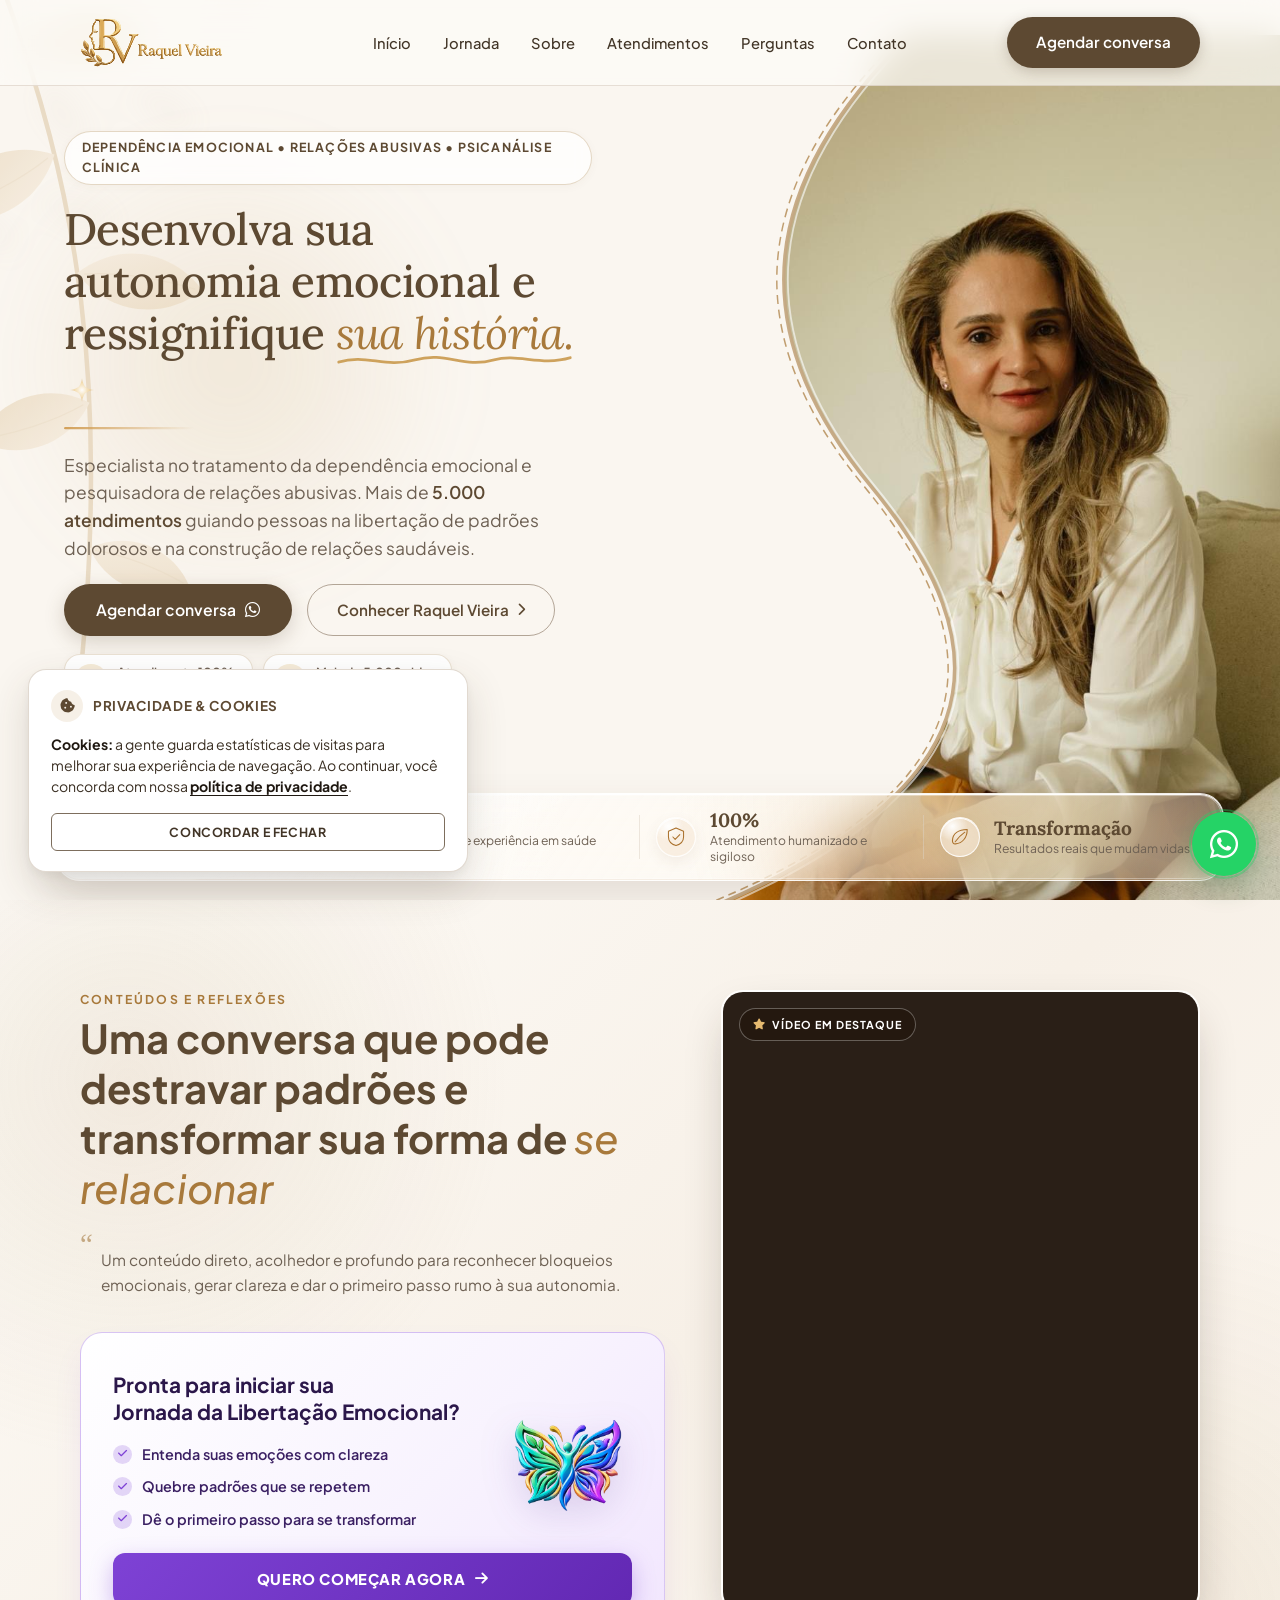
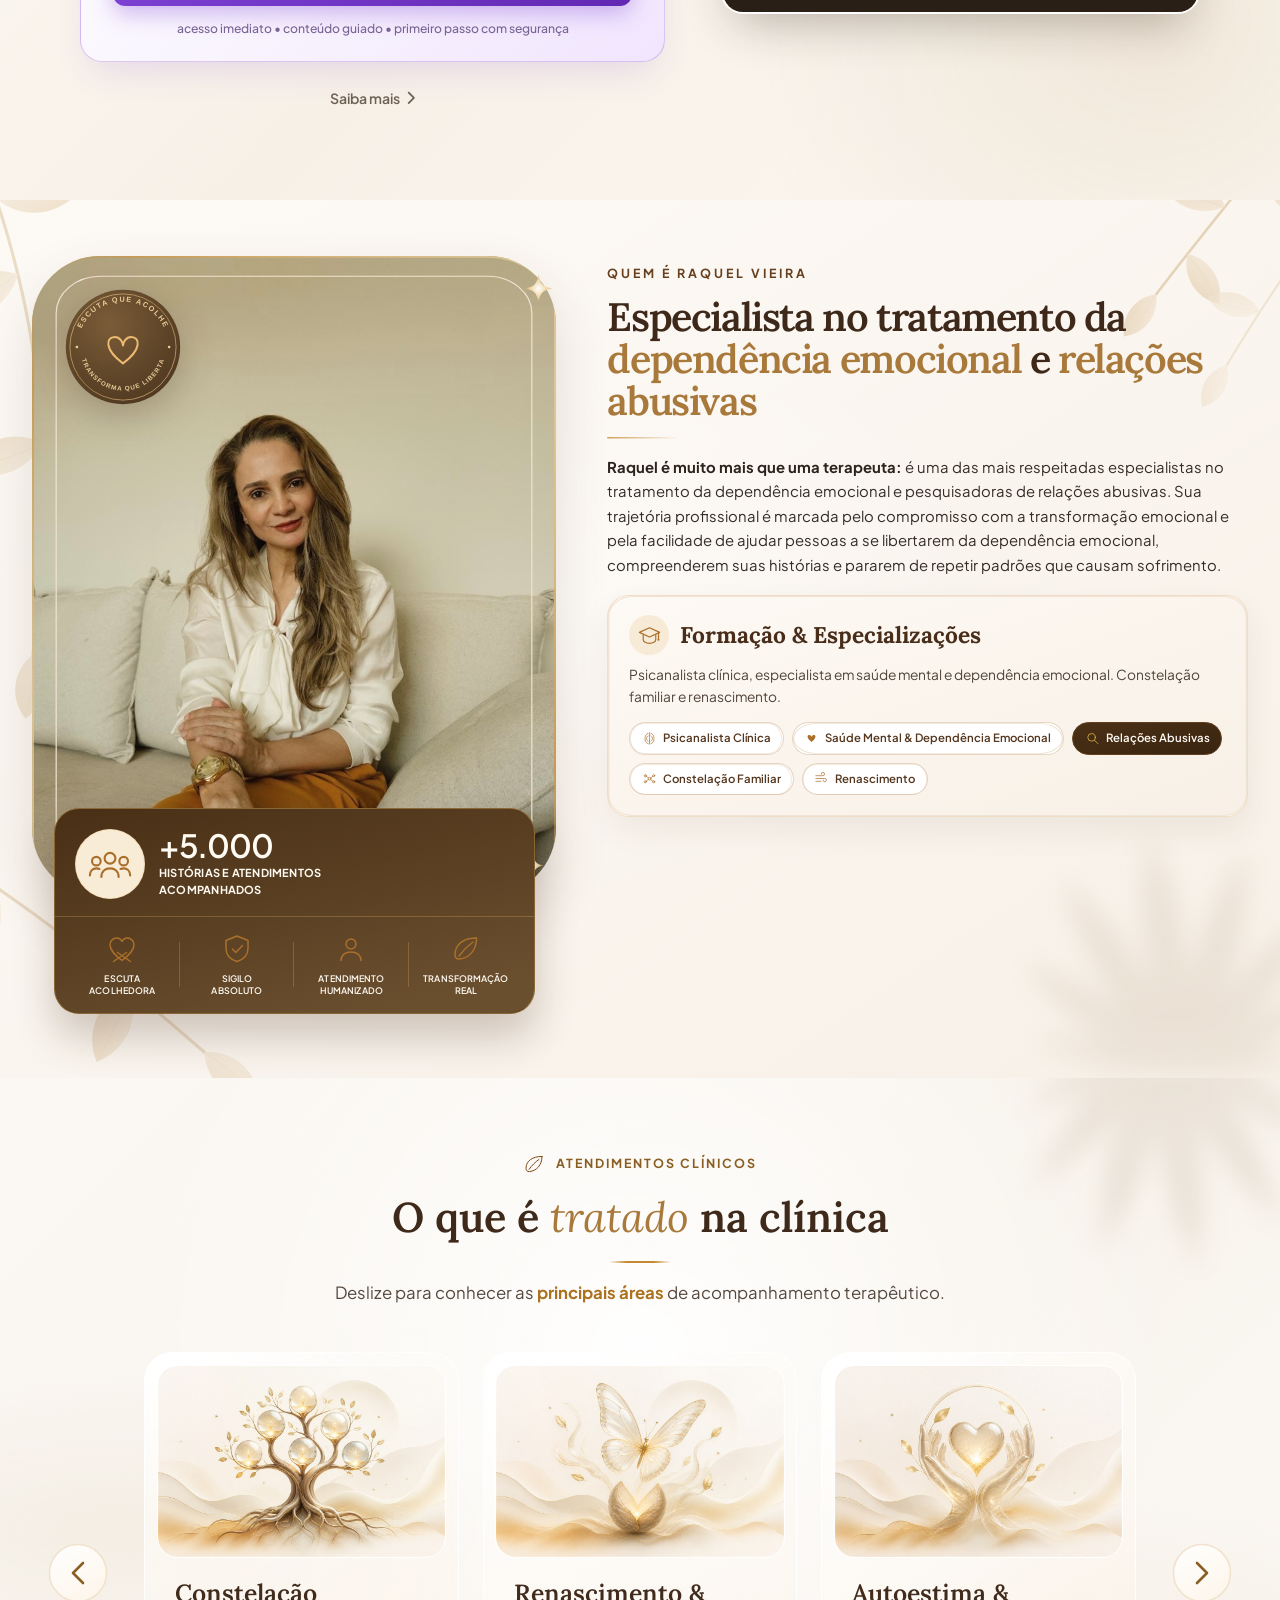
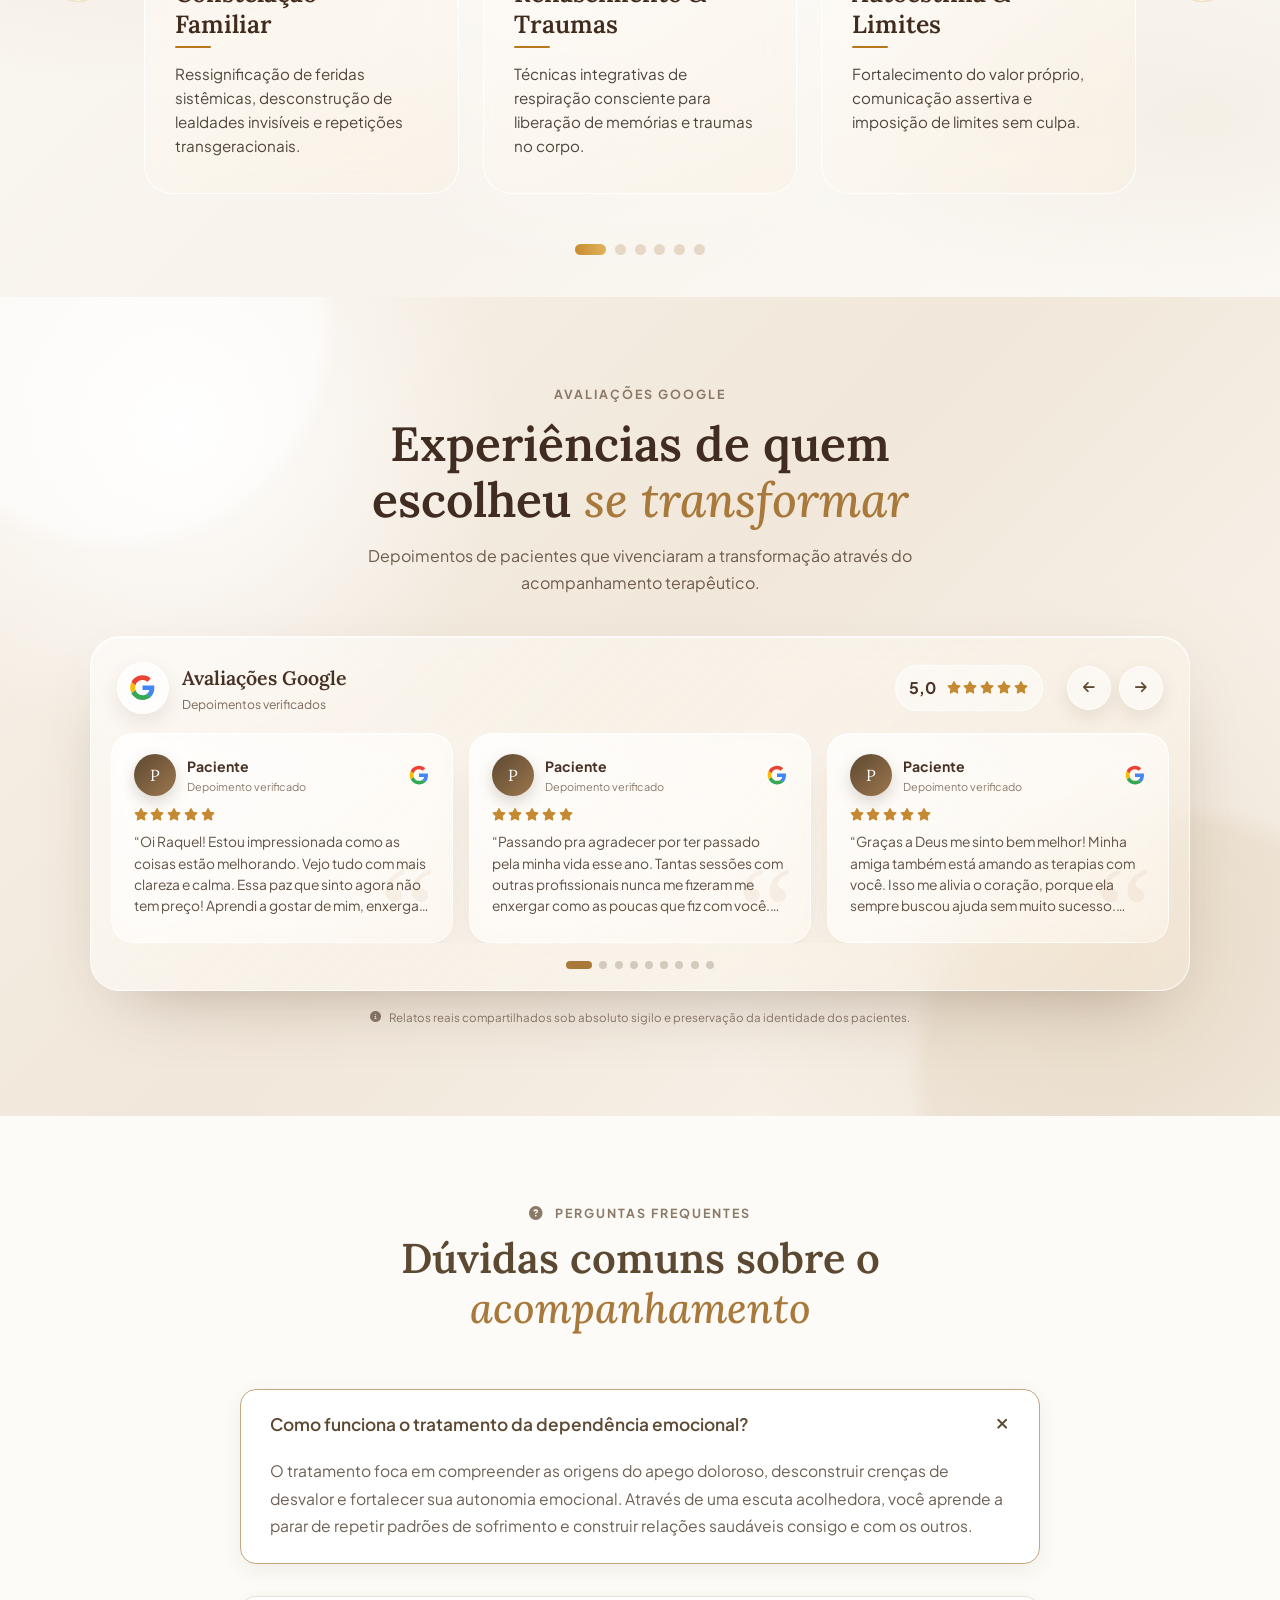
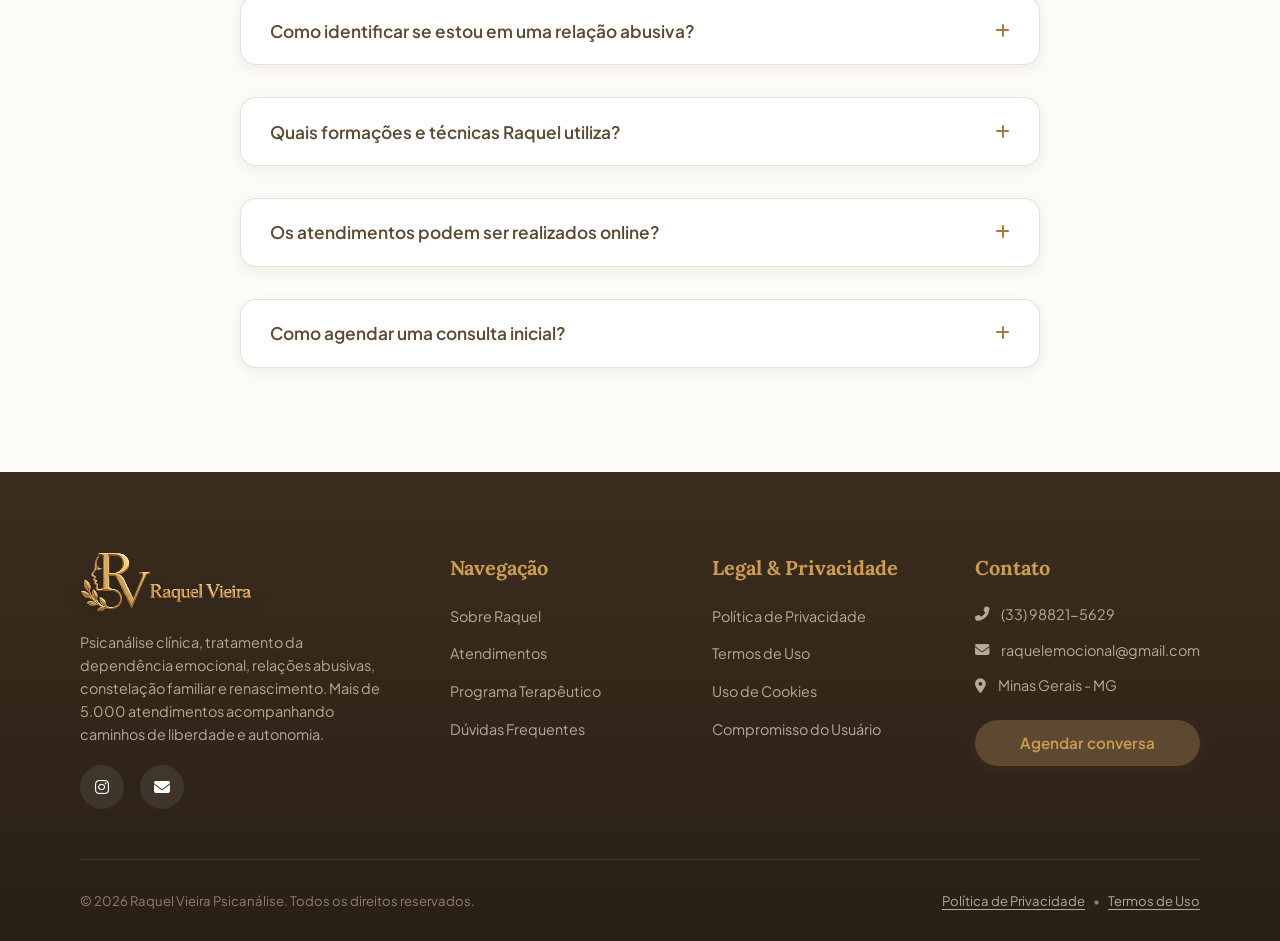
<file: index.html>
<!doctype html>
<html lang="pt-BR">
  <head>
    <meta charset="UTF-8" />
    <meta name="viewport" content="width=device-width, initial-scale=1.0" />
    <link rel="icon" type="image/png" href="assets/favicon/favicon-1.png" />
    <link rel="canonical" href="https://www.raquelvieiraemocional.com.br/" />
    <title>
      Raquel Vieira | Psicanálise, Dependência Emocional e Relações Abusivas
    </title>
    <meta name="robots" content="index, follow" />
    <link rel="canonical" href="https://www.raquelvieiraemocional.com.br/" />
    
    <meta
      name="description"
      content="Raquel Vieira atua com psicanálise clínica e acompanhamento voltado à dependência emocional, relações abusivas, autoestima e autonomia emocional."
    />

    <meta property="og:type" content="website" />
    <meta
      property="og:title"
      content="Raquel Vieira | Psicanálise, Dependência Emocional e Relações Abusivas"
    />
    <meta
      property="og:description"
      content="Psicanálise clínica e acompanhamento voltado à autonomia emocional, dependência emocional e relações abusivas."
    />
    <meta
      property="og:url"
      content="https://www.raquelvieiraemocional.com.br/"
    />
    <meta
      property="og:image"
      content="https://www.raquelvieiraemocional.com.br/imagens/raquel-hero.jpg"
    />
    <meta property="og:locale" content="pt_BR" />
    <meta property="og:site_name" content="Raquel Vieira" />

    <meta name="twitter:card" content="summary_large_image" />

    <meta
      name="twitter:title"
      content="Raquel Vieira | Psicanálise e Autonomia Emocional"
    />
    <meta
      name="twitter:description"
      content="Psicanálise clínica e acompanhamento para dependência emocional e relações abusivas."
    />
    <meta
      name="twitter:image"
      content="https://www.raquelvieiraemocional.com.br/imagens/raquel-hero.jpg"
    />

    <!-- Google Fonts -->
    <link rel="preconnect" href="https://fonts.googleapis.com" />
    <link rel="preconnect" href="https://fonts.gstatic.com" crossorigin />
    <link
      href="https://fonts.googleapis.com/css2?family=Lora:ital,wght@0,400;0,500;0,600;1,400;1,500&family=Libre+Caslon+Text:ital,wght@0,400;0,700;1,400&family=Plus+Jakarta+Sans:wght@300;400;500;600;700&family=Manrope:wght@300;400;500;600;700;800&display=swap"
      rel="stylesheet"
    />

    <!-- FontAwesome Icons -->
    <link
      rel="stylesheet"
      href="https://cdnjs.cloudflare.com/ajax/libs/font-awesome/6.4.0/css/all.min.css"
    />

    <script type="application/ld+json">
      {
        "@context": "https://schema.org",
        "@graph": [
          {
            "@type": "Person",
            "@id": "https://www.raquelvieiraemocional.com.br/#raquel-vieira",
            "name": "Raquel Vieira",
            "jobTitle": "Psicanalista Clínica",
            "url": "https://www.raquelvieiraemocional.com.br/",
            "description": "Raquel Vieira atua com psicanálise clínica, dependência emocional e relações abusivas."
          },
          {
            "@type": "WebSite",
            "@id": "https://www.raquelvieiraemocional.com.br/#website",
            "url": "https://www.raquelvieiraemocional.com.br/",
            "name": "Raquel Vieira",
            "description": "Psicanálise clínica, dependência emocional e relações abusivas.",
            "inLanguage": "pt-BR"
          }
        ]
      }
    </script>

    <!-- Main Stylesheet -->
    <link rel="stylesheet" href="css/styles.css" />
  </head>

  <body>
    <!-- Header & Navigation -->
    <header class="header" id="header">
      <div class="container header-container">
        <a href="#" class="logo-wrapper" title="Raquel Vieira Psicanálise">
          <img
            src="assets/svg/marca/raquel-vieira-logo.svg"
            alt="Logo Raquel Vieira"
            class="logo-img"
          />
        </a>

        <nav class="nav-center">
          <ul class="nav-menu" id="navMenu">
            <li><a href="#hero" class="nav-link">Início</a></li>
            <li><a href="#recursos" class="nav-link">Jornada</a></li>
            <li><a href="#sobre" class="nav-link">Sobre</a></li>
            <li><a href="#atendimentos" class="nav-link">Atendimentos</a></li>
            <li><a href="#perguntas" class="nav-link">Perguntas</a></li>
            <li><a href="#contato" class="nav-link">Contato</a></li>
            <li class="mobile-cta-only">
              <a href="#" class="btn btn-primary js-open-appointment"
                >Agendar conversa</a
              >
            </li>
          </ul>
        </nav>

        <div class="header-right">
          <a href="#" class="btn btn-primary header-cta-btn js-open-appointment"
            >Agendar conversa</a
          >
          <button
            class="mobile-toggle"
            id="mobileToggle"
            aria-label="Abrir menu"
          >
            <i class="fas fa-bars"></i>
          </button>
        </div>
      </div>
    </header>

    <main class="page-sections">
      <!-- Hero Section (Remodeled Full Width - Strict 100vh Viewport Fit) -->
      <section class="hero-full" id="hero">
        <!-- SVG ClipPath for Image S-Curve Contour -->
        <svg
          width="0"
          height="0"
          style="position: absolute; pointer-events: none"
        >
          <defs>
            <clipPath id="sCurveClip" clipPathUnits="objectBoundingBox">
              <path d="M 0.12,0 C 0.02,0.32 0.20,0.68 0.03,1 L 1,1 L 1,0 Z" />
            </clipPath>
          </defs>
        </svg>

        <div class="hero-main-wrapper">
          <!-- Left Content Column -->
          <div class="hero-left-col">
            <!-- Background Ambient Glow & Botanical Shadow Decors -->
            <div class="hero-ambient-glow" aria-hidden="true"></div>
            <img
              src="assets/svg/compartilhados/sombra-folhas-suave.svg"
              alt=""
              class="hero-ambient-foliage"
              aria-hidden="true"
            />
            <img
              src="assets/svg/compartilhados/folhagem-canto-esquerdo.svg"
              alt=""
              class="hero-foliage-left"
              aria-hidden="true"
            />

            <div class="hero-left-inner">
              <div class="hero-tag-pill">
                <span
                  >DEPENDÊNCIA EMOCIONAL • RELAÇÕES ABUSIVAS • PSICANÁLISE
                  CLÍNICA</span
                >
              </div>

              <h1 class="hero-title-main">
                Desenvolva sua<br />
                autonomia emocional e<br />
                <span class="hero-ressignifique">ressignifique</span>
                <span class="highlight-gold">sua história.</span>
                <img
                  src="assets/svg/compartilhados/sparkle.svg"
                  alt=""
                  class="hero-sparkle hero-sparkle-title"
                  aria-hidden="true"
                />
              </h1>

              <!-- Right Photo Column (Image Layered Behind Badges & Curve Separator Overlay) -->
              <div class="hero-right-col">
                <div class="hero-photo-container">
                  <!-- Background Photo Layer -->
                  <img
                    src="imagens/raquel-hero.jpg"
                    alt="Dra. Raquel Vieira - Psicanalista Especialista"
                    class="hero-photo-img bg-photo"
                  />

                  <!-- Organic S-Curve Partition Overlay -->
                  <div class="hero-curve-separator">
                    <svg
                      class="curve-svg"
                      viewBox="0 0 400 800"
                      preserveAspectRatio="none"
                      xmlns="http://www.w3.org/2000/svg"
                    >
                      <!-- Solid Background Filler Matching Left Column -->
                      <path
                        d="M0,0 L270,0 C120,130 100,260 230,400 C360,540 380,680 0,800 L0,800 Z"
                        fill="#faf6f0"
                      />
                      <!-- Primary Elegant Gold Contour Stroke -->
                      <path
                        d="M270,0 C120,130 100,260 230,400 C360,540 380,680 0,800"
                        stroke="#c4a882"
                        stroke-width="3.5"
                        fill="none"
                        opacity="0.95"
                      />
                      <!-- Secondary Delicate Dashed Accent Contour -->
                      <path
                        d="M263,0 C113,130 93,260 223,400 C353,540 373,680 0,795"
                        stroke="#a8793b"
                        stroke-width="1.5"
                        stroke-dasharray="8 5"
                        fill="none"
                        opacity="0.7"
                      />
                      <!-- Soft White Inner Highlight Glow Line -->
                      <path
                        d="M274,0 C124,130 104,260 234,400 C364,540 384,680 0,804"
                        stroke="#ffffff"
                        stroke-width="1.8"
                        fill="none"
                        opacity="0.6"
                      />
                    </svg>
                  </div>
                </div>
              </div>

              <p class="hero-subtitle-text">
                Especialista no tratamento da dependência emocional e
                pesquisadora de relações abusivas. Mais de
                <strong>5.000 atendimentos</strong> guiando pessoas na
                libertação de padrões dolorosos e na construção de relações
                saudáveis.
              </p>

              <div class="hero-cta-group">
                <a href="#" class="btn btn-hero-primary js-open-appointment">
                  Agendar conversa <i class="fab fa-whatsapp whatsapp-icon"></i>
                </a>
                <a href="#sobre" class="btn btn-hero-outline">
                  Conhecer Raquel Vieira
                  <i class="fas fa-chevron-right arrow-icon"></i>
                </a>
              </div>

              <div class="hero-trust-badges">
                <div class="hero-trust-badge">
                  <span class="trust-badge-icon"
                    ><img
                      src="assets/svg/compartilhados/icone-sigilo.svg"
                      alt=""
                      width="16"
                      height="16"
                  /></span>
                  <span class="trust-badge-text"
                    >Atendimento 100%<br />sigiloso e acolhedor</span
                  >
                </div>
                <div class="hero-trust-badge">
                  <span class="trust-badge-icon"
                    ><img
                      src="assets/svg/compartilhados/icone-grupo.svg"
                      alt=""
                      width="16"
                      height="16"
                  /></span>
                  <span class="trust-badge-text"
                    >Mais de 5.000 vidas<br />transformadas</span
                  >
                </div>
                <div class="hero-trust-badge">
                  <span class="trust-badge-icon"
                    ><img
                      src="assets/svg/sobre/icone-coracao-solido.svg"
                      alt=""
                      width="16"
                      height="16"
                  /></span>
                  <span class="trust-badge-text"
                    >Abordagem clínica<br />humanizada</span
                  >
                </div>
              </div>
            </div>
          </div>
        </div>

        <!-- Integrated Bottom Statistics Floating Bar -->
        <div class="container hero-stats-container">
          <div class="hero-stats-bar">
            <!-- Stat Item 1 -->
            <div class="hero-stat-card">
              <div class="stat-icon-circle">
                <img
                  src="assets/svg/compartilhados/icone-grupo.svg"
                  alt=""
                  width="22"
                  height="22"
                />
              </div>
              <div class="stat-details">
                <h3 class="stat-main-val">+5.000</h3>
                <p class="stat-sub-text">
                  Atendimentos realizados com excelência
                </p>
              </div>
            </div>

            <!-- Stat Item 2 -->
            <div class="hero-stat-card">
              <div class="stat-icon-circle">
                <img
                  src="assets/svg/compartilhados/icone-formatura.svg"
                  alt=""
                  width="22"
                  height="22"
                />
              </div>
              <div class="stat-details">
                <h3 class="stat-main-val">10+</h3>
                <p class="stat-sub-text">Anos de experiência em saúde mental</p>
              </div>
            </div>

            <!-- Stat Item 3 -->
            <div class="hero-stat-card">
              <div class="stat-icon-circle">
                <img
                  src="assets/svg/compartilhados/icone-sigilo.svg"
                  alt=""
                  width="22"
                  height="22"
                />
              </div>
              <div class="stat-details">
                <h3 class="stat-main-val">100%</h3>
                <p class="stat-sub-text">Atendimento humanizado e sigiloso</p>
              </div>
            </div>

            <!-- Stat Item 4 -->
            <div class="hero-stat-card">
              <div class="stat-icon-circle">
                <img
                  src="assets/svg/compartilhados/icone-folha.svg"
                  alt=""
                  width="22"
                  height="22"
                />
              </div>
              <div class="stat-details">
                <h3 class="stat-main-val">Transformação</h3>
                <p class="stat-sub-text">Resultados reais que mudam vidas</p>
              </div>
            </div>
          </div>
        </div>
      </section>

      <!-- Clinic Treatments Carousel Section (Redesigned from reference) -->
      <section class="clinic-carousel-section" id="atendimentos">
        <!-- Botanical Leaf Watermarks -->

        <img
          src="assets/svg/compartilhados/sombra-palmeira.svg"
          alt=""
          class="section-leaf-watermark leaf-wm-right"
        />

        <div class="container">
          <div class="section-header-center">
            <span class="section-tag">
              <img
                src="assets/svg/tratamentos/icone-folha.svg"
                alt=""
                class="tag-svg-icon"
              />
              ATENDIMENTOS CLÍNICOS
            </span>
            <h2 class="section-title">
              O que é <span class="highlight-gold">tratado</span> na clínica
            </h2>
            <p class="section-subtitle-center">
              Deslize para conhecer as <strong>principais áreas</strong> de
              acompanhamento terapêutico.
            </p>
          </div>

          <div class="carousel-wrapper">
            <button
              class="carousel-control prev-btn"
              id="carouselPrev"
              aria-label="Anterior"
            >
              <img src="assets/svg/tratamentos/botao-anterior.svg" alt="" />
            </button>

            <div class="carousel-track-container" id="carouselTrackContainer">
              <div class="carousel-track" id="carouselTrack">
                <!-- Slide 1: Constelação Familiar -->
                <div class="carousel-slide">
                  <div class="treatment-card">
                    <div class="treatment-visual">
                      <img
                        src="imagens/tratamentos/constelacao-familiar.jpg"
                        alt="Árvore de vidro simbolizando vínculos entre gerações"
                        loading="lazy"
                        decoding="async"
                      />
                    </div>
                    <div class="treatment-card-body">
                      <h3 class="treatment-title">Constelação<br />Familiar</h3>
                      <div class="treatment-title-line"></div>
                      <p class="treatment-desc">
                        Ressignificação de feridas sistêmicas, desconstrução de
                        lealdades invisíveis e repetições transgeracionais.
                      </p>
                    </div>
                  </div>
                </div>

                <!-- Slide 2: Renascimento & Traumas -->
                <div class="carousel-slide">
                  <div class="treatment-card">
                    <div class="treatment-visual">
                      <img
                        src="imagens/tratamentos/renascimento-traumas.jpg"
                        alt="Borboleta de vidro emergindo de um casulo"
                        loading="lazy"
                        decoding="async"
                      />
                    </div>
                    <div class="treatment-card-body">
                      <h3 class="treatment-title">
                        Renascimento &<br />Traumas
                      </h3>
                      <div class="treatment-title-line"></div>
                      <p class="treatment-desc">
                        Técnicas integrativas de respiração consciente para
                        liberação de memórias e traumas no corpo.
                      </p>
                    </div>
                  </div>
                </div>

                <!-- Slide 3: Autoestima & Limites -->
                <div class="carousel-slide">
                  <div class="treatment-card">
                    <div class="treatment-visual">
                      <img
                        src="imagens/tratamentos/autoestima-limites.jpg"
                        alt="Mãos de vidro protegendo um coração luminoso"
                        loading="lazy"
                        decoding="async"
                      />
                    </div>
                    <div class="treatment-card-body">
                      <h3 class="treatment-title">Autoestima &<br />Limites</h3>
                      <div class="treatment-title-line"></div>
                      <p class="treatment-desc">
                        Fortalecimento do valor próprio, comunicação assertiva e
                        imposição de limites sem culpa.
                      </p>
                    </div>
                  </div>
                </div>

                <!-- Slide 4: Dependência Emocional -->
                <div class="carousel-slide">
                  <div class="treatment-card">
                    <div class="treatment-visual">
                      <img
                        src="imagens/tratamentos/dependencia-emocional.jpg"
                        alt="Laços de vidro se abrindo em caminhos independentes"
                        loading="lazy"
                        decoding="async"
                      />
                    </div>
                    <div class="treatment-card-body">
                      <h3 class="treatment-title">
                        Dependência<br />Emocional
                      </h3>
                      <div class="treatment-title-line"></div>
                      <p class="treatment-desc">
                        Libertação de apegos dolorosos, resgate da autonomia e
                        superação do medo de ficar sós.
                      </p>
                    </div>
                  </div>
                </div>

                <!-- Slide 5: Relações Abusivas -->
                <div class="carousel-slide">
                  <div class="treatment-card">
                    <div class="treatment-visual">
                      <img
                        src="imagens/tratamentos/relacoes-abusivas.jpg"
                        alt="Escudo de vidro protegendo um novo ramo"
                        loading="lazy"
                        decoding="async"
                      />
                    </div>
                    <div class="treatment-card-body">
                      <h3 class="treatment-title">Relações<br />Abusivas</h3>
                      <div class="treatment-title-line"></div>
                      <p class="treatment-desc">
                        Identificação de manipulações (gaslighting), quebra de
                        ciclos nocivos e reconstrução da identidade.
                      </p>
                    </div>
                  </div>
                </div>

                <!-- Slide 6: Psicanálise & Ansiedade -->
                <div class="carousel-slide">
                  <div class="treatment-card">
                    <div class="treatment-visual">
                      <img
                        src="imagens/tratamentos/psicanalise-ansiedade.jpg"
                        alt="Silhueta de vidro com pensamentos se tornando serenos"
                        loading="lazy"
                        decoding="async"
                      />
                    </div>
                    <div class="treatment-card-body">
                      <h3 class="treatment-title">
                        Psicanálise &<br />Ansiedade
                      </h3>
                      <div class="treatment-title-line"></div>
                      <p class="treatment-desc">
                        Investigação de causas inconscientes, angústias
                        profundas e manejo do estado de alerta constante.
                      </p>
                    </div>
                  </div>
                </div>
              </div>
            </div>

            <button
              class="carousel-control next-btn"
              id="carouselNext"
              aria-label="Próximo"
            >
              <img src="assets/svg/tratamentos/botao-proximo.svg" alt="" />
            </button>
          </div>

          <!-- Pagination Dots -->
          <div class="carousel-dots" id="carouselDots"></div>
        </div>
      </section>

      <!-- About Section (Redesigned) -->
      <section class="about" id="sobre">
        <img
          src="assets/svg/compartilhados/sombra-palmeira.svg"
          alt=""
          class="about-treatment-palm"
          aria-hidden="true"
        />

        <div
          class="about-mobile-exclusive"
          aria-labelledby="about-mobile-title"
        >
          <span class="about-mobile-eyebrow">QUEM É RAQUEL VIEIRA</span>

          <h2 class="about-mobile-title" id="about-mobile-title">
            Especialista no tratamento da <em>dependência emocional</em> e
            relações abusivas
          </h2>

          <div class="about-mobile-divider" aria-hidden="true">
            <span></span>
            <img src="assets/svg/compartilhados/icone-folha.svg" alt="" />
            <span></span>
          </div>

          <p class="about-mobile-intro">
            Acolhedora, experiente e comprometida com a sua
            <strong>transformação.</strong> Ajudo homens e mulheres a
            <strong>romperem padrões</strong> de dependência emocional e
            relações abusivas e a reconstruírem uma
            <strong>vida mais leve e livre.</strong>
          </p>

          <div
            class="about-mobile-benefits"
            aria-label="Diferenciais do atendimento"
          >
            <div class="about-mobile-benefit">
              <img
                src="assets/svg/sobre/icone-escuta-acolhedora.svg"
                alt=""
                aria-hidden="true"
              />
              <span>Atendimento<br />acolhedor</span>
            </div>
            <div class="about-mobile-benefit">
              <img
                src="assets/svg/sobre/icone-usuario.svg"
                alt=""
                aria-hidden="true"
              />
              <span>Abordagem<br />humanizada</span>
            </div>
            <div class="about-mobile-benefit">
              <img
                src="assets/svg/compartilhados/icone-folha.svg"
                alt=""
                aria-hidden="true"
              />
              <span>Foco em transformação<br />emocional</span>
            </div>
          </div>

          <div class="about-mobile-formation">
            <div class="about-mobile-formation-heading">
              <span class="about-mobile-formation-icon">
                <img
                  src="assets/svg/compartilhados/icone-formatura.svg"
                  alt=""
                  aria-hidden="true"
                />
              </span>
              <h3>Formação &amp; Especializações</h3>
            </div>

            <p>
              Bases sólidas e abordagens integradas para um cuidado profundo e
              transformador.
            </p>

            <div class="about-mobile-tags">
              <span
                ><img
                  src="assets/svg/sobre/icone-psicanalise.svg"
                  alt=""
                  aria-hidden="true"
                />Psicanalista Clínica</span
              >
              <span
                ><img
                  src="assets/svg/sobre/icone-coracao-solido.svg"
                  alt=""
                  aria-hidden="true"
                />Saúde Mental</span
              >
              <span
                ><img
                  src="assets/svg/sobre/icone-usuario.svg"
                  alt=""
                  aria-hidden="true"
                />Dependência Emocional</span
              >
              <span class="is-featured"
                ><img
                  src="assets/svg/sobre/icone-lupa.svg"
                  alt=""
                  aria-hidden="true"
                />Relações Abusivas</span
              >
              <span
                ><img
                  src="assets/svg/sobre/icone-constelacao.svg"
                  alt=""
                  aria-hidden="true"
                />Constelação Familiar</span
              >
              <span
                ><img
                  src="assets/svg/sobre/icone-renascimento.svg"
                  alt=""
                  aria-hidden="true"
                />Renascimento</span
              >
            </div>
          </div>

          <a href="pages/jornada.html" class="about-mobile-cta">
            <i class="fas fa-wand-magic-sparkles" aria-hidden="true"></i>
            <span>Conhecer a trajetória</span>
            <i class="fas fa-chevron-right" aria-hidden="true"></i>
          </a>

          <p class="about-mobile-closing">
            SUA JORNADA DE TRANSFORMAÇÃO COMEÇA AQUI
          </p>
          <div class="about-mobile-closing-line" aria-hidden="true">
            <span></span><i class="far fa-heart"></i><span></span>
          </div>
        </div>

        <div class="container about-grid">
          <div class="about-img-col">
            <div class="about-img-box">
              <div class="about-rotating-seal">
                <img
                  src="assets/svg/sobre/selo-circular.svg"
                  alt="Escuta que acolhe, transforma que liberta"
                  class="seal-svg"
                />
              </div>

              <img
                src="imagens/raquel-sobre.jpg"
                alt="Raquel Vieira - Especialista em Dependência Emocional"
                class="about-photo"
              />
              <img
                src="assets/svg/sobre/moldura-foto.svg"
                alt=""
                class="about-photo-frame"
                aria-hidden="true"
              />
              <img
                src="assets/svg/compartilhados/sparkle.svg"
                alt=""
                class="about-sparkle about-sparkle-top"
                aria-hidden="true"
              />
              <img
                src="assets/svg/compartilhados/sparkle.svg"
                alt=""
                class="about-sparkle about-sparkle-bottom"
                aria-hidden="true"
              />

              <div class="about-profile-panel">
                <div class="about-experience-badge">
                  <div class="exp-icon">
                    <img
                      src="assets/svg/compartilhados/icone-grupo.svg"
                      alt=""
                      aria-hidden="true"
                    />
                  </div>
                  <div>
                    <span class="exp-number">+5.000</span>
                    <span class="exp-text"
                      >HISTÓRIAS E ATENDIMENTOS ACOMPANHADOS</span
                    >
                  </div>
                </div>

                <div class="about-values-row">
                  <div class="about-value-item">
                    <div class="about-value-icon">
                      <img
                        src="assets/svg/sobre/icone-escuta-acolhedora.svg"
                        alt=""
                        aria-hidden="true"
                      />
                    </div>
                    <span>ESCUTA<br />ACOLHEDORA</span>
                  </div>
                  <div class="about-value-item">
                    <div class="about-value-icon">
                      <img
                        src="assets/svg/compartilhados/icone-sigilo.svg"
                        alt=""
                        aria-hidden="true"
                      />
                    </div>
                    <span>SIGILO<br />ABSOLUTO</span>
                  </div>
                  <div class="about-value-item">
                    <div class="about-value-icon">
                      <img
                        src="assets/svg/sobre/icone-usuario.svg"
                        alt=""
                        aria-hidden="true"
                      />
                    </div>
                    <span>ATENDIMENTO<br />HUMANIZADO</span>
                  </div>
                  <div class="about-value-item">
                    <div class="about-value-icon">
                      <img
                        src="assets/svg/compartilhados/icone-folha.svg"
                        alt=""
                        aria-hidden="true"
                      />
                    </div>
                    <span>TRANSFORMAÇÃO<br />REAL</span>
                  </div>
                </div>
              </div>
            </div>
          </div>

          <div class="about-content">
            <span class="section-tag">QUEM É RAQUEL VIEIRA</span>
            <h2 class="section-title">
              Especialista no tratamento da
              <span class="highlight-gold">dependência emocional</span> e
              <span class="highlight-gold">relações abusivas</span>
            </h2>

            <p class="about-text Highlight-lead">
              <strong>Raquel é muito mais que uma terapeuta:</strong> é uma das
              mais respeitadas especialistas no tratamento da dependência
              emocional e pesquisadoras de relações abusivas. Sua trajetória
              profissional é marcada pelo compromisso com a transformação
              emocional e pela facilidade de ajudar pessoas a se libertarem da
              dependência emocional, compreenderem suas histórias e pararem de
              repetir padrões que causam sofrimento.
            </p>

            <div class="formacao-box">
              <h3 class="formacao-title">
                <span class="formacao-title-icon"
                  ><img
                    src="assets/svg/compartilhados/icone-formatura.svg"
                    alt=""
                    aria-hidden="true"
                /></span>
                Formação & Especializações
              </h3>
              <p class="formacao-desc">
                Psicanalista clínica, especialista em saúde mental e dependência
                emocional. Constelação familiar e renascimento.
              </p>
              <div class="formacao-tags">
                <span class="tag-pill"
                  ><img
                    src="assets/svg/sobre/icone-psicanalise.svg"
                    alt=""
                    aria-hidden="true"
                  />
                  Psicanalista Clínica</span
                >
                <span class="tag-pill"
                  ><img
                    src="assets/svg/sobre/icone-coracao-solido.svg"
                    alt=""
                    aria-hidden="true"
                  />
                  Saúde Mental & Dependência Emocional</span
                >
                <span class="tag-pill"
                  ><img
                    src="assets/svg/sobre/icone-lupa.svg"
                    alt=""
                    aria-hidden="true"
                  />
                  Relações Abusivas</span
                >
                <span class="tag-pill"
                  ><img
                    src="assets/svg/sobre/icone-constelacao.svg"
                    alt=""
                    aria-hidden="true"
                  />
                  Constelação Familiar</span
                >
                <span class="tag-pill"
                  ><img
                    src="assets/svg/sobre/icone-renascimento.svg"
                    alt=""
                    aria-hidden="true"
                  />
                  Renascimento</span
                >
              </div>
            </div>
          </div>
        </div>
      </section>

      <!-- Reflections / Content Section (Redesigned per Reference Image) -->
      <section class="reflections" id="recursos">
        <!-- Ambient Background Decors -->

        <div class="container reflections-container">
          <div class="reflections-grid">
            <!-- Left Column: Eyebrow, Title, Quote, Tags & Purple Card -->
            <div class="reflections-left-col">
              <span class="reflections-eyebrow">CONTEÚDOS E REFLEXÕES</span>
              <h2 class="reflections-main-title">
                Uma conversa que pode destravar padrões e transformar sua forma
                de <em class="title-italic-gold">se relacionar</em>
              </h2>

              <div class="reflections-quote-box">
                <span class="quote-mark" aria-hidden="true">“</span>
                <p class="reflections-intro-desc">
                  Um conteúdo direto, acolhedor e profundo para reconhecer
                  bloqueios emocionais, gerar clareza e dar o primeiro passo
                  rumo à sua autonomia.
                </p>
              </div>

              <!-- Purple CTA Card (Jornada Card) -->
              <div class="reflections-jornada-card">
                <div class="jornada-card-icon">
                  <img
                    src="logoOFC/icone-vendas.png"
                    alt="Jornada da Libertação Emocional"
                  />
                </div>
                <h3 class="jornada-card-title">
                  Pronta para iniciar sua<br />Jornada da Libertação Emocional?
                </h3>
                <ul class="jornada-card-bullets">
                  <li>
                    <span class="bullet-check"
                      ><i class="fas fa-check"></i
                    ></span>
                    <span>Entenda suas emoções com clareza</span>
                  </li>
                  <li>
                    <span class="bullet-check"
                      ><i class="fas fa-check"></i
                    ></span>
                    <span>Quebre padrões que se repetem</span>
                  </li>
                  <li>
                    <span class="bullet-check"
                      ><i class="fas fa-check"></i
                    ></span>
                    <span>Dê o primeiro passo para se transformar</span>
                  </li>
                </ul>
                <a href="pages/jornada.html" class="btn jornada-card-cta">
                  QUERO COMEÇAR AGORA <i class="fas fa-arrow-right"></i>
                </a>
                <div class="jornada-card-footer-meta">
                  <span>acesso imediato</span> • <span>conteúdo guiado</span> •
                  <span>primeiro passo com segurança</span>
                </div>
              </div>

              <div class="reflections-saiba-mais-wrapper">
                <a
                  href="pages/jornada.html"
                  class="reflections-saiba-mais-link"
                >
                  Saiba mais <i class="fas fa-chevron-right"></i>
                </a>
              </div>
            </div>

            <!-- Right Column: Vertical Video Card & Meta Row -->
            <div class="reflections-right-col">
              <div class="reflections-video-card">
                <div class="reflections-video-thumb">
                  <iframe
                    id="reflectionsInlineVideo"
                    class="reflections-inline-video"
                    src="https://www.youtube-nocookie.com/embed/FmHg2FjA4x4?enablejsapi=1&autoplay=1&mute=1&loop=1&playlist=FmHg2FjA4x4&controls=0&rel=0&modestbranding=1&disablekb=1&iv_load_policy=3&playsinline=1&vq=hd1080"
                    title="Vídeo Raquel Vieira"
                    frameborder="0"
                    allow="
                      accelerometer;
                      autoplay;
                      clipboard-write;
                      encrypted-media;
                      gyroscope;
                      picture-in-picture;
                    "
                  ></iframe>
                  <span class="reflections-video-badge"
                    ><i class="fas fa-star"></i> VÍDEO EM DESTAQUE</span
                  >
                  <div
                    class="reflections-video-controls"
                    aria-label="Controles do vídeo"
                  >
                    <input
                      id="reflectionsVideoProgress"
                      class="reflections-video-progress"
                      type="range"
                      min="0"
                      max="100"
                      step="0.1"
                      value="0"
                      aria-label="Progresso do vídeo"
                    />
                    <div class="reflections-video-controls-row">
                      <button
                        id="reflectionsVideoPlay"
                        class="reflections-video-control-btn"
                        type="button"
                        aria-label="Pausar vídeo"
                        title="Pausar"
                      >
                        <i class="fas fa-pause" aria-hidden="true"></i>
                      </button>
                      <span
                        id="reflectionsVideoTime"
                        class="reflections-video-time"
                        >0:00 / 0:00</span
                      >
                      <span class="reflections-video-controls-spacer"></span>
                      <button
                        id="reflectionsVideoMute"
                        class="reflections-video-control-btn"
                        type="button"
                        aria-label="Ativar som"
                        title="Ativar som"
                      >
                        <i class="fas fa-volume-mute" aria-hidden="true"></i>
                      </button>
                      <button
                        id="reflectionsVideoFullscreen"
                        class="reflections-video-control-btn"
                        type="button"
                        aria-label="Abrir em tela cheia"
                        title="Tela cheia"
                      >
                        <i class="fas fa-expand" aria-hidden="true"></i>
                      </button>
                    </div>
                  </div>
                </div>
              </div>
            </div>
          </div>
        </div>
      </section>

      <!-- Demonstrative Google Reviews Section -->
      <section
        class="google-reviews-section"
        id="avaliacoes"
        aria-labelledby="googleReviewsTitle"
      >
        <div class="container">
          <div class="section-header-center google-reviews-heading">
            <span class="section-tag google-reviews-tag">
              AVALIAÇÕES GOOGLE
            </span>
            <h2 class="section-title" id="googleReviewsTitle">
              Experiências de quem<br />
              escolheu <em class="title-italic-gold">se transformar</em>
            </h2>
            <p>
              Depoimentos de pacientes que vivenciaram a transformação através
              do acompanhamento terapêutico.
            </p>
          </div>

          <div class="google-reviews-glass">
            <div class="google-reviews-summary">
              <div class="google-summary-brand">
                <span class="google-logo-orb"
                  ><img src="assets/svg/avaliacoes/google-g.svg" alt="Google"
                /></span>
                <div>
                  <strong>Avaliações Google</strong>
                  <span>Depoimentos verificados</span>
                </div>
              </div>

              <div class="google-summary-rating" aria-label="Nota 5 de 5">
                <strong>5,0</strong>
                <span class="google-stars" aria-hidden="true">
                  <i class="fas fa-star"></i><i class="fas fa-star"></i
                  ><i class="fas fa-star"></i><i class="fas fa-star"></i
                  ><i class="fas fa-star"></i>
                </span>
              </div>

              <div class="google-reviews-controls">
                <button
                  type="button"
                  id="googleReviewPrev"
                  aria-label="Avaliação anterior"
                >
                  <i class="fas fa-arrow-left" aria-hidden="true"></i>
                </button>
                <button
                  type="button"
                  id="googleReviewNext"
                  aria-label="Próxima avaliação"
                >
                  <i class="fas fa-arrow-right" aria-hidden="true"></i>
                </button>
              </div>
            </div>

            <div class="google-reviews-viewport" id="googleReviewsViewport">
              <div class="google-reviews-track" id="googleReviewsTrack">
                <article class="google-review-card">
                  <div class="google-review-person">
                    <span class="google-review-avatar">P</span>
                    <div>
                      <strong>Paciente</strong
                      ><span>Depoimento verificado</span>
                    </div>
                    <img
                      src="assets/svg/avaliacoes/google-g.svg"
                      alt=""
                      aria-hidden="true"
                    />
                  </div>
                  <div class="google-review-stars" aria-label="5 de 5 estrelas">
                    <i class="fas fa-star"></i><i class="fas fa-star"></i
                    ><i class="fas fa-star"></i><i class="fas fa-star"></i
                    ><i class="fas fa-star"></i>
                  </div>
                  <p>
                    “Oi Raquel! Estou impressionada como as coisas estão
                    melhorando. Vejo tudo com mais clareza e calma. Essa paz que
                    sinto agora não tem preço! Aprendi a gostar de mim, enxergar
                    meu valor e me posicionar.”
                  </p>
                </article>

                <article class="google-review-card">
                  <div class="google-review-person">
                    <span class="google-review-avatar">P</span>
                    <div>
                      <strong>Paciente</strong
                      ><span>Depoimento verificado</span>
                    </div>
                    <img
                      src="assets/svg/avaliacoes/google-g.svg"
                      alt=""
                      aria-hidden="true"
                    />
                  </div>
                  <div class="google-review-stars" aria-label="5 de 5 estrelas">
                    <i class="fas fa-star"></i><i class="fas fa-star"></i
                    ><i class="fas fa-star"></i><i class="fas fa-star"></i
                    ><i class="fas fa-star"></i>
                  </div>
                  <p>
                    “Passando pra agradecer por ter passado pela minha vida esse
                    ano. Tantas sessões com outras profissionais nunca me
                    fizeram me enxergar como as poucas que fiz com você. Você é
                    uma pessoa iluminada!”
                  </p>
                </article>

                <article class="google-review-card">
                  <div class="google-review-person">
                    <span class="google-review-avatar">P</span>
                    <div>
                      <strong>Paciente</strong
                      ><span>Depoimento verificado</span>
                    </div>
                    <img
                      src="assets/svg/avaliacoes/google-g.svg"
                      alt=""
                      aria-hidden="true"
                    />
                  </div>
                  <div class="google-review-stars" aria-label="5 de 5 estrelas">
                    <i class="fas fa-star"></i><i class="fas fa-star"></i
                    ><i class="fas fa-star"></i><i class="fas fa-star"></i
                    ><i class="fas fa-star"></i>
                  </div>
                  <p>
                    “Graças a Deus me sinto bem melhor! Minha amiga também está
                    amando as terapias com você. Isso me alivia o coração,
                    porque ela sempre buscou ajuda sem muito sucesso. Gratidão!”
                  </p>
                </article>

                <article class="google-review-card">
                  <div class="google-review-person">
                    <span class="google-review-avatar">P</span>
                    <div>
                      <strong>Paciente</strong
                      ><span>Depoimento verificado</span>
                    </div>
                    <img
                      src="assets/svg/avaliacoes/google-g.svg"
                      alt=""
                      aria-hidden="true"
                    />
                  </div>
                  <div class="google-review-stars" aria-label="5 de 5 estrelas">
                    <i class="fas fa-star"></i><i class="fas fa-star"></i
                    ><i class="fas fa-star"></i><i class="fas fa-star"></i
                    ><i class="fas fa-star"></i>
                  </div>
                  <p>
                    “Preciso te dizer o quão incrível é fazer pequenos
                    movimentos e as coisas mudarem tanto! Essa semana minha vida
                    mudou da água para o vinho. Estou maravilhada! Gratidão!🙏”
                  </p>
                </article>

                <article class="google-review-card">
                  <div class="google-review-person">
                    <span class="google-review-avatar">P</span>
                    <div>
                      <strong>Paciente</strong
                      ><span>Depoimento verificado</span>
                    </div>
                    <img
                      src="assets/svg/avaliacoes/google-g.svg"
                      alt=""
                      aria-hidden="true"
                    />
                  </div>
                  <div class="google-review-stars" aria-label="5 de 5 estrelas">
                    <i class="fas fa-star"></i><i class="fas fa-star"></i
                    ><i class="fas fa-star"></i><i class="fas fa-star"></i
                    ><i class="fas fa-star"></i>
                  </div>
                  <p>
                    “Quero muito dizer o tanto que as coisas mudaram depois das
                    sessões. Meu relacionamento mudou demais, não tenho mais
                    aquele ciúme e medo de ficar só. Hoje sinto mais disposição
                    e paz.”
                  </p>
                </article>

                <article class="google-review-card">
                  <div class="google-review-person">
                    <span class="google-review-avatar">P</span>
                    <div>
                      <strong>Paciente</strong
                      ><span>Depoimento verificado</span>
                    </div>
                    <img
                      src="assets/svg/avaliacoes/google-g.svg"
                      alt=""
                      aria-hidden="true"
                    />
                  </div>
                  <div class="google-review-stars" aria-label="5 de 5 estrelas">
                    <i class="fas fa-star"></i><i class="fas fa-star"></i
                    ><i class="fas fa-star"></i><i class="fas fa-star"></i
                    ><i class="fas fa-star"></i>
                  </div>
                  <p>
                    “Queria agradecer pela transformação que tá acontecendo na
                    minha vida. Consegui me libertar daquele relacionamento que
                    me adoecia. Hoje não aceito abusos, pois sei o meu valor.”
                  </p>
                </article>

                <article class="google-review-card">
                  <div class="google-review-person">
                    <span class="google-review-avatar">P</span>
                    <div>
                      <strong>Paciente</strong
                      ><span>Depoimento verificado</span>
                    </div>
                    <img
                      src="assets/svg/avaliacoes/google-g.svg"
                      alt=""
                      aria-hidden="true"
                    />
                  </div>
                  <div class="google-review-stars" aria-label="5 de 5 estrelas">
                    <i class="fas fa-star"></i><i class="fas fa-star"></i
                    ><i class="fas fa-star"></i><i class="fas fa-star"></i
                    ><i class="fas fa-star"></i>
                  </div>
                  <p>
                    “Nem sei como te agradecer pelo tanto que conseguiu mudar na
                    minha vida. Hoje sou outra pessoa. Até meu médico ficou
                    surpreso e retirou medicamentos. Sou muito grata!”
                  </p>
                </article>

                <article class="google-review-card">
                  <div class="google-review-person">
                    <span class="google-review-avatar">P</span>
                    <div>
                      <strong>Paciente</strong
                      ><span>Depoimento verificado</span>
                    </div>
                    <img
                      src="assets/svg/avaliacoes/google-g.svg"
                      alt=""
                      aria-hidden="true"
                    />
                  </div>
                  <div class="google-review-stars" aria-label="5 de 5 estrelas">
                    <i class="fas fa-star"></i><i class="fas fa-star"></i
                    ><i class="fas fa-star"></i><i class="fas fa-star"></i
                    ><i class="fas fa-star"></i>
                  </div>
                  <p>
                    “Queria agradecer pela transformação que estou tendo na
                    minha vida. Estou fazendo os exercícios e me cuidando. Nunca
                    acreditei que tivesse solução para aquela dor que sentia.”
                  </p>
                </article>

                <article class="google-review-card">
                  <div class="google-review-person">
                    <span class="google-review-avatar">P</span>
                    <div>
                      <strong>Paciente</strong
                      ><span>Depoimento verificado</span>
                    </div>
                    <img
                      src="assets/svg/avaliacoes/google-g.svg"
                      alt=""
                      aria-hidden="true"
                    />
                  </div>
                  <div class="google-review-stars" aria-label="5 de 5 estrelas">
                    <i class="fas fa-star"></i><i class="fas fa-star"></i
                    ><i class="fas fa-star"></i><i class="fas fa-star"></i
                    ><i class="fas fa-star"></i>
                  </div>
                  <p>
                    “Agradeço imensamente pelas sessões! Tive o melhor fim de
                    ano da minha vida. Consegui participar das comemorações em
                    família em paz, sem me sentir sufocada como antes.”
                  </p>
                </article>

                <article class="google-review-card">
                  <div class="google-review-person">
                    <span class="google-review-avatar">P</span>
                    <div>
                      <strong>Paciente</strong
                      ><span>Depoimento verificado</span>
                    </div>
                    <img
                      src="assets/svg/avaliacoes/google-g.svg"
                      alt=""
                      aria-hidden="true"
                    />
                  </div>
                  <div class="google-review-stars" aria-label="5 de 5 estrelas">
                    <i class="fas fa-star"></i><i class="fas fa-star"></i
                    ><i class="fas fa-star"></i><i class="fas fa-star"></i
                    ><i class="fas fa-star"></i>
                  </div>
                  <p>
                    “Faço questão de te dizer o quanto foi importante essa
                    terapia. Hoje sei o que é sentir paz, dormir melhor e
                    principalmente dizer não para quem se aproveitava da minha
                    bondade.”
                  </p>
                </article>

                <article class="google-review-card">
                  <div class="google-review-person">
                    <span class="google-review-avatar">P</span>
                    <div>
                      <strong>Paciente</strong
                      ><span>Depoimento verificado</span>
                    </div>
                    <img
                      src="assets/svg/avaliacoes/google-g.svg"
                      alt=""
                      aria-hidden="true"
                    />
                  </div>
                  <div class="google-review-stars" aria-label="5 de 5 estrelas">
                    <i class="fas fa-star"></i><i class="fas fa-star"></i
                    ><i class="fas fa-star"></i><i class="fas fa-star"></i
                    ><i class="fas fa-star"></i>
                  </div>
                  <p>
                    “Você não faz ideia do quanto minha vida mudou. Não foi
                    fácil olhar pro meu passado, mas foi tão libertador! Não tem
                    preço saber me posicionar e ter vontade de viver.”
                  </p>
                </article>
              </div>
            </div>

            <div
              class="google-reviews-dots"
              id="googleReviewDots"
              aria-label="Navegação das avaliações"
            ></div>
          </div>

          <p class="google-reviews-disclaimer">
            <i class="fas fa-circle-info" aria-hidden="true"></i>
            <span
              >Relatos reais compartilhados sob absoluto sigilo e preservação da
              identidade dos pacientes.</span
            >
          </p>
        </div>
      </section>

      <!-- FAQ Section -->
      <section
        class="faq"
        id="perguntas"
        style="position: relative; overflow: hidden"
      >
        <div class="container">
          <div class="section-header-center">
            <span class="section-tag"
              ><i class="fas fa-circle-question"></i> PERGUNTAS FREQUENTES</span
            >
            <h2 class="section-title">
              Dúvidas comuns sobre o
              <em class="title-italic-gold">acompanhamento</em>
            </h2>
          </div>

          <div class="faq-wrapper">
            <div class="faq-item active">
              <button class="faq-question">
                <span
                  >Como funciona o tratamento da dependência emocional?</span
                >
                <i class="fas fa-plus faq-icon"></i>
              </button>
              <div class="faq-answer">
                <p>
                  O tratamento foca em compreender as origens do apego doloroso,
                  desconstruir crenças de desvalor e fortalecer sua autonomia
                  emocional. Através de uma escuta acolhedora, você aprende a
                  parar de repetir padrões de sofrimento e construir relações
                  saudáveis consigo e com os outros.
                </p>
              </div>
            </div>

            <div class="faq-item">
              <button class="faq-question">
                <span>Como identificar se estou em uma relação abusiva?</span>
                <i class="fas fa-plus faq-icon"></i>
              </button>
              <div class="faq-answer">
                <p>
                  Relações abusivas vão muito além da violência física —
                  envolvem manipulação psicológica, invalidação de sentimentos e
                  perda gradual de autonomia. No espaço terapêutico, analisamos
                  com ética e sigilo a sua história para que você possa retomar
                  o controle da sua vida.
                </p>
              </div>
            </div>

            <div class="faq-item">
              <button class="faq-question">
                <span>Quais formações e técnicas Raquel utiliza?</span>
                <i class="fas fa-plus faq-icon"></i>
              </button>
              <div class="faq-answer">
                <p>
                  Raquel Vieira é psicanalista clínica, especialista em saúde
                  mental e dependência emocional, com formação e atuação em
                  Constelação Familiar e Renascimento (Rebirthing), integrando
                  saberes para uma transformação profunda.
                </p>
              </div>
            </div>

            <div class="faq-item">
              <button class="faq-question">
                <span>Os atendimentos podem ser realizados online?</span>
                <i class="fas fa-plus faq-icon"></i>
              </button>
              <div class="faq-answer">
                <p>
                  Sim! Os atendimentos são oferecidos tanto na modalidade
                  presencial quanto online (via videochamada segura e sigilosa),
                  garantindo o mesmo nível de acolhimento e privacidade para
                  pacientes no Brasil e no exterior.
                </p>
              </div>
            </div>

            <div class="faq-item">
              <button class="faq-question">
                <span>Como agendar uma consulta inicial?</span>
                <i class="fas fa-plus faq-icon"></i>
              </button>
              <div class="faq-answer">
                <p>
                  Basta clicar em qualquer botão "Agendar conversa" na página
                  para entrar em contato diretamente via WhatsApp ou preencher o
                  formulário rápido de agendamento.
                </p>
              </div>
            </div>
          </div>
        </div>
      </section>
    </main>

    <!-- Footer -->
    <footer class="footer" id="contato">
      <div class="container">
        <div class="footer-top">
          <div class="footer-brand">
            <img
              src="assets/svg/marca/raquel-vieira-logo.svg"
              alt="Raquel Vieira"
              class="logo-img"
            />
            <p>
              Psicanálise clínica, tratamento da dependência emocional, relações
              abusivas, constelação familiar e renascimento. Mais de 5.000
              atendimentos acompanhando caminhos de liberdade e autonomia.
            </p>
            <div class="social-links" style="margin-top: 1.2rem">
              <a
                href="https://www.instagram.com/raquelvieiraterapeuta?igsi=MWZnZmdjNHNtY3V4YQ=="
                class="social-icon"
                title="Instagram"
                aria-label="Abrir o Instagram de Raquel Vieira"
                target="_blank"
                rel="noopener noreferrer"
              >
                <i class="fab fa-instagram" aria-hidden="true"></i>
              </a>
              <a
                href="mailto:raquelemocional@gmail.com"
                class="social-icon"
                title="E-mail"
                aria-label="Enviar e-mail para Raquel Vieira"
              >
                <i class="fas fa-envelope" aria-hidden="true"></i>
              </a>
            </div>
          </div>

          <div>
            <h4 class="footer-column-title">Navegação</h4>
            <ul class="footer-links">
              <li><a href="#sobre">Sobre Raquel</a></li>
              <li><a href="#atendimentos">Atendimentos</a></li>
              <li><a href="pages/jornada.html">Programa Terapêutico</a></li>
              <li><a href="#perguntas">Dúvidas Frequentes</a></li>
            </ul>
          </div>

          <div>
            <h4 class="footer-column-title">Legal & Privacidade</h4>
            <ul class="footer-links">
              <li>
                <a href="pages/termos-privacidade.html#privacidade"
                  >Política de Privacidade</a
                >
              </li>
              <li>
                <a href="pages/termos-privacidade.html#termos">Termos de Uso</a>
              </li>
              <li>
                <a href="pages/termos-privacidade.html#cookies"
                  >Uso de Cookies</a
                >
              </li>
              <li>
                <a href="pages/termos-privacidade.html#compromisso"
                  >Compromisso do Usuário</a
                >
              </li>
            </ul>
          </div>

          <div>
            <h4 class="footer-column-title">Contato</h4>
            <ul class="contact-info">
              <li><i class="fas fa-phone-alt"></i> (33) 98821-5629</li>
              <li>
                <i class="fas fa-envelope"></i>
                <a href="mailto:raquelemocional@gmail.com"
                  >raquelemocional@gmail.com</a
                >
              </li>
              <li><i class="fas fa-map-marker-alt"></i> Minas Gerais - MG</li>
            </ul>
            <div style="margin-top: 1.4rem">
              <button
                class="btn btn-footer js-open-appointment"
                style="width: 100%"
              >
                Agendar conversa
              </button>
            </div>
          </div>
        </div>

        <div class="footer-bottom">
          <div>
            © 2026 Raquel Vieira Psicanálise. Todos os direitos reservados.
          </div>
          <div class="footer-bottom-links">
            <a href="pages/termos-privacidade.html#privacidade"
              >Política de Privacidade</a
            >
            •
            <a href="pages/termos-privacidade.html#termos">Termos de Uso</a>
          </div>
        </div>
      </div>
    </footer>

    <!-- Floating WhatsApp Button -->
    <a
      href="https://wa.me/553388215629?text=Ol%C3%A1%2C%20gostaria%20de%20agendar%20uma%20conversa."
      class="whatsapp-float"
      target="_blank"
      rel="noopener noreferrer"
      aria-label="Conversar pelo WhatsApp"
      title="Conversar pelo WhatsApp"
    >
      <i class="fab fa-whatsapp" aria-hidden="true"></i>
    </a>

    <!-- Appointment Modal -->
    <div class="modal-backdrop" id="appointmentModal">
      <div class="modal-card">
        <button class="modal-close js-close-modal" aria-label="Fechar">
          <i class="fas fa-times"></i>
        </button>
        <h3 class="modal-title">Agendar conversa</h3>
        <p class="modal-desc">
          Preencha seus dados para iniciar seu contato direto via WhatsApp com a
          Dra. Raquel Vieira.
        </p>

        <form id="appointmentForm">
          <div class="form-group">
            <label for="fieldName" class="form-label">Nome Completo</label>
            <input
              type="text"
              id="fieldName"
              class="form-input"
              placeholder="Seu nome"
              required
            />
          </div>

          <div class="form-group">
            <label for="fieldPhone" class="form-label"
              >Telefone / WhatsApp</label
            >
            <input
              type="tel"
              id="fieldPhone"
              class="form-input"
              placeholder="(11) 99999-9999"
              maxlength="15"
              inputmode="numeric"
              autocomplete="tel"
              required
            />
          </div>

          <div class="form-group">
            <label for="fieldMessage" class="form-label"
              >Mensagem (opcional)</label
            >
            <textarea
              id="fieldMessage"
              class="form-input"
              placeholder="Como posso te ajudar no momento?"
            ></textarea>
          </div>

          <button type="submit" class="btn btn-primary" style="width: 100%">
            Enviar mensagem no WhatsApp <i class="fab fa-whatsapp"></i>
          </button>
        </form>
      </div>
    </div>

    <!-- Interactive Detail Modal -->
    <div class="modal-backdrop" id="detailModal">
      <div class="modal-card detail-modal-card">
        <button class="modal-close js-close-modal" aria-label="Fechar">
          <i class="fas fa-times"></i>
        </button>
        <div class="detail-modal-header">
          <div class="detail-modal-icon" id="detailModalIcon">
            <i class="fas fa-sparkles"></i>
          </div>
          <div>
            <span class="detail-modal-category" id="detailModalCategory"
              >ÁREA DE ATUAÇÃO</span
            >
            <h3 class="detail-modal-title" id="detailModalTitle">Título</h3>
          </div>
        </div>
        <div class="detail-modal-body">
          <p id="detailModalDesc" class="detail-modal-desc">Descrição...</p>

          <div class="detail-highlights-box">
            <h4>
              <i class="fas fa-check-circle"></i> O que é trabalhado neste
              acompanhamento:
            </h4>
            <ul id="detailModalList" class="detail-modal-list">
              <!-- Dynamic items populated via JS -->
            </ul>
          </div>
        </div>
        <div class="detail-modal-footer">
          <button
            class="btn btn-primary js-open-appointment"
            style="width: 100%"
          >
            Agendar conversa sobre este tema <i class="fab fa-whatsapp"></i>
          </button>
        </div>
      </div>
    </div>

    <!-- Privacy Policy Modal -->
    <div
      class="modal-backdrop"
      id="privacyModal"
      role="dialog"
      aria-modal="true"
      aria-labelledby="privacyModalTitle"
    >
      <div class="modal-card privacy-modal-card">
        <button class="modal-close js-close-modal" aria-label="Fechar">
          <i class="fas fa-times"></i>
        </button>
        <div class="privacy-modal-header">
          <div class="privacy-modal-icon">
            <i class="fas fa-shield-alt"></i>
          </div>
          <div>
            <span class="detail-modal-category">TRANSPARÊNCIA E ÉTICA</span>
            <h3
              class="modal-title"
              id="privacyModalTitle"
              style="margin-bottom: 0"
            >
              Política de Privacidade & Cookies
            </h3>
          </div>
        </div>
        <div class="privacy-modal-body">
          <h4>1. Compromisso com a sua Privacidade</h4>
          <p>
            Valorizamos a sua privacidade e o sigilo absoluto. Suas informações
            e dados de navegação são tratados em estrita conformidade com a Lei
            Geral de Proteção de Dados (LGPD - Lei nº 13.709/2018) e os
            princípios éticos da prática psicanalítica.
          </p>

          <h4>2. O que são e como usamos Cookies?</h4>
          <p>
            Cookies são pequenos arquivos salvos no seu dispositivo para
            registrar preferências e gerar estatísticas anônimas de visitas,
            garantindo que o site funcione com rapidez, segurança e proporcione
            a melhor experiência de navegação.
          </p>

          <h4>3. Coleta e Tratamento de Informações</h4>
          <p>
            Os dados preenchidos nos formulários de contato ou direcionados para
            agendamento via WhatsApp são utilizados única e exclusivamente para
            o contato direto e atendimento clínico com a Dra. Raquel Vieira. Não
            realizamos qualquer compartilhamento com terceiros.
          </p>

          <h4>4. Seus Direitos</h4>
          <p>
            Você pode, a qualquer momento, solicitar esclarecimentos sobre o
            tratamento dos seus dados ou a exclusão de qualquer registro de
            contato através do e-mail:
            <strong>raquelemocional@gmail.com</strong>.
          </p>
          <div
            class="privacy-modal-footer"
            style="display: flex; gap: 12px; flex-wrap: wrap"
          >
            <a
              href="pages/termos-privacidade.html"
              class="btn"
              style="
                background: var(--c-bg-alt);
                color: var(--c-dark);
                border: 1px solid rgba(188, 170, 151, 0.5);
                flex: 1;
                text-align: center;
                text-decoration: none;
                font-size: 0.88rem;
              "
              >Ver Termos Completos
              <i
                class="fas fa-arrow-up-right-from-square"
                style="font-size: 0.75rem"
              ></i
            ></a>
            <button
              type="button"
              class="btn btn-primary js-close-modal"
              style="flex: 1; font-size: 0.88rem"
            >
              Entendi e Concordo
            </button>
          </div>
        </div>
      </div>
    </div>

    <!-- 5-Second Course Transition Loading Screen Overlay -->
    <div
      class="course-transition-overlay"
      id="courseTransitionOverlay"
      aria-hidden="true"
    >
      <div class="transition-content-box">
        <div class="transition-logo-circle">
          <img
            src="logoOFC/icone-vendas.png"
            alt="Borboleta Jornada da Libertação"
            class="transition-logo-img"
          />
        </div>

        <h3 class="transition-title">Jornada da Libertação Emocional</h3>

        <p class="transition-subtitle" id="transitionStatusText">
          Preparando a sua experiência de transformação...
        </p>

        <div class="transition-progress-wrapper">
          <div class="transition-progress-bar" id="transitionProgressBar"></div>
        </div>

        <div class="transition-timer-badge">
          <i class="fas fa-spinner fa-spin"></i>
          <span id="transitionTimerBadgeText"
            >Redirecionando em
            <strong id="transitionTimerCount">1</strong>s...</span
          >
        </div>
      </div>
    </div>

    <!-- Floating Cookie Consent Popup Card -->
    <div
      class="cookie-banner floating-cookie"
      id="cookieBanner"
      role="region"
      aria-label="Aviso de Cookies"
    >
      <div class="cookie-banner-container">
        <div class="cookie-banner-header">
          <span class="cookie-banner-icon"
            ><i class="fas fa-cookie-bite"></i
          ></span>
          <span class="cookie-banner-heading">Privacidade & Cookies</span>
        </div>
        <p class="cookie-banner-text">
          <strong>Cookies:</strong> a gente guarda estatísticas de visitas para
          melhorar sua experiência de navegação. Ao continuar, você concorda com
          nossa
          <a href="#" class="cookie-policy-link" id="cookiePolicyBtn"
            >política de privacidade</a
          >.
        </p>
        <div class="cookie-banner-actions">
          <button type="button" class="cookie-banner-btn" id="cookieAcceptBtn">
            CONCORDAR E FECHAR
          </button>
        </div>
      </div>
    </div>

    <!-- Main JavaScript File -->
    <script src="js/main.js"></script>
  </body>
</html>
</file>
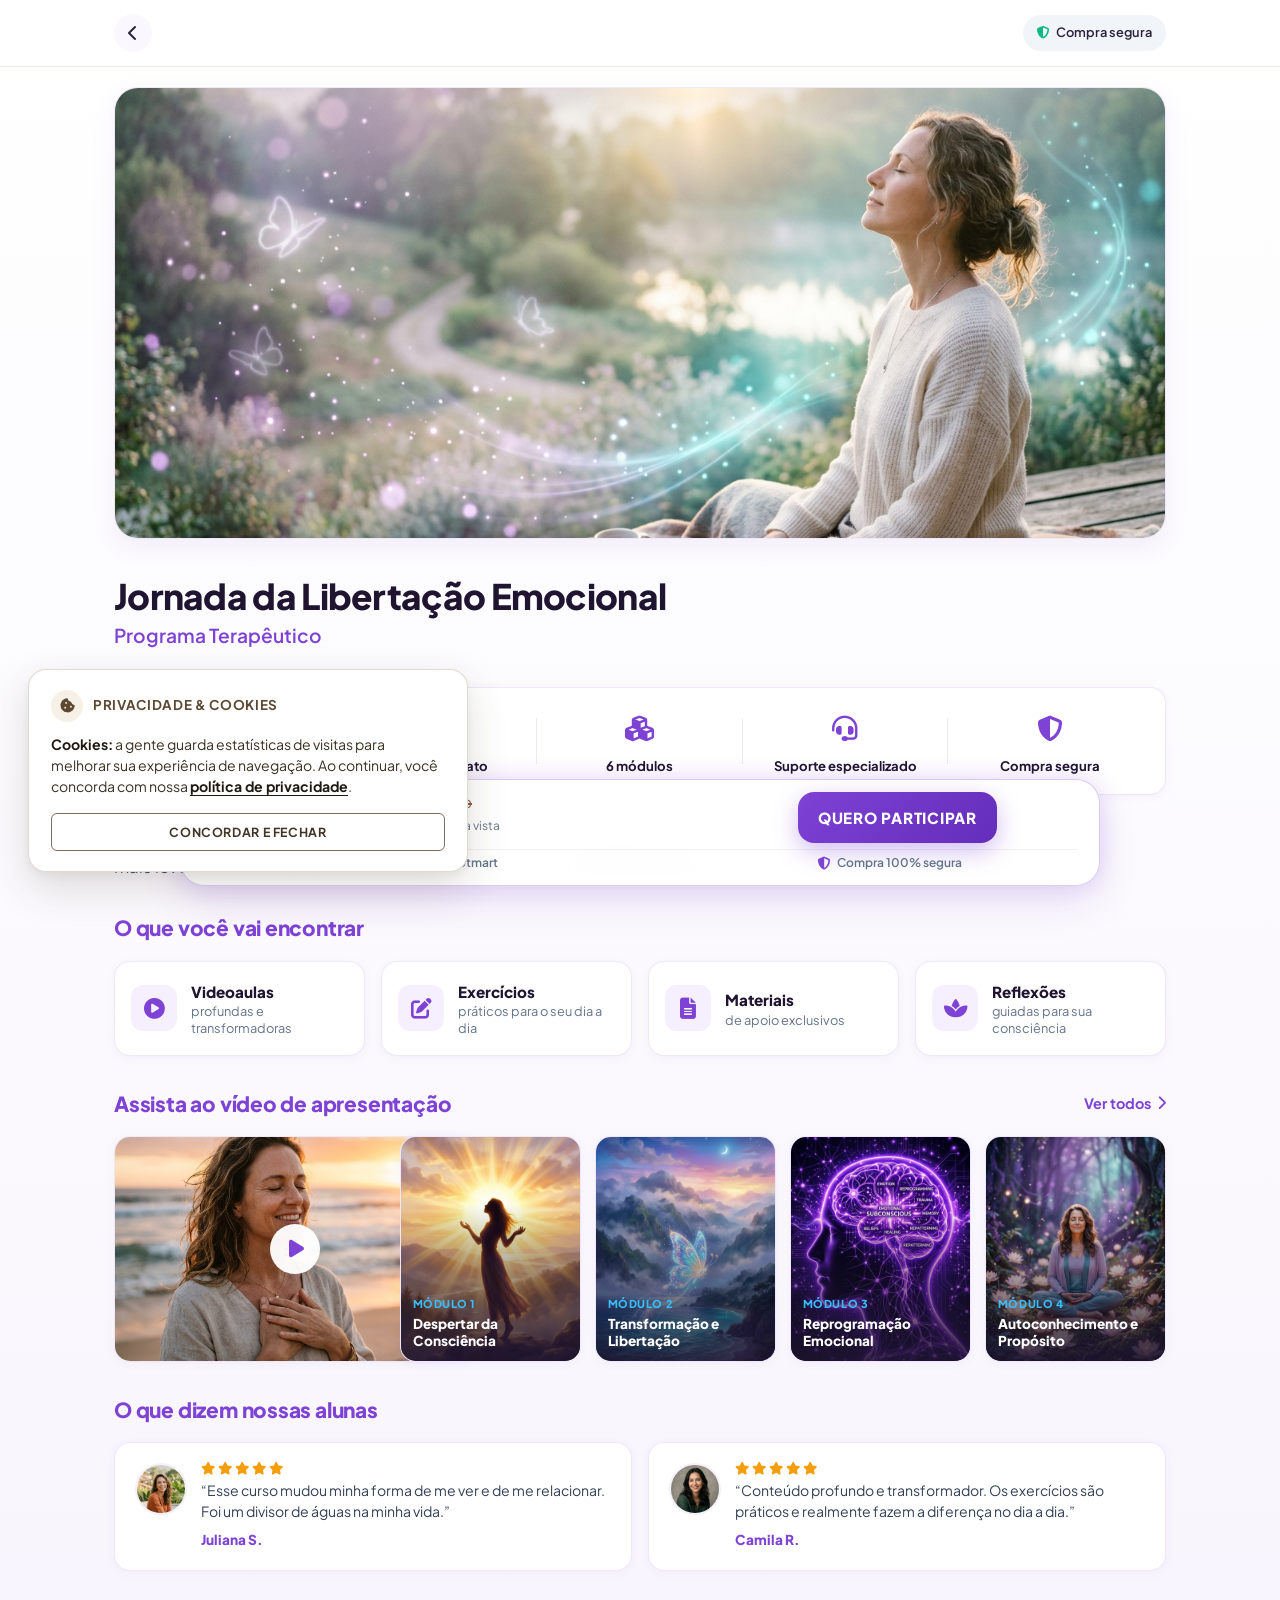
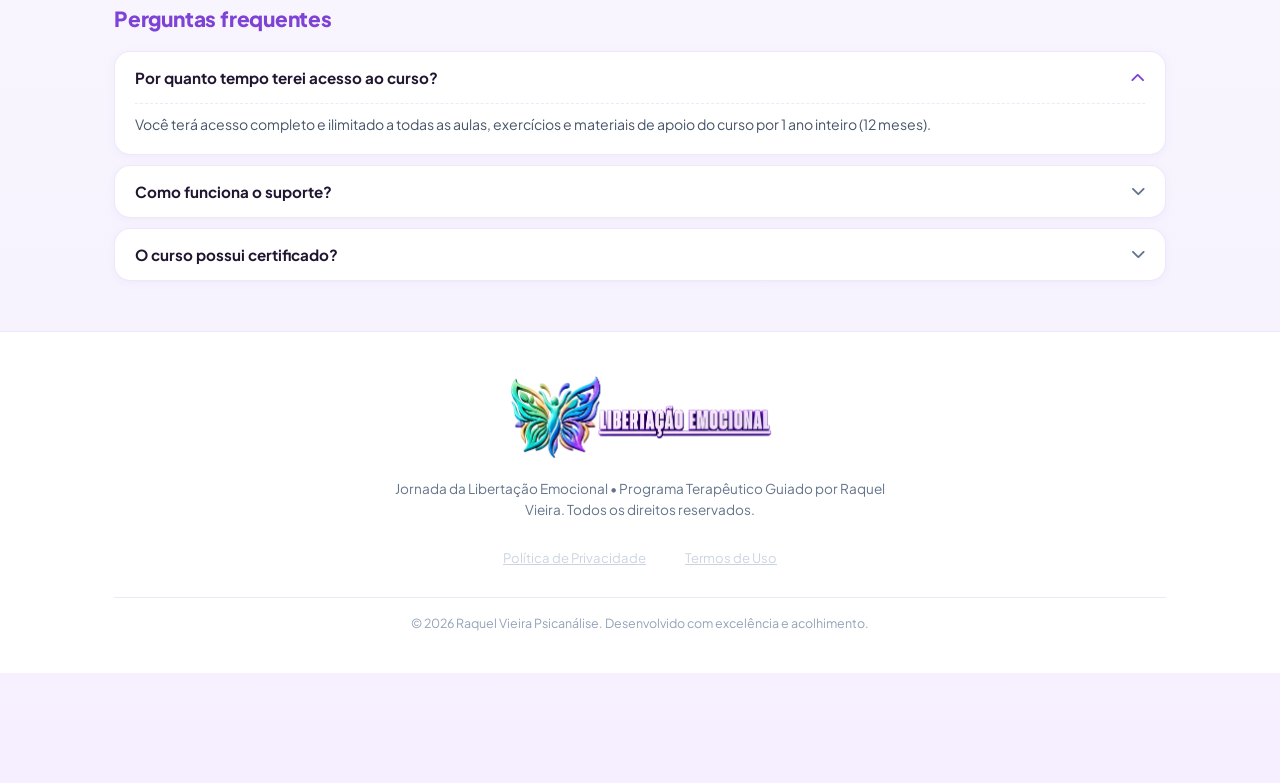
<file: pages/index.html>
<!DOCTYPE html>
<html lang="pt-BR">
<head>
  <meta charset="UTF-8" />
  <meta name="viewport" content="width=device-width, initial-scale=1.0" />
  <link rel="icon" type="image/png" href="../logoOFC/icone-vendas.png" />
  <title>Jornada da Libertação Emocional | Programa Terapêutico</title>
  <meta name="description" content="Entenda suas emoções, quebre padrões que te limitam e viva com mais leveza, clareza e propósito. Programa terapêutico guiado com Raquel Vieira." />

  <!-- Google Fonts -->
  <link rel="preconnect" href="https://fonts.googleapis.com" />
  <link rel="preconnect" href="https://fonts.gstatic.com" crossorigin />
  <link href="https://fonts.googleapis.com/css2?family=Plus+Jakarta+Sans:wght@400;500;600;700;800&family=Lora:ital,wght@0,500;0,600;1,400&display=swap" rel="stylesheet" />

  <!-- FontAwesome Icons -->
  <link rel="stylesheet" href="https://cdnjs.cloudflare.com/ajax/libs/font-awesome/6.4.0/css/all.min.css" />

  <!-- Page Stylesheet -->
  <link rel="stylesheet" href="../css/jornada.css" />
</head>
<body>

  <!-- Top Navbar Header -->
  <header class="sales-header">
    <div class="sales-header-inner">
      <a href="../index.html" class="back-button" aria-label="Voltar para a página inicial" title="Voltar ao início">
        <i class="fas fa-chevron-left"></i>
      </a>

      <div class="header-security-badge">
        <i class="fas fa-shield-halved"></i>
        <span>Compra segura</span>
      </div>
    </div>
  </header>

  <!-- Main Sales Content Container (Desktop Optimized) -->
  <div class="app-container">
    <main class="sales-main">

      <!-- Hero Banner Card -->
      <section class="hero-card">
        <div class="hero-banner-wrapper">
          <img src="../imagens/jornada_hero_banner.jpg" alt="Jornada da Libertação Emocional" class="hero-banner-img" />
        </div>
      </section>

      <!-- Main Course Title Block -->
      <section class="course-title-block">
        <h1 class="main-course-title">Jornada da Libertação Emocional</h1>
        <h2 class="main-course-subtitle">Programa Terapêutico</h2>
      </section>

      <!-- Feature Highlights Horizontal Strip (5 Columns Desktop) -->
      <section class="features-strip" aria-label="Destaques do programa">
        <div class="feature-strip-item">
          <div class="feature-icon-wrapper">
            <i class="fas fa-desktop"></i>
          </div>
          <span class="feature-strip-text">100% online</span>
        </div>

        <div class="feature-strip-item">
          <div class="feature-icon-wrapper">
            <i class="fas fa-bolt-lightning"></i>
          </div>
          <span class="feature-strip-text">Acesso imediato</span>
        </div>

        <div class="feature-strip-item">
          <div class="feature-icon-wrapper">
            <i class="fas fa-cubes"></i>
          </div>
          <span class="feature-strip-text">6 módulos</span>
        </div>

        <div class="feature-strip-item">
          <div class="feature-icon-wrapper">
            <i class="fas fa-headset"></i>
          </div>
          <span class="feature-strip-text">Suporte especializado</span>
        </div>

        <div class="feature-strip-item">
          <div class="feature-icon-wrapper">
            <i class="fas fa-shield-halved"></i>
          </div>
          <span class="feature-strip-text">Compra segura</span>
        </div>
      </section>

      <!-- Intro Description Text -->
      <section class="intro-description">
        <p>
          Uma jornada terapêutica guiada para você entender suas emoções, quebre padrões que te limitam e viver com mais leveza, clareza e propósito. Do autoconhecimento à <strong>transformação</strong>.
        </p>
      </section>

      <!-- "O que você vai encontrar" Section (4 Columns Desktop Grid) -->
      <section class="section-block" id="metodo">
        <h3 class="section-purple-title">O que você vai encontrar</h3>
        <div class="what-you-find-grid">
          
          <div class="find-card">
            <div class="find-icon-box">
              <i class="fas fa-circle-play"></i>
            </div>
            <div class="find-card-content">
              <span class="find-card-title">Videoaulas</span>
              <span class="find-card-sub">profundas e transformadoras</span>
            </div>
          </div>

          <div class="find-card">
            <div class="find-icon-box">
              <i class="fas fa-pen-to-square"></i>
            </div>
            <div class="find-card-content">
              <span class="find-card-title">Exercícios</span>
              <span class="find-card-sub">práticos para o seu dia a dia</span>
            </div>
          </div>

          <div class="find-card">
            <div class="find-icon-box">
              <i class="fas fa-file-lines"></i>
            </div>
            <div class="find-card-content">
              <span class="find-card-title">Materiais</span>
              <span class="find-card-sub">de apoio exclusivos</span>
            </div>
          </div>

          <div class="find-card">
            <div class="find-icon-box">
              <i class="fas fa-spa"></i>
            </div>
            <div class="find-card-content">
              <span class="find-card-title">Reflexões</span>
              <span class="find-card-sub">guiadas para sua consciência</span>
            </div>
          </div>

        </div>
      </section>

      <!-- Presentation Video & Modules Section -->
      <section class="section-block" id="modulos">
        <div class="section-header-flex">
          <h3 class="section-purple-title">Assista ao vídeo de apresentação</h3>
          <a href="#modulos" class="section-link-action">Ver todos <i class="fas fa-chevron-right"></i></a>
        </div>

        <div class="carousel-relative-container">
          <div class="modules-carousel">

            <!-- Card 1: Video Presentation Thumbnail -->
            <div class="carousel-card video-main-card js-video-trigger" title="Assistir vídeo de apresentação">
              <img src="../imagens/video_thumb.jpg" alt="Vídeo de Apresentação" class="card-img-cover" />
              <div class="video-play-btn">
                <i class="fas fa-play"></i>
              </div>
              <span class="video-duration-badge">02:45</span>
            </div>

            <!-- Card 2: Module 1 -->
            <div class="carousel-card">
              <img src="../imagens/modulo1.jpg" alt="Módulo 1: Despertar da Consciência" class="card-img-cover" />
              <div class="card-gradient-overlay">
                <span class="module-tag">MÓDULO 1</span>
                <span class="module-title">Despertar da Consciência</span>
              </div>
            </div>

            <!-- Card 3: Module 2 -->
            <div class="carousel-card">
              <img src="../imagens/modulo2.jpg" alt="Módulo 2: Transformação e Libertação" class="card-img-cover" />
              <div class="card-gradient-overlay">
                <span class="module-tag">MÓDULO 2</span>
                <span class="module-title">Transformação e Libertação</span>
              </div>
            </div>

            <!-- Card 4: Module 3 -->
            <div class="carousel-card">
              <img src="../imagens/modulo3.jpg" alt="Módulo 3: Reprogramação Emocional" class="card-img-cover" />
              <div class="card-gradient-overlay">
                <span class="module-tag">MÓDULO 3</span>
                <span class="module-title">Reprogramação Emocional</span>
              </div>
            </div>

            <!-- Card 5: Module 4 -->
            <div class="carousel-card">
              <img src="../imagens/modulo4.jpg" alt="Módulo 4: Autoconhecimento e Propósito" class="card-img-cover" />
              <div class="card-gradient-overlay">
                <span class="module-tag">MÓDULO 4</span>
                <span class="module-title">Autoconhecimento e Propósito</span>
              </div>
            </div>

          </div>
        </div>
      </section>

      <!-- Testimonials Section -->
      <section class="section-block" id="depoimentos">
        <h3 class="section-purple-title">O que dizem nossas alunas</h3>
        <div class="testimonials-grid">

          <div class="testimonial-card">
            <img src="../imagens/aluna_juliana.jpg" alt="Juliana S." class="testimonial-avatar" />
            <div class="testimonial-body">
              <div class="testimonial-stars">
                <i class="fas fa-star"></i>
                <i class="fas fa-star"></i>
                <i class="fas fa-star"></i>
                <i class="fas fa-star"></i>
                <i class="fas fa-star"></i>
              </div>
              <p class="testimonial-quote">
                “Esse curso mudou minha forma de me ver e de me relacionar. Foi um divisor de águas na minha vida.”
              </p>
              <span class="testimonial-author">Juliana S.</span>
            </div>
          </div>

          <div class="testimonial-card">
            <img src="../imagens/aluna_camila.jpg" alt="Camila R." class="testimonial-avatar" />
            <div class="testimonial-body">
              <div class="testimonial-stars">
                <i class="fas fa-star"></i>
                <i class="fas fa-star"></i>
                <i class="fas fa-star"></i>
                <i class="fas fa-star"></i>
                <i class="fas fa-star"></i>
              </div>
              <p class="testimonial-quote">
                “Conteúdo profundo e transformador. Os exercícios são práticos e realmente fazem a diferença no dia a dia.”
              </p>
              <span class="testimonial-author">Camila R.</span>
            </div>
          </div>

        </div>
      </section>

      <!-- FAQ Section -->
      <section class="section-block" id="perguntas">
        <h3 class="section-purple-title">Perguntas frequentes</h3>
        <div class="faq-accordion-list">

          <div class="faq-item active">
            <button class="faq-header" aria-expanded="true">
              <span>Por quanto tempo terei acesso ao curso?</span>
              <i class="fas fa-chevron-down"></i>
            </button>
            <div class="faq-body">
              <p class="faq-content">
                Você terá acesso completo e ilimitado a todas as aulas, exercícios e materiais de apoio do curso por 1 ano inteiro (12 meses).
              </p>
            </div>
          </div>

          <div class="faq-item">
            <button class="faq-header" aria-expanded="false">
              <span>Como funciona o suporte?</span>
              <i class="fas fa-chevron-down"></i>
            </button>
            <div class="faq-body">
              <p class="faq-content">
                Nosso suporte é individual e especializado. Você poderá enviar suas dúvidas diretamente na plataforma abaixo de cada aula e nossa equipe terapêutica responderá com carinho e atenção.
              </p>
            </div>
          </div>

          <div class="faq-item">
            <button class="faq-header" aria-expanded="false">
              <span>O curso possui certificado?</span>
              <i class="fas fa-chevron-down"></i>
            </button>
            <div class="faq-body">
              <p class="faq-content">
                Sim! Ao concluir a assiduidade de todos os 6 módulos do Programa Terapêutico, você receberá um Certificado de Conclusão exclusivo.
              </p>
            </div>
          </div>

        </div>
      </section>

    </main>
  </div>

  <!-- Fixed Bottom Checkout CTA Bar (Exact Reference Layout) -->
  <aside class="sticky-checkout-bar" aria-label="Barra de inscrição rápida">
    <div class="checkout-row-top">
      <div class="price-details">
        <div class="price-installments">
          <span class="price-label-sm">12x de</span>
          <span class="price-val-highlight">R$83,90</span>
        </div>
        <div class="price-divider"></div>
        <div class="price-cash">
          <span class="price-original">Valor total: <s>R$997,00</s></span>
          <span class="price-offer-row">
            <span class="price-cash-sub">por</span>
            <span class="price-cash-val">R$397,00</span>
            <span class="price-cash-sub">à vista</span>
          </span>
        </div>
      </div>

      <a href="https://pay.hotmart.com" target="_blank" rel="noopener noreferrer" class="btn-primary-cta">
        QUERO PARTICIPAR
      </a>
    </div>

    <div class="checkout-badges-row">
      <div class="checkout-badge-item">
        <i class="fas fa-lock"></i>
        <span>Pagamento via Hotmart</span>
      </div>
      <div class="checkout-badge-item">
        <i class="fas fa-shield-halved"></i>
        <span>Compra 100% segura</span>
      </div>
    </div>
  </aside>

  <!-- Presentation Video Modal Popup -->
  <div class="video-modal-overlay">
    <div class="video-modal-content">
      <button class="video-modal-close" aria-label="Fechar vídeo">
        <i class="fas fa-xmark"></i>
      </button>
      <div class="video-wrapper-16x9">
        <!-- Dynamic iframe injected via JS -->
      </div>
    </div>
  </div>

  <!-- Sales Footer -->
  <footer class="sales-footer">
    <div class="footer-inner">
      <img src="../logoOFC/logo-horizontal.png" alt="Jornada da Libertação Emocional" class="footer-logo" />
      <p class="footer-text">
        Jornada da Libertação Emocional • Programa Terapêutico Guiado por Raquel Vieira. Todos os direitos reservados.
      </p>
      <div class="footer-links-row" style="margin-top: 12px; margin-bottom: 12px; display: flex; gap: 16px; justify-content: center; font-size: 0.82rem;">
        <a href="termos-privacidade.html#privacidade" style="color: #cbd5e1; text-decoration: underline;">Política de Privacidade</a>
        <span style="color: rgba(255,255,255,0.3);">•</span>
        <a href="termos-privacidade.html#termos" style="color: #cbd5e1; text-decoration: underline;">Termos de Uso</a>
      </div>
      <div class="footer-copyright">
        &copy; 2026 Raquel Vieira Psicanálise. Desenvolvido com excelência e acolhimento.
      </div>
    </div>
  </footer>

  <!-- Privacy Policy Modal -->
  <div class="video-modal-overlay" id="privacyModal" style="z-index: 100000;">
    <div class="privacy-modal-card">
      <button class="video-modal-close js-privacy-close" aria-label="Fechar">
        <i class="fas fa-xmark"></i>
      </button>
      <div class="privacy-modal-header">
        <div class="privacy-modal-icon">
          <i class="fas fa-shield-alt"></i>
        </div>
        <div>
          <span style="font-size: 0.72rem; font-weight: 700; color: #c9a468; letter-spacing: 0.1em; text-transform: uppercase;">TRANSPARÊNCIA E ÉTICA</span>
          <h3 style="font-family: 'Lora', serif; font-size: 1.3rem; color: #5d4932; margin: 0;">Política de Privacidade & Cookies</h3>
        </div>
      </div>
      <div class="privacy-modal-body">
        <h4>1. Compromisso com a sua Privacidade</h4>
        <p>Valorizamos a sua privacidade e o sigilo absoluto. Suas informações e dados de navegação são tratados em estrita conformidade com a Lei Geral de Proteção de Dados (LGPD - Lei nº 13.709/2018) e os princípios éticos da prática psicanalítica.</p>
        
        <h4>2. O que são e como usamos Cookies?</h4>
        <p>Cookies são pequenos arquivos salvos no seu dispositivo para registrar preferências e gerar estatísticas anônimas de visitas, garantindo que o site funcione com rapidez, segurança e proporcione a melhor experiência de navegação.</p>
        
        <h4>3. Coleta e Tratamento de Informações</h4>
        <p>Os dados preenchidos nos formulários de contato ou direcionados para agendamento via WhatsApp são utilizados única e exclusivamente para o contato direto e atendimento clínico com a Dra. Raquel Vieira. Não realizamos qualquer compartilhamento com terceiros.</p>
        
        <h4>4. Seus Direitos</h4>
        <p>Você pode, a qualquer momento, solicitar esclarecimentos sobre o tratamento dos seus dados ou a exclusão de qualquer registro de contato através do e-mail: <strong>contato@raquelvieiraemocional.com.br</strong>.</p>
      </div>
      <div class="privacy-modal-footer">
        <button type="button" class="privacy-modal-close-btn js-privacy-close">Entendi e Concordo</button>
      </div>
    </div>
  </div>

  <!-- Floating Cookie Consent Popup Card -->
  <div class="cookie-banner floating-cookie" id="cookieBanner" role="region" aria-label="Aviso de Cookies">
    <div class="cookie-banner-container">
      <div class="cookie-banner-header">
        <span class="cookie-banner-icon"><i class="fas fa-cookie-bite"></i></span>
        <span class="cookie-banner-heading">Privacidade & Cookies</span>
      </div>
      <p class="cookie-banner-text">
        <strong>Cookies:</strong> a gente guarda estatísticas de visitas para melhorar sua experiência de navegação. Ao continuar, você concorda com nossa <a href="#" class="cookie-policy-link" id="cookiePolicyBtn">política de privacidade</a>.
      </p>
      <div class="cookie-banner-actions">
        <button type="button" class="cookie-banner-btn" id="cookieAcceptBtn">
          CONCORDAR E FECHAR
        </button>
      </div>
    </div>
  </div>

  <!-- Page Interaction JavaScript -->
  <script src="../js/jornada.js"></script>
</body>
</html>
</file>
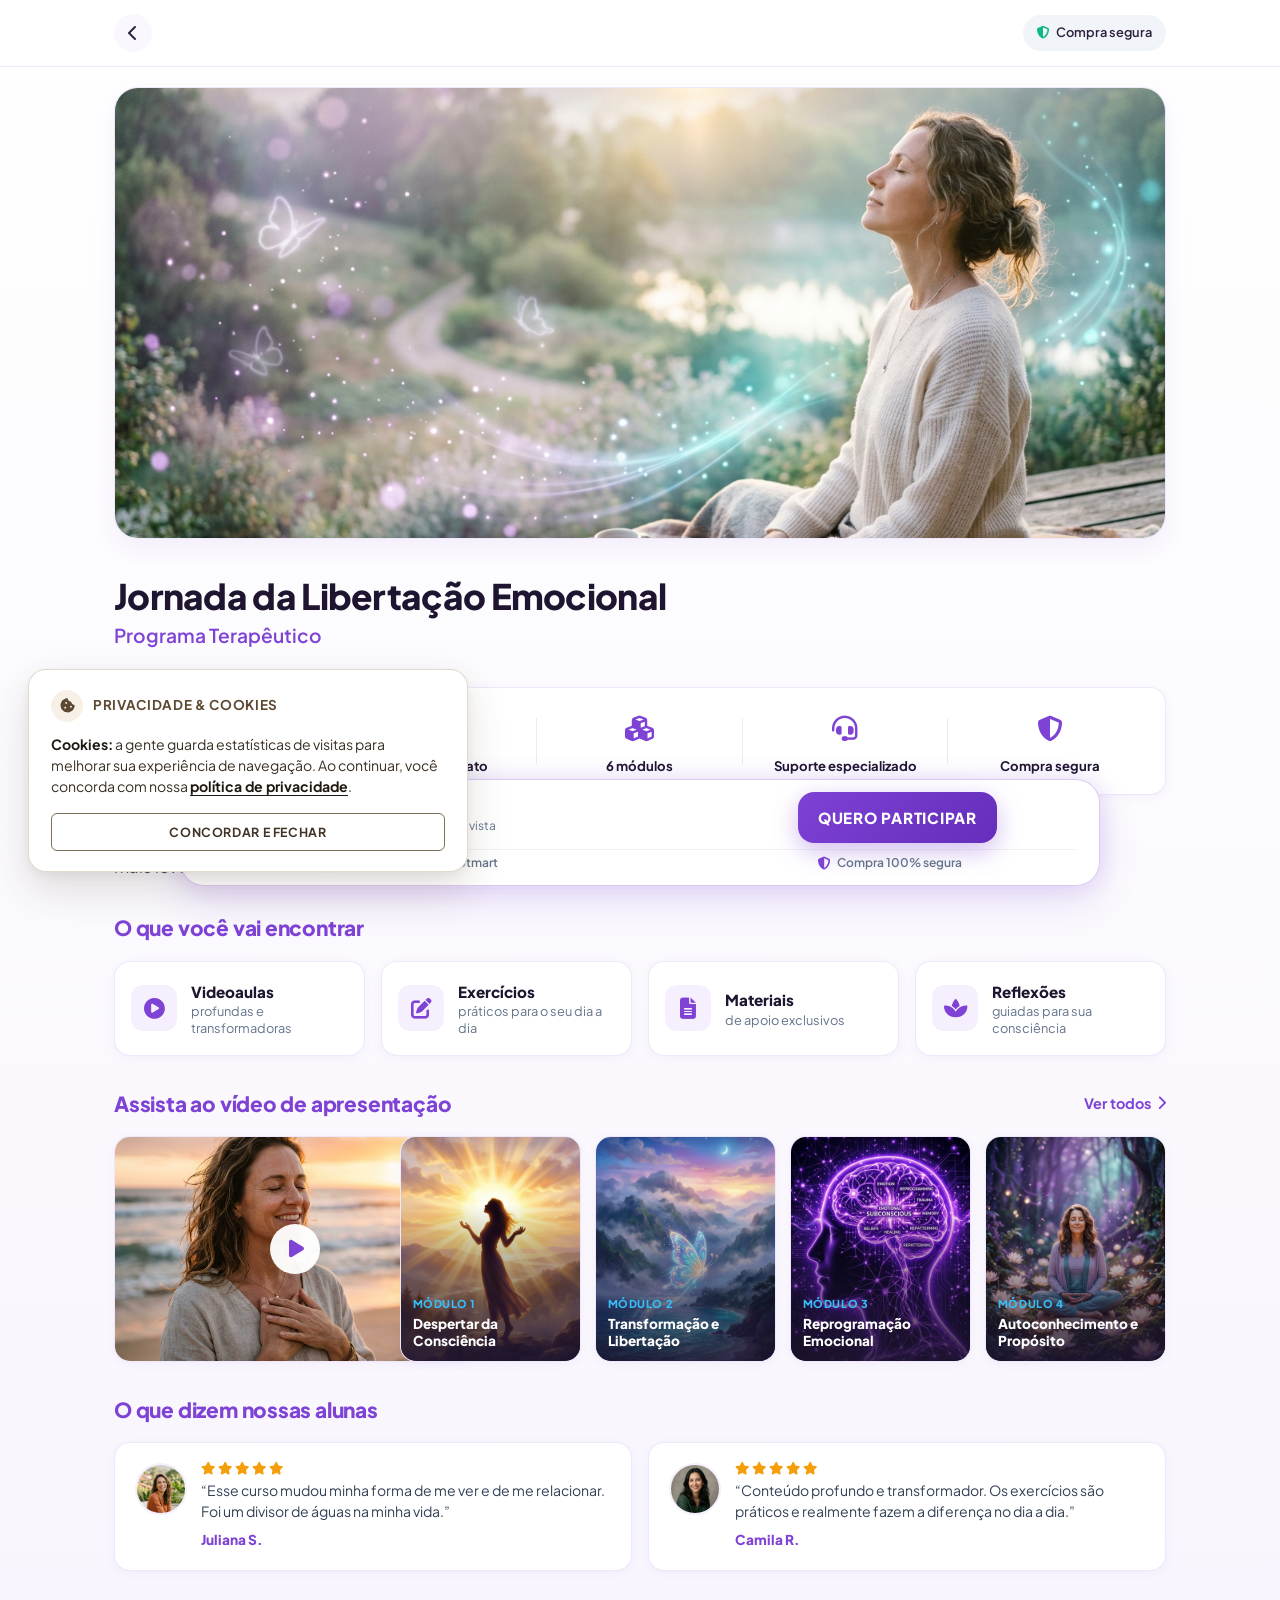
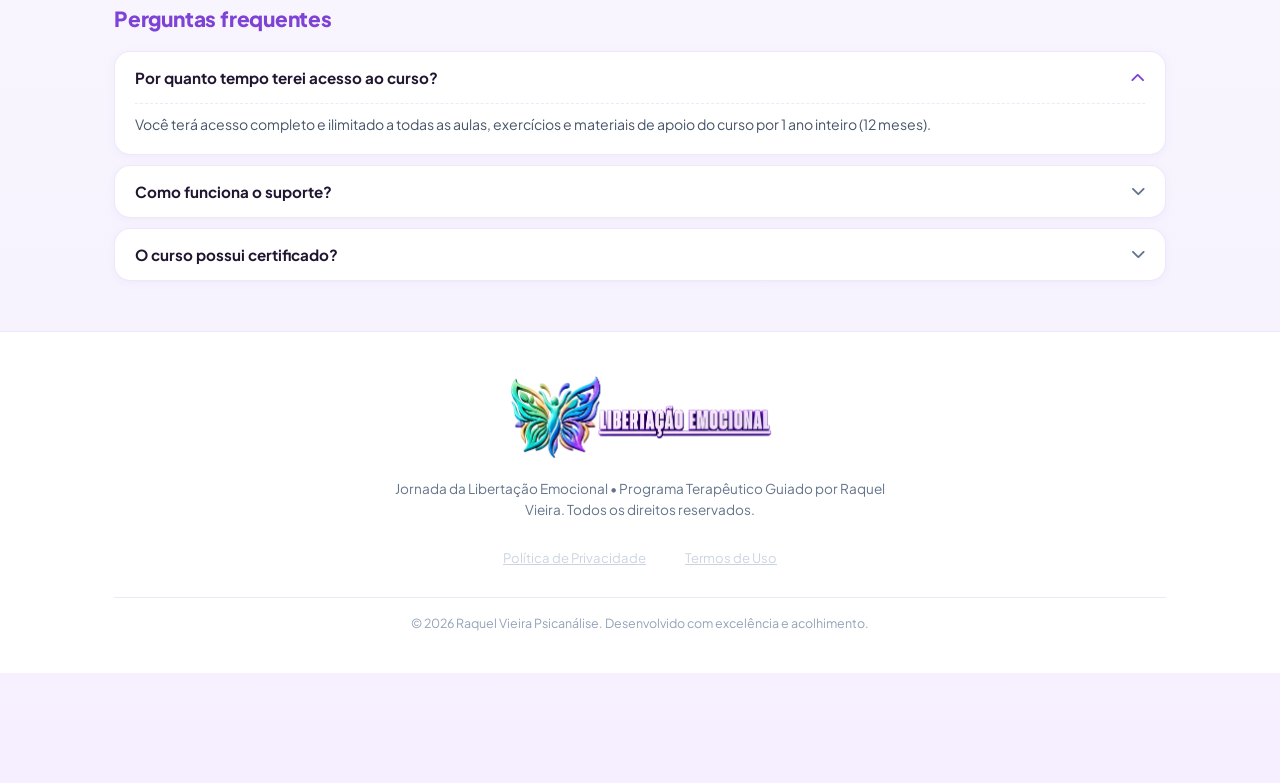
<file: pages/jornada.html>
<!doctype html>
<html lang="pt-BR">
  <head>
    <meta charset="UTF-8" />
    <meta name="viewport" content="width=device-width, initial-scale=1.0" />
    <link rel="icon" type="image/png" href="../logoOFC/icone-vendas.png" />
    <title>Jornada da Libertação Emocional | Programa com Raquel Vieira</title>
    <meta
      name="description"
      content="Conheça a Jornada da Libertação Emocional com Raquel Vieira: programa online com módulos, videoaulas, exercícios e materiais para autoconhecimento e transformação emocional."
    />

    <!-- Google Fonts -->
    <link rel="preconnect" href="https://fonts.googleapis.com" />
    <link rel="preconnect" href="https://fonts.gstatic.com" crossorigin />
    <link
      href="https://fonts.googleapis.com/css2?family=Plus+Jakarta+Sans:wght@400;500;600;700;800&family=Lora:ital,wght@0,500;0,600;1,400&display=swap"
      rel="stylesheet"
    />
    <link
      rel="canonical"
      href="https://www.raquelvieiraemocional.com.br/jornada"
    />
    <!-- FontAwesome Icons -->
    <link
      rel="stylesheet"
      href="https://cdnjs.cloudflare.com/ajax/libs/font-awesome/6.4.0/css/all.min.css"
    />

    <!-- Page Stylesheet -->
    <link rel="stylesheet" href="../css/jornada.css" />
  </head>
  <body>
    <!-- Top Navbar Header -->
    <header class="sales-header">
      <div class="sales-header-inner">
        <a
          href="../index.html"
          class="back-button"
          aria-label="Voltar para a página inicial"
          title="Voltar ao início"
        >
          <i class="fas fa-chevron-left"></i>
        </a>

        <div class="header-security-badge">
          <i class="fas fa-shield-halved"></i>
          <span>Compra segura</span>
        </div>
      </div>
    </header>

    <!-- Main Sales Content Container (Desktop Optimized) -->
    <div class="app-container">
      <main class="sales-main">
        <!-- Hero Banner Card -->
        <section class="hero-card">
          <div class="hero-banner-wrapper">
            <img
              src="../imagens/jornada_hero_banner.jpg"
              alt="Jornada da Libertação Emocional"
              class="hero-banner-img"
            />
          </div>
        </section>

        <!-- Main Course Title Block -->
        <section class="course-title-block">
          <h1 class="main-course-title">Jornada da Libertação Emocional</h1>
          <h2 class="main-course-subtitle">Programa Terapêutico</h2>
        </section>

        <!-- Feature Highlights Horizontal Strip (5 Columns Desktop) -->
        <section class="features-strip" aria-label="Destaques do programa">
          <div class="feature-strip-item">
            <div class="feature-icon-wrapper">
              <i class="fas fa-desktop"></i>
            </div>
            <span class="feature-strip-text">100% online</span>
          </div>

          <div class="feature-strip-item">
            <div class="feature-icon-wrapper">
              <i class="fas fa-bolt-lightning"></i>
            </div>
            <span class="feature-strip-text">Acesso imediato</span>
          </div>

          <div class="feature-strip-item">
            <div class="feature-icon-wrapper">
              <i class="fas fa-cubes"></i>
            </div>
            <span class="feature-strip-text">6 módulos</span>
          </div>

          <div class="feature-strip-item">
            <div class="feature-icon-wrapper">
              <i class="fas fa-headset"></i>
            </div>
            <span class="feature-strip-text">Suporte especializado</span>
          </div>

          <div class="feature-strip-item">
            <div class="feature-icon-wrapper">
              <i class="fas fa-shield-halved"></i>
            </div>
            <span class="feature-strip-text">Compra segura</span>
          </div>
        </section>

        <!-- Intro Description Text -->
        <section class="intro-description">
          <p>
            Uma jornada terapêutica guiada para você entender suas emoções,
            quebre padrões que te limitam e
            viver com mais leveza,<strong> clareza e propósito</strong>.
          </p>
        </section>

        <!-- "O que você vai encontrar" Section (4 Columns Desktop Grid) -->
        <section class="section-block" id="metodo">
          <h3 class="section-purple-title">O que você vai encontrar</h3>
          <div class="what-you-find-grid">
            <div class="find-card">
              <div class="find-icon-box">
                <i class="fas fa-circle-play"></i>
              </div>
              <div class="find-card-content">
                <span class="find-card-title">Videoaulas</span>
                <span class="find-card-sub">profundas e transformadoras</span>
              </div>
            </div>

            <div class="find-card">
              <div class="find-icon-box">
                <i class="fas fa-pen-to-square"></i>
              </div>
              <div class="find-card-content">
                <span class="find-card-title">Exercícios</span>
                <span class="find-card-sub">práticos para o seu dia a dia</span>
              </div>
            </div>

            <div class="find-card">
              <div class="find-icon-box">
                <i class="fas fa-file-lines"></i>
              </div>
              <div class="find-card-content">
                <span class="find-card-title">Materiais</span>
                <span class="find-card-sub">de apoio exclusivos</span>
              </div>
            </div>

            <div class="find-card">
              <div class="find-icon-box">
                <i class="fas fa-spa"></i>
              </div>
              <div class="find-card-content">
                <span class="find-card-title">Reflexões</span>
                <span class="find-card-sub">guiadas para sua consciência</span>
              </div>
            </div>
          </div>
        </section>

        <!-- Presentation Video & Modules Section -->
        <section class="section-block" id="modulos">
          <div class="section-header-flex">
            <h3 class="section-purple-title">
              Assista ao vídeo de apresentação
            </h3>
            <a href="#modulos" class="section-link-action"
              >Ver todos <i class="fas fa-chevron-right"></i
            ></a>
          </div>

          <div class="carousel-relative-container">
            <div class="modules-carousel">
              <!-- Card 1: Video Presentation Thumbnail -->
              <div
                class="carousel-card video-main-card js-video-trigger"
                title="Assistir vídeo de apresentação"
              >
                <img
                  src="../imagens/video_thumb.jpg"
                  alt="Vídeo de Apresentação"
                  class="card-img-cover"
                />
                <div class="video-play-btn">
                  <i class="fas fa-play"></i>
                </div>
                <span class="video-duration-badge">02:45</span>
              </div>

              <!-- Card 2: Module 1 -->
              <div class="carousel-card">
                <img
                  src="../imagens/modulo1.jpg"
                  alt="Módulo 1: Despertar da Consciência"
                  class="card-img-cover"
                />
                <div class="card-gradient-overlay">
                  <span class="module-tag">MÓDULO 1</span>
                  <span class="module-title">Despertar da Consciência</span>
                </div>
              </div>

              <!-- Card 3: Module 2 -->
              <div class="carousel-card">
                <img
                  src="../imagens/modulo2.jpg"
                  alt="Módulo 2: Transformação e Libertação"
                  class="card-img-cover"
                />
                <div class="card-gradient-overlay">
                  <span class="module-tag">MÓDULO 2</span>
                  <span class="module-title">Transformação e Libertação</span>
                </div>
              </div>

              <!-- Card 4: Module 3 -->
              <div class="carousel-card">
                <img
                  src="../imagens/modulo3.jpg"
                  alt="Módulo 3: Reprogramação Emocional"
                  class="card-img-cover"
                />
                <div class="card-gradient-overlay">
                  <span class="module-tag">MÓDULO 3</span>
                  <span class="module-title">Reprogramação Emocional</span>
                </div>
              </div>

              <!-- Card 5: Module 4 -->
              <div class="carousel-card">
                <img
                  src="../imagens/modulo4.jpg"
                  alt="Módulo 4: Autoconhecimento e Propósito"
                  class="card-img-cover"
                />
                <div class="card-gradient-overlay">
                  <span class="module-tag">MÓDULO 4</span>
                  <span class="module-title">Autoconhecimento e Propósito</span>
                </div>
              </div>
            </div>
          </div>
        </section>

        <!-- Testimonials Section -->
        <section class="section-block" id="depoimentos">
          <h3 class="section-purple-title">O que dizem nossas alunas</h3>
          <div class="testimonials-grid">
            <div class="testimonial-card">
              <img
                src="../imagens/aluna_juliana.jpg"
                alt="Juliana S."
                class="testimonial-avatar"
              />
              <div class="testimonial-body">
                <div class="testimonial-stars">
                  <i class="fas fa-star"></i>
                  <i class="fas fa-star"></i>
                  <i class="fas fa-star"></i>
                  <i class="fas fa-star"></i>
                  <i class="fas fa-star"></i>
                </div>
                <p class="testimonial-quote">
                  “Esse curso mudou minha forma de me ver e de me relacionar.
                  Foi um divisor de águas na minha vida.”
                </p>
                <span class="testimonial-author">Juliana S.</span>
              </div>
            </div>

            <div class="testimonial-card">
              <img
                src="../imagens/aluna_camila.jpg"
                alt="Camila R."
                class="testimonial-avatar"
              />
              <div class="testimonial-body">
                <div class="testimonial-stars">
                  <i class="fas fa-star"></i>
                  <i class="fas fa-star"></i>
                  <i class="fas fa-star"></i>
                  <i class="fas fa-star"></i>
                  <i class="fas fa-star"></i>
                </div>
                <p class="testimonial-quote">
                  “Conteúdo profundo e transformador. Os exercícios são práticos
                  e realmente fazem a diferença no dia a dia.”
                </p>
                <span class="testimonial-author">Camila R.</span>
              </div>
            </div>
          </div>
        </section>

        <!-- FAQ Section -->
        <section class="section-block" id="perguntas">
          <h3 class="section-purple-title">Perguntas frequentes</h3>
          <div class="faq-accordion-list">
            <div class="faq-item active">
              <button class="faq-header" aria-expanded="true">
                <span>Por quanto tempo terei acesso ao curso?</span>
                <i class="fas fa-chevron-down"></i>
              </button>
              <div class="faq-body">
                <p class="faq-content">
                  Você terá acesso completo e ilimitado a todas as aulas,
                  exercícios e materiais de apoio do curso por 1 ano inteiro (12
                  meses).
                </p>
              </div>
            </div>

            <div class="faq-item">
              <button class="faq-header" aria-expanded="false">
                <span>Como funciona o suporte?</span>
                <i class="fas fa-chevron-down"></i>
              </button>
              <div class="faq-body">
                <p class="faq-content">
                  Nosso suporte é individual e especializado. Você poderá enviar
                  suas dúvidas diretamente na plataforma abaixo de cada aula e
                  nossa equipe terapêutica responderá com carinho e atenção.
                </p>
              </div>
            </div>

            <div class="faq-item">
              <button class="faq-header" aria-expanded="false">
                <span>O curso possui certificado?</span>
                <i class="fas fa-chevron-down"></i>
              </button>
              <div class="faq-body">
                <p class="faq-content">
                  Sim! Ao concluir a assiduidade de todos os 6 módulos do
                  Programa Terapêutico, você receberá um Certificado de
                  Conclusão exclusivo.
                </p>
              </div>
            </div>
          </div>
        </section>
      </main>
    </div>

    <!-- Fixed Bottom Checkout CTA Bar (Exact Reference Layout) -->
    <aside class="sticky-checkout-bar" aria-label="Barra de inscrição rápida">
      <div class="checkout-row-top">
        <div class="price-details">
          <div class="price-installments">
            <span class="price-label-sm">12x de</span>
            <span class="price-val-highlight">R$41,06</span>
          </div>
          <div class="price-divider"></div>
          <div class="price-cash">
            <span class="price-original">Valor total: <s>R$997,00</s></span>
            <span class="price-offer-row">
              <span class="price-cash-sub">por</span>
              <span class="price-cash-val">R$397,00</span>
              <span class="price-cash-sub">à vista</span>
            </span>
          </div>
        </div>

        <a
          href="https://pay.hotmart.com/H107341097G"
          target="_blank"
          rel="noopener noreferrer"
          class="btn-primary-cta"
        >
          QUERO PARTICIPAR
        </a>
      </div>

      <div class="checkout-badges-row">
        <div class="checkout-badge-item">
          <i class="fas fa-lock"></i>
          <span>Pagamento via Hotmart</span>
        </div>
        <div class="checkout-badge-item">
          <i class="fas fa-shield-halved"></i>
          <span>Compra 100% segura</span>
        </div>
      </div>
    </aside>

    <!-- Presentation Video Modal Popup -->
    <div class="video-modal-overlay">
      <div class="video-modal-content">
        <button class="video-modal-close" aria-label="Fechar vídeo">
          <i class="fas fa-xmark"></i>
        </button>
        <div class="video-wrapper-16x9">
          <!-- Dynamic iframe injected via JS -->
        </div>
      </div>
    </div>

    <!-- Sales Footer -->
    <footer class="sales-footer">
      <div class="footer-inner">
        <img
          src="../logoOFC/logo-horizontal.png"
          alt="Jornada da Libertação Emocional"
          class="footer-logo"
        />
        <p class="footer-text">
          Jornada da Libertação Emocional • Programa Terapêutico Guiado por
          Raquel Vieira. Todos os direitos reservados.
        </p>
        <div
          class="footer-links-row"
          style="
            margin-top: 12px;
            margin-bottom: 12px;
            display: flex;
            gap: 16px;
            justify-content: center;
            font-size: 0.82rem;
          "
        >
          <a
            href="termos-privacidade.html#privacidade"
            style="color: #cbd5e1; text-decoration: underline"
            >Política de Privacidade</a
          >
          <span style="color: rgba(255, 255, 255, 0.3)">•</span>
          <a
            href="termos-privacidade.html#termos"
            style="color: #cbd5e1; text-decoration: underline"
            >Termos de Uso</a
          >
        </div>
        <div class="footer-copyright">
          &copy; 2026 Raquel Vieira Psicanálise. Desenvolvido com excelência e
          acolhimento.
        </div>
      </div>
    </footer>

    <!-- Privacy Policy Modal -->
    <div class="video-modal-overlay" id="privacyModal" style="z-index: 100000">
      <div class="privacy-modal-card">
        <button class="video-modal-close js-privacy-close" aria-label="Fechar">
          <i class="fas fa-xmark"></i>
        </button>
        <div class="privacy-modal-header">
          <div class="privacy-modal-icon">
            <i class="fas fa-shield-alt"></i>
          </div>
          <div>
            <span
              style="
                font-size: 0.72rem;
                font-weight: 700;
                color: #c9a468;
                letter-spacing: 0.1em;
                text-transform: uppercase;
              "
              >TRANSPARÊNCIA E ÉTICA</span
            >
            <h3
              style="
                font-family: &quot;Lora&quot;, serif;
                font-size: 1.3rem;
                color: #5d4932;
                margin: 0;
              "
            >
              Política de Privacidade & Cookies
            </h3>
          </div>
        </div>
        <div class="privacy-modal-body">
          <h4>1. Compromisso com a sua Privacidade</h4>
          <p>
            Valorizamos a sua privacidade e o sigilo absoluto. Suas informações
            e dados de navegação são tratados em estrita conformidade com a Lei
            Geral de Proteção de Dados (LGPD - Lei nº 13.709/2018) e os
            princípios éticos da prática psicanalítica.
          </p>

          <h4>2. O que são e como usamos Cookies?</h4>
          <p>
            Cookies são pequenos arquivos salvos no seu dispositivo para
            registrar preferências e gerar estatísticas anônimas de visitas,
            garantindo que o site funcione com rapidez, segurança e proporcione
            a melhor experiência de navegação.
          </p>

          <h4>3. Coleta e Tratamento de Informações</h4>
          <p>
            Os dados preenchidos nos formulários de contato ou direcionados para
            agendamento via WhatsApp são utilizados única e exclusivamente para
            o contato direto e atendimento clínico com a Dra. Raquel Vieira. Não
            realizamos qualquer compartilhamento com terceiros.
          </p>

          <h4>4. Seus Direitos</h4>
          <p>
            Você pode, a qualquer momento, solicitar esclarecimentos sobre o
            tratamento dos seus dados ou a exclusão de qualquer registro de
            contato através do e-mail:
            <strong>contato@raquelvieiraemocional.com.br</strong>.
          </p>
        </div>
        <div class="privacy-modal-footer">
          <button
            type="button"
            class="privacy-modal-close-btn js-privacy-close"
          >
            Entendi e Concordo
          </button>
        </div>
      </div>
    </div>

    <!-- Floating Cookie Consent Popup Card -->
    <div
      class="cookie-banner floating-cookie"
      id="cookieBanner"
      role="region"
      aria-label="Aviso de Cookies"
    >
      <div class="cookie-banner-container">
        <div class="cookie-banner-header">
          <span class="cookie-banner-icon"
            ><i class="fas fa-cookie-bite"></i
          ></span>
          <span class="cookie-banner-heading">Privacidade & Cookies</span>
        </div>
        <p class="cookie-banner-text">
          <strong>Cookies:</strong> a gente guarda estatísticas de visitas para
          melhorar sua experiência de navegação. Ao continuar, você concorda com
          nossa
          <a href="#" class="cookie-policy-link" id="cookiePolicyBtn"
            >política de privacidade</a
          >.
        </p>
        <div class="cookie-banner-actions">
          <button type="button" class="cookie-banner-btn" id="cookieAcceptBtn">
            CONCORDAR E FECHAR
          </button>
        </div>
      </div>
    </div>

    <!-- Page Interaction JavaScript -->
    <script src="../js/jornada.js"></script>
  </body>
</html>
</file>
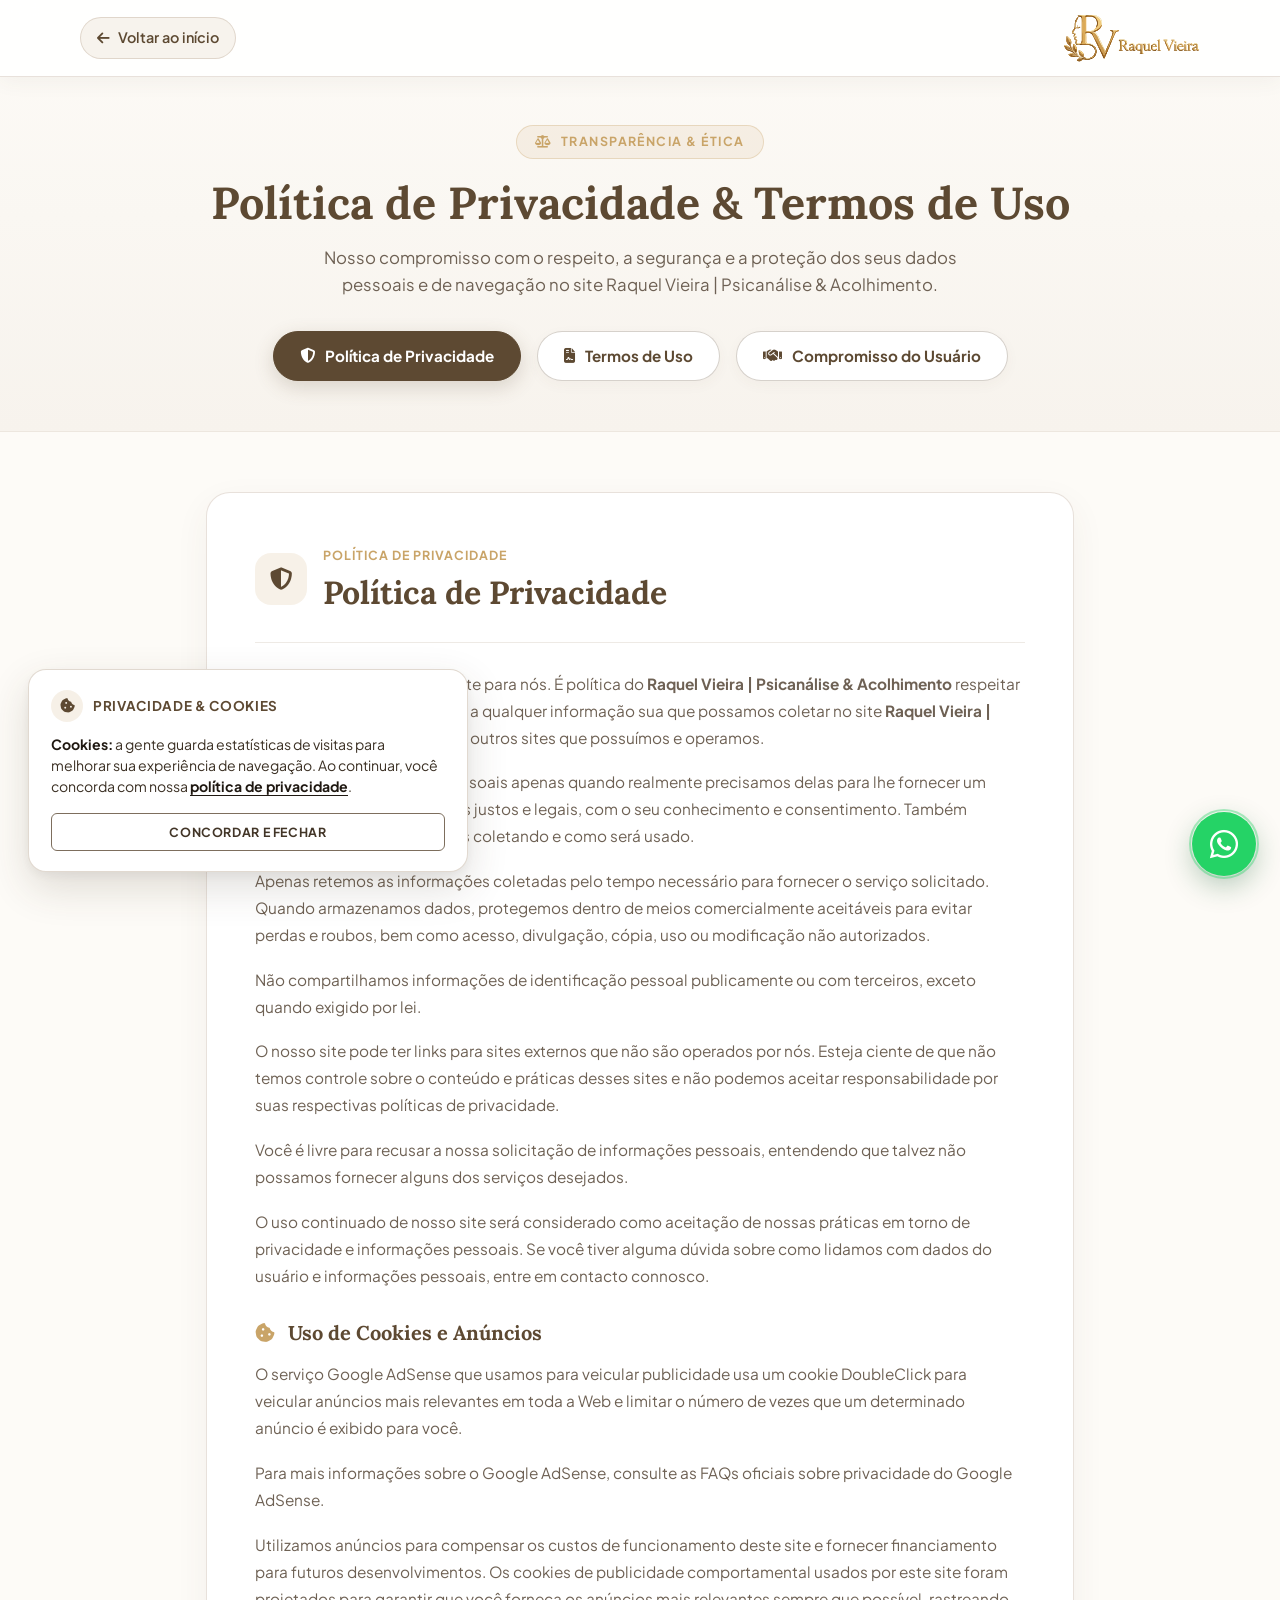
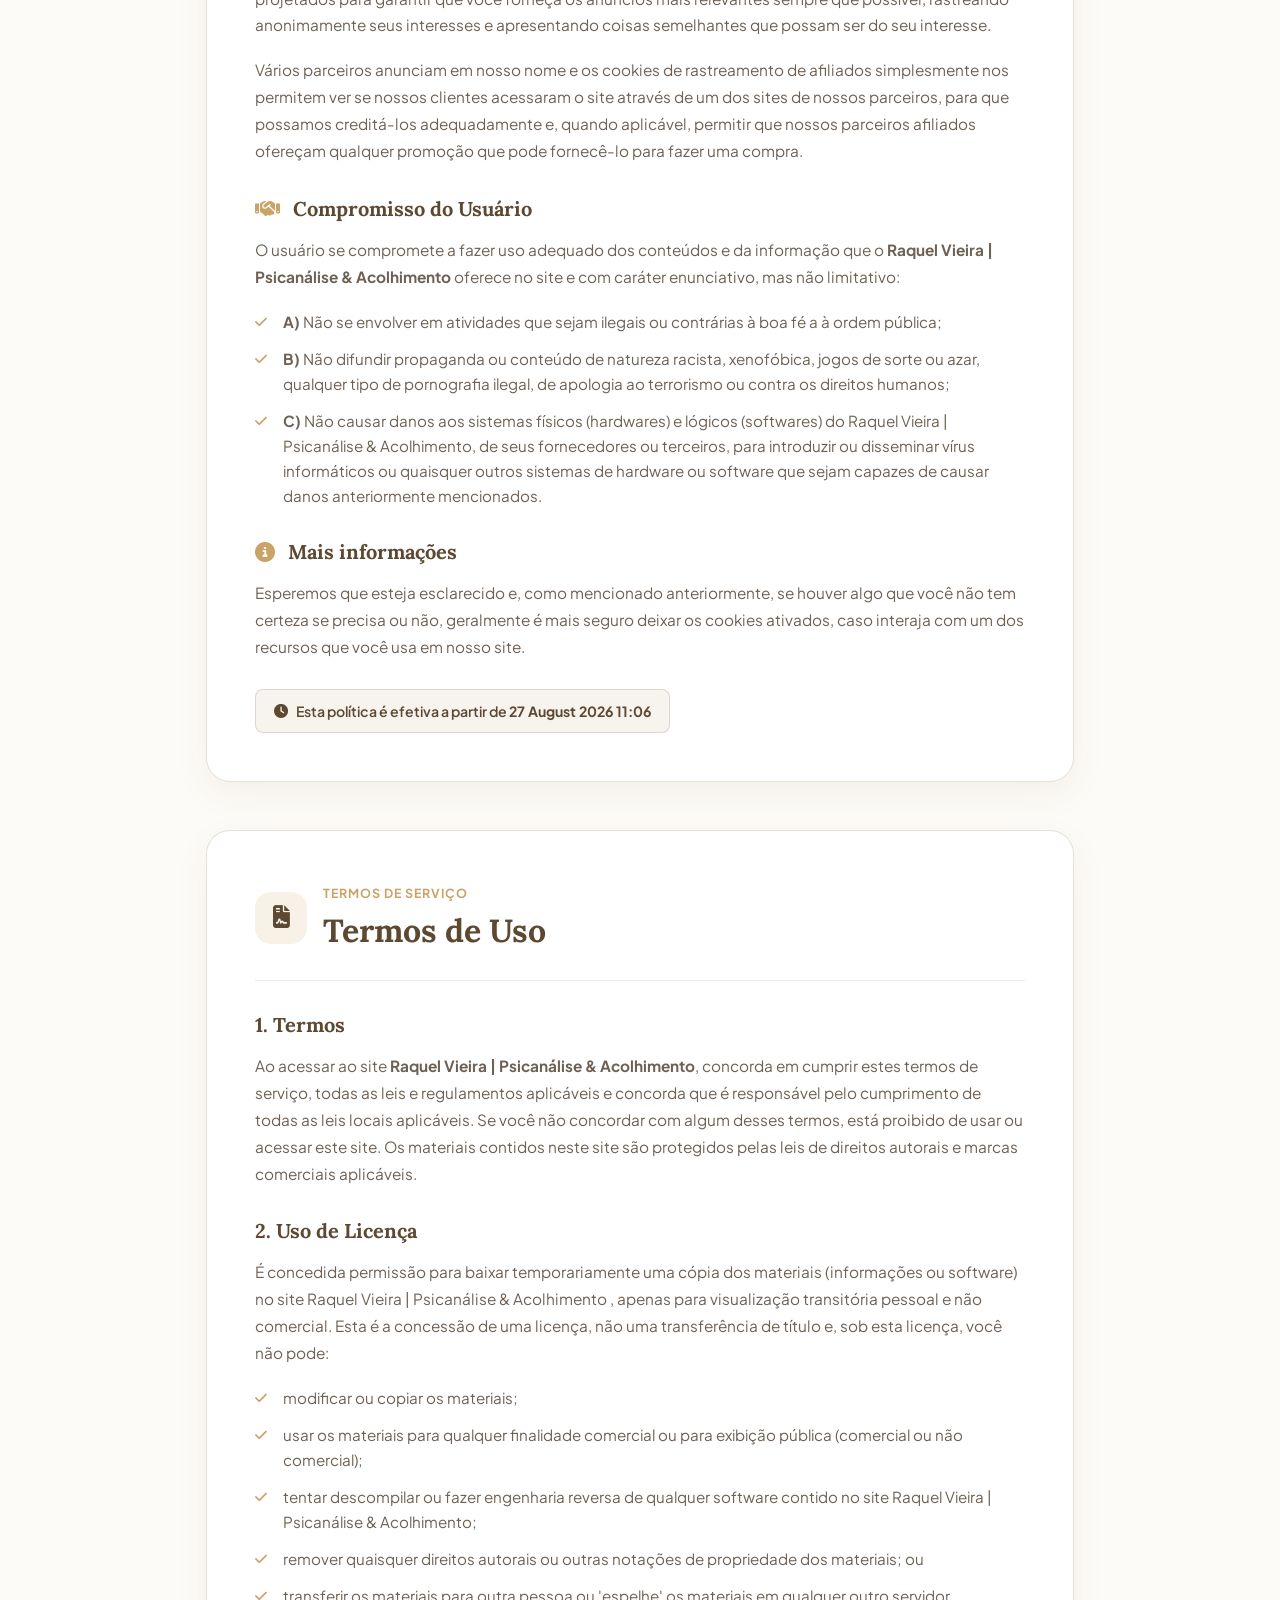
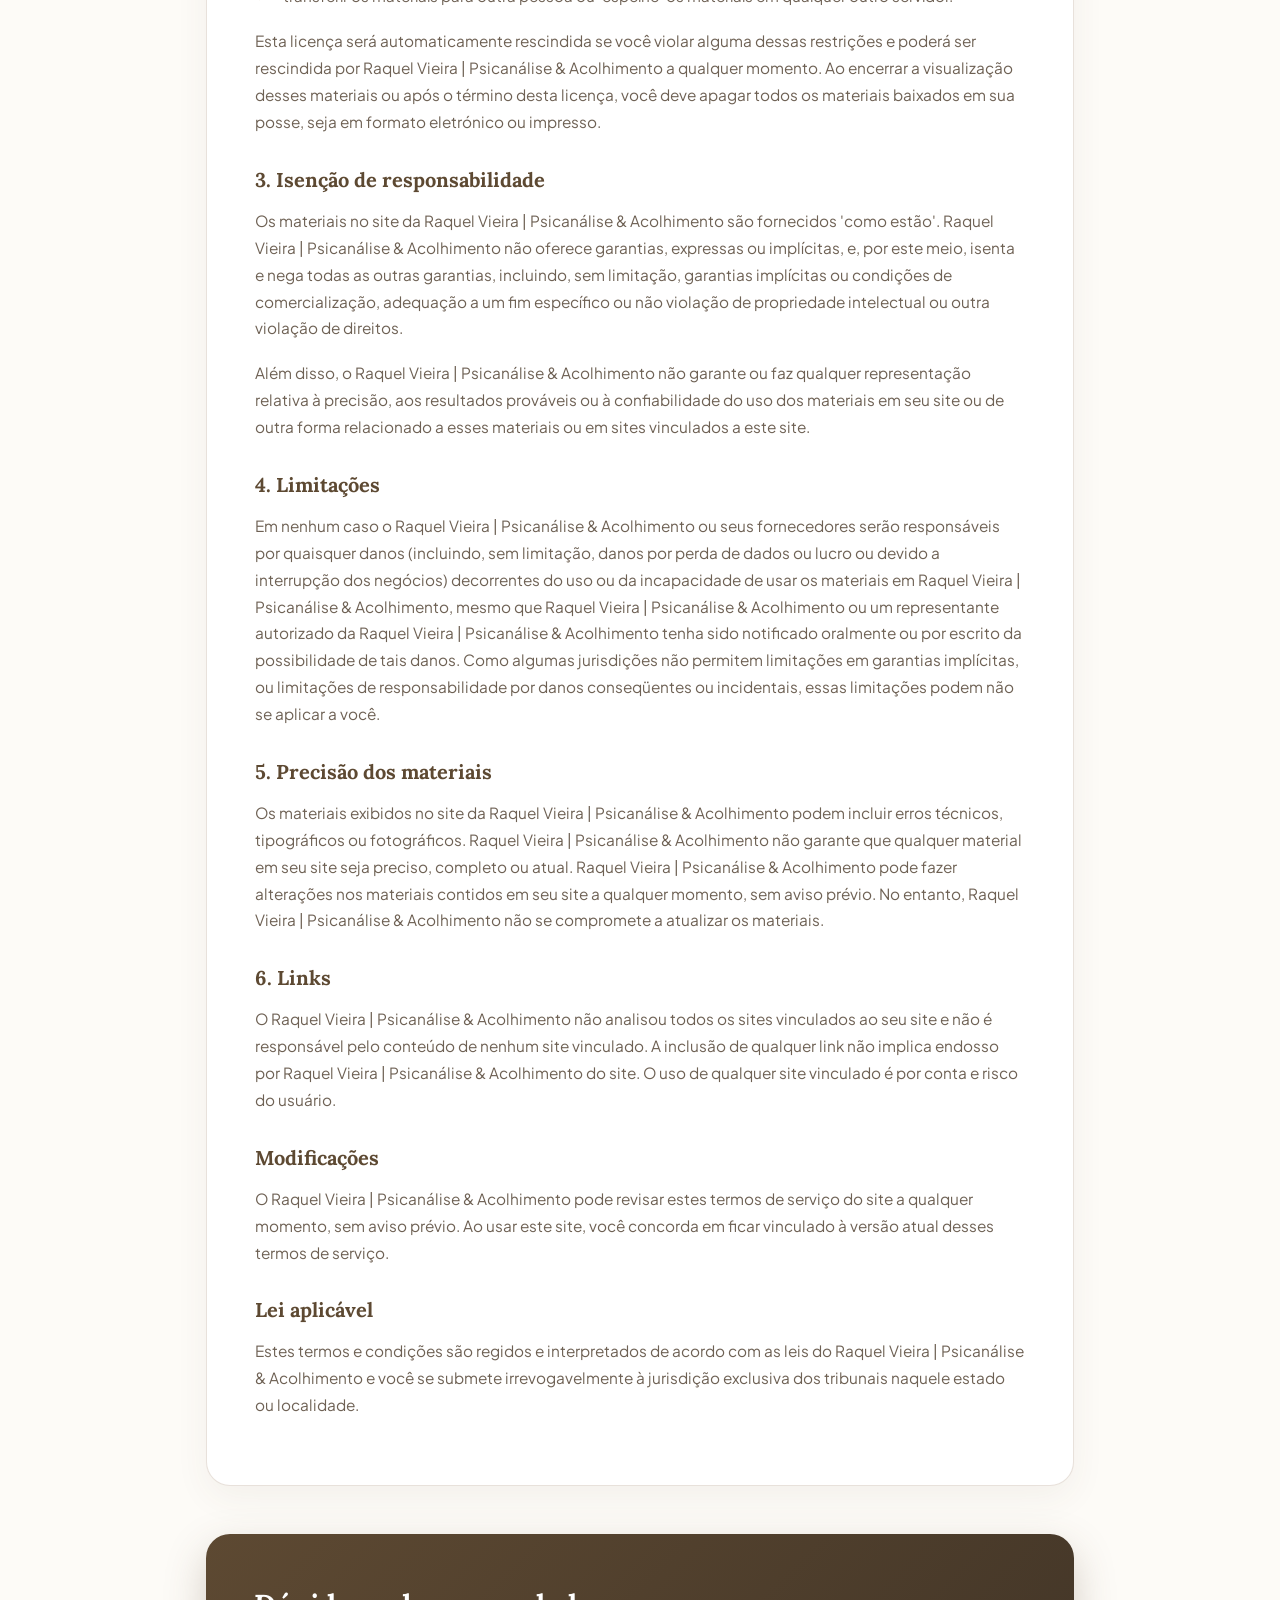
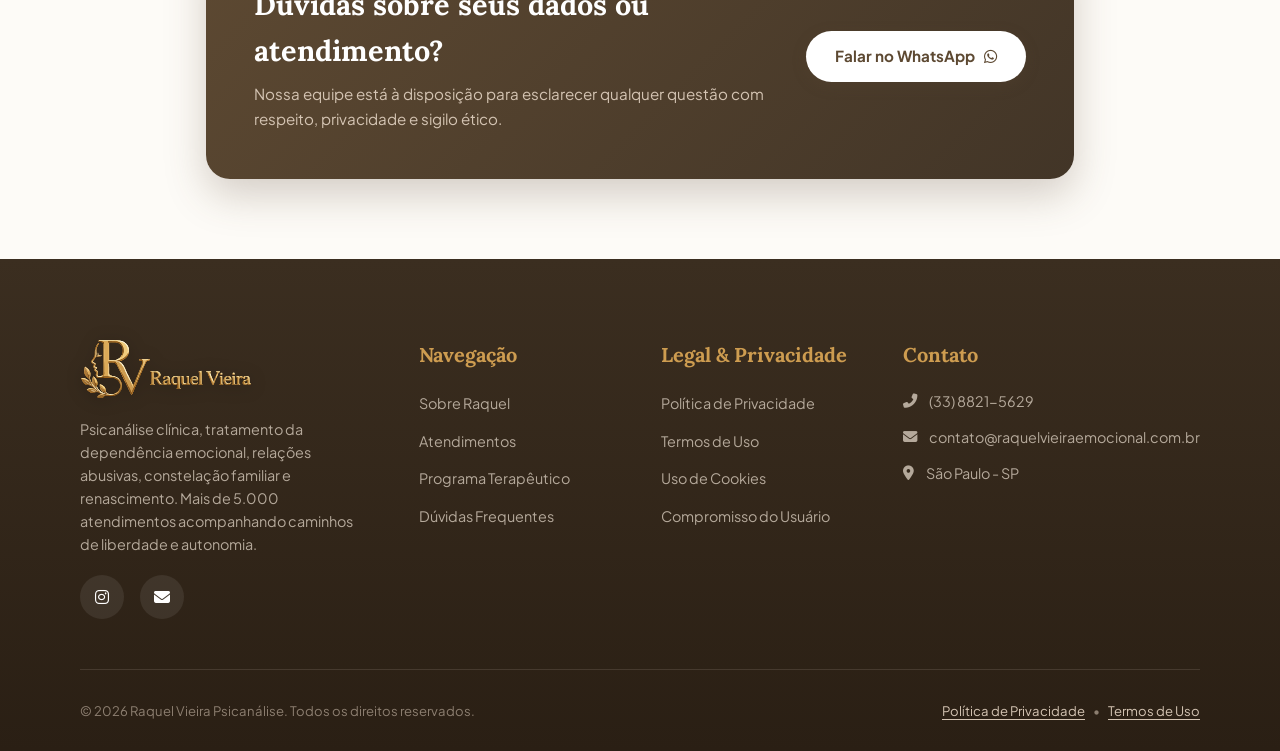
<file: pages/termos-privacidade.html>
<!doctype html>
<html lang="pt-BR">
  <head>
    <meta charset="UTF-8" />
    <meta name="viewport" content="width=device-width, initial-scale=1.0" />
    <title>Política de Privacidade e Termos de Uso | Raquel Vieira Psicanálise</title>
    <meta
      name="description"
      content="Conheça a Política de Privacidade e os Termos de Uso de Raquel Vieira | Psicanálise & Acolhimento. Transparência, ética e segurança para seus dados."
    />

    <!-- Google Fonts -->
    <link rel="preconnect" href="https://fonts.googleapis.com" />
    <link rel="preconnect" href="https://fonts.gstatic.com" crossorigin />
    <link
      href="https://fonts.googleapis.com/css2?family=Lora:ital,wght@0,400;0,500;0,600;1,400;1,500&family=Libre+Caslon+Text:ital,wght@0,400;0,700;1,400&family=Plus+Jakarta+Sans:wght@300;400;500;600;700;800&family=Manrope:wght@300;400;500;600;700;800&display=swap"
      rel="stylesheet"
    />

    <!-- FontAwesome Icons -->
    <link rel="stylesheet" href="https://cdnjs.cloudflare.com/ajax/libs/font-awesome/6.4.0/css/all.min.css" />

    <!-- Stylesheets -->
    <link rel="stylesheet" href="../css/styles.css" />

    <style>
      /* Dedicated Legal Page Styles */
      .legal-page-header {
        position: fixed;
        top: 0;
        left: 0;
        width: 100%;
        z-index: 10000;
        background: rgba(255, 255, 255, 0.88);
        backdrop-filter: blur(16px);
        -webkit-backdrop-filter: blur(16px);
        border-bottom: 1px solid rgba(188, 170, 151, 0.35);
        padding: 14px 0;
        box-shadow: 0 4px 20px rgba(93, 73, 50, 0.06);
        transition: var(--transition);
      }

      .legal-header-inner {
        display: flex;
        align-items: center;
        justify-content: space-between;
      }

      .legal-back-link {
        display: inline-flex;
        align-items: center;
        gap: 8px;
        color: var(--c-dark, #5d4932);
        font-family: var(--ff-body);
        font-size: 0.9rem;
        font-weight: 600;
        text-decoration: none;
        padding: 8px 16px;
        border-radius: var(--radius-pill, 50px);
        background: var(--c-bg-alt, #f7f3ed);
        border: 1px solid rgba(188, 170, 151, 0.4);
        transition: var(--transition);
      }

      .legal-back-link:hover {
        background: var(--c-dark, #5d4932);
        color: #ffffff;
        transform: translateX(-3px);
      }

      .legal-hero {
        background: linear-gradient(180deg, #fdfbf7 0%, #f7f3ed 100%);
        padding: 125px 0 50px;
        text-align: center;
        position: relative;
        border-bottom: 1px solid rgba(188, 170, 151, 0.25);
      }

      .legal-hero-tag {
        display: inline-flex;
        align-items: center;
        gap: 8px;
        font-family: var(--ff-body);
        font-size: 0.78rem;
        font-weight: 700;
        letter-spacing: 0.12em;
        text-transform: uppercase;
        color: var(--c-gold, #c9a468);
        background: rgba(201, 164, 104, 0.12);
        padding: 6px 18px;
        border-radius: var(--radius-pill, 50px);
        border: 1px solid rgba(201, 164, 104, 0.3);
        margin-bottom: 16px;
      }

      .legal-hero-title {
        font-family: var(--ff-title);
        font-size: clamp(2rem, 4vw, 2.8rem);
        color: var(--c-dark, #5d4932);
        margin-bottom: 14px;
        line-height: 1.25;
      }

      .legal-hero-subtitle {
        font-family: var(--ff-body);
        font-size: 1.05rem;
        color: var(--c-text-secondary, #6e6154);
        max-width: 640px;
        margin: 0 auto;
        line-height: 1.6;
      }

      .legal-nav-tabs {
        display: flex;
        justify-content: center;
        gap: 16px;
        margin-top: 32px;
        flex-wrap: wrap;
      }

      .legal-tab-btn {
        display: inline-flex;
        align-items: center;
        gap: 10px;
        padding: 12px 26px;
        font-family: var(--ff-body);
        font-size: 0.95rem;
        font-weight: 700;
        border-radius: var(--radius-pill, 50px);
        text-decoration: none;
        border: 1.5px solid rgba(93, 73, 50, 0.25);
        background: #ffffff;
        color: var(--c-dark, #5d4932);
        transition: var(--transition);
        box-shadow: 0 4px 14px rgba(93, 73, 50, 0.04);
      }

      .legal-tab-btn:hover,
      .legal-tab-btn.active {
        background: var(--c-dark, #5d4932);
        color: #ffffff;
        border-color: var(--c-dark, #5d4932);
        box-shadow: 0 6px 20px rgba(93, 73, 50, 0.2);
      }

      .legal-main-content {
        padding: 60px 0 80px;
        background: var(--c-bg, #fdfbf7);
      }

      .legal-card {
        background: #ffffff;
        border-radius: var(--radius-lg, 24px);
        border: 1px solid rgba(188, 170, 151, 0.35);
        box-shadow: 0 12px 35px rgba(93, 73, 50, 0.06);
        padding: clamp(24px, 5vw, 48px);
        margin-bottom: 48px;
        scroll-margin-top: 100px;
      }

      .legal-card-header {
        display: flex;
        align-items: center;
        gap: 16px;
        padding-bottom: 24px;
        border-bottom: 1px solid rgba(188, 170, 151, 0.25);
        margin-bottom: 28px;
      }

      .legal-card-icon {
        width: 52px;
        height: 52px;
        border-radius: 16px;
        background: rgba(201, 164, 104, 0.15);
        color: var(--c-dark, #5d4932);
        display: flex;
        align-items: center;
        justify-content: center;
        font-size: 1.4rem;
        flex-shrink: 0;
      }

      .legal-card-header h2 {
        font-family: var(--ff-title);
        font-size: clamp(1.5rem, 3vw, 2rem);
        color: var(--c-dark, #5d4932);
        margin: 0;
      }

      .legal-card-body h3 {
        font-family: var(--ff-title);
        font-size: 1.25rem;
        color: var(--c-dark, #5d4932);
        margin: 28px 0 12px;
      }

      .legal-card-body h3:first-child {
        margin-top: 0;
      }

      .legal-card-body p {
        font-family: var(--ff-body);
        font-size: 0.96rem;
        line-height: 1.75;
        color: var(--c-text-secondary, #6e6154);
        margin-bottom: 18px;
      }

      .legal-card-body ul {
        list-style: none;
        padding: 0;
        margin: 0 0 20px 0;
      }

      .legal-card-body ul li {
        position: relative;
        padding-left: 28px;
        margin-bottom: 12px;
        font-family: var(--ff-body);
        font-size: 0.95rem;
        line-height: 1.65;
        color: var(--c-text-secondary, #6e6154);
      }

      .legal-card-body ul li::before {
        content: "\f00c";
        font-family: "Font Awesome 6 Free";
        font-weight: 900;
        position: absolute;
        left: 0;
        top: 2px;
        color: var(--c-gold, #c9a468);
        font-size: 0.85rem;
      }

      .legal-badge-effective {
        display: inline-flex;
        align-items: center;
        gap: 8px;
        background: var(--c-bg-alt, #f7f3ed);
        padding: 10px 18px;
        border-radius: var(--radius-sm, 8px);
        font-family: var(--ff-body);
        font-size: 0.88rem;
        font-weight: 600;
        color: var(--c-dark, #5d4932);
        border: 1px solid rgba(188, 170, 151, 0.4);
        margin-top: 10px;
      }

      .legal-cta-box {
        background: linear-gradient(135deg, #5d4932 0%, #423527 100%);
        border-radius: var(--radius-lg, 24px);
        padding: clamp(32px, 5vw, 48px);
        color: #ffffff;
        display: flex;
        align-items: center;
        justify-content: space-between;
        gap: 32px;
        box-shadow: 0 16px 40px rgba(93, 73, 50, 0.25);
      }

      .legal-cta-text h3 {
        font-family: var(--ff-title);
        font-size: clamp(1.4rem, 2.5vw, 1.8rem);
        color: #ffffff;
        margin-bottom: 8px;
      }

      .legal-cta-text p {
        font-family: var(--ff-body);
        font-size: 0.95rem;
        color: var(--c-sand, #d4c4b3);
        margin: 0;
        line-height: 1.6;
      }

      @media (max-width: 768px) {
        .legal-cta-box {
          flex-direction: column;
          text-align: center;
        }

        .legal-cta-box .btn {
          width: 100%;
        }
      }

      @media (max-width: 576px) {
        .legal-page-header {
          padding: 10px 0;
        }

        .legal-back-link {
          padding: 6px 14px;
          font-size: 0.82rem;
          gap: 6px;
        }

        .logo-wrapper .logo-img {
          height: 38px !important;
        }
      }
    </style>
  </head>

  <body>
    <!-- Top Header -->
    <header class="legal-page-header">
      <div class="container legal-header-inner">
        <a href="../index.html" class="legal-back-link" title="Voltar à Página Inicial">
          <i class="fas fa-arrow-left"></i>
          <span>Voltar ao início</span>
        </a>

        <a href="../index.html" class="logo-wrapper" title="Raquel Vieira Psicanálise">
          <img src="../assets/svg/marca/raquel-vieira-logo.svg" alt="Logo Raquel Vieira" class="logo-img" style="height: 48px;" />
        </a>
      </div>
    </header>

    <main>
      <!-- Hero Banner -->
      <section class="legal-hero">
        <div class="container">
          <span class="legal-hero-tag">
            <i class="fas fa-scale-balanced"></i> Transparência & Ética
          </span>
          <h1 class="legal-hero-title">Política de Privacidade & Termos de Uso</h1>
          <p class="legal-hero-subtitle">
            Nosso compromisso com o respeito, a segurança e a proteção dos seus dados pessoais e de navegação no site Raquel Vieira | Psicanálise & Acolhimento.
          </p>

          <div class="legal-nav-tabs">
            <a href="#privacidade" class="legal-tab-btn active">
              <i class="fas fa-shield-halved"></i> Política de Privacidade
            </a>
            <a href="#termos" class="legal-tab-btn">
              <i class="fas fa-file-contract"></i> Termos de Uso
            </a>
            <a href="#compromisso" class="legal-tab-btn">
              <i class="fas fa-handshake"></i> Compromisso do Usuário
            </a>
          </div>
        </div>
      </section>

      <!-- Main Legal Content -->
      <section class="legal-main-content">
        <div class="container" style="max-width: 900px;">
          
          <!-- Section 1: Política de Privacidade -->
          <article class="legal-card" id="privacidade">
            <div class="legal-card-header">
              <div class="legal-card-icon">
                <i class="fas fa-shield-alt"></i>
              </div>
              <div>
                <span style="font-size: 0.78rem; font-weight: 700; color: var(--c-gold, #c9a468); letter-spacing: 0.08em; text-transform: uppercase;">POLÍTICA DE PRIVACIDADE</span>
                <h2>Política de Privacidade</h2>
              </div>
            </div>

            <div class="legal-card-body">
              <p>
                A sua privacidade é importante para nós. É política do <strong>Raquel Vieira | Psicanálise & Acolhimento</strong> respeitar a sua privacidade em relação a qualquer informação sua que possamos coletar no site <strong>Raquel Vieira | Psicanálise & Acolhimento</strong>, e outros sites que possuímos e operamos.
              </p>

              <p>
                Solicitamos informações pessoais apenas quando realmente precisamos delas para lhe fornecer um serviço. Fazemo-lo por meios justos e legais, com o seu conhecimento e consentimento. Também informamos por que estamos coletando e como será usado.
              </p>

              <p>
                Apenas retemos as informações coletadas pelo tempo necessário para fornecer o serviço solicitado. Quando armazenamos dados, protegemos dentro de meios comercialmente aceitáveis para evitar perdas e roubos, bem como acesso, divulgação, cópia, uso ou modificação não autorizados.
              </p>

              <p>
                Não compartilhamos informações de identificação pessoal publicamente ou com terceiros, exceto quando exigido por lei.
              </p>

              <p>
                O nosso site pode ter links para sites externos que não são operados por nós. Esteja ciente de que não temos controle sobre o conteúdo e práticas desses sites e não podemos aceitar responsabilidade por suas respectivas políticas de privacidade.
              </p>

              <p>
                Você é livre para recusar a nossa solicitação de informações pessoais, entendendo que talvez não possamos fornecer alguns dos serviços desejados.
              </p>

              <p>
                O uso continuado de nosso site será considerado como aceitação de nossas práticas em torno de privacidade e informações pessoais. Se você tiver alguma dúvida sobre como lidamos com dados do usuário e informações pessoais, entre em contacto connosco.
              </p>

              <h3 id="cookies"><i class="fas fa-cookie-bite" style="color: var(--c-gold, #c9a468); margin-right: 8px;"></i> Uso de Cookies e Anúncios</h3>
              
              <p>
                O serviço Google AdSense que usamos para veicular publicidade usa um cookie DoubleClick para veicular anúncios mais relevantes em toda a Web e limitar o número de vezes que um determinado anúncio é exibido para você.
              </p>

              <p>
                Para mais informações sobre o Google AdSense, consulte as FAQs oficiais sobre privacidade do Google AdSense.
              </p>

              <p>
                Utilizamos anúncios para compensar os custos de funcionamento deste site e fornecer financiamento para futuros desenvolvimentos. Os cookies de publicidade comportamental usados por este site foram projetados para garantir que você forneça os anúncios mais relevantes sempre que possível, rastreando anonimamente seus interesses e apresentando coisas semelhantes que possam ser do seu interesse.
              </p>

              <p>
                Vários parceiros anunciam em nosso nome e os cookies de rastreamento de afiliados simplesmente nos permitem ver se nossos clientes acessaram o site através de um dos sites de nossos parceiros, para que possamos creditá-los adequadamente e, quando aplicável, permitir que nossos parceiros afiliados ofereçam qualquer promoção que pode fornecê-lo para fazer uma compra.
              </p>

              <h3 id="compromisso"><i class="fas fa-handshake" style="color: var(--c-gold, #c9a468); margin-right: 8px;"></i> Compromisso do Usuário</h3>
              
              <p>
                O usuário se compromete a fazer uso adequado dos conteúdos e da informação que o <strong>Raquel Vieira | Psicanálise & Acolhimento</strong> oferece no site e com caráter enunciativo, mas não limitativo:
              </p>

              <ul>
                <li><strong>A)</strong> Não se envolver em atividades que sejam ilegais ou contrárias à boa fé a à ordem pública;</li>
                <li><strong>B)</strong> Não difundir propaganda ou conteúdo de natureza racista, xenofóbica, jogos de sorte ou azar, qualquer tipo de pornografia ilegal, de apologia ao terrorismo ou contra os direitos humanos;</li>
                <li><strong>C)</strong> Não causar danos aos sistemas físicos (hardwares) e lógicos (softwares) do Raquel Vieira | Psicanálise & Acolhimento, de seus fornecedores ou terceiros, para introduzir ou disseminar vírus informáticos ou quaisquer outros sistemas de hardware ou software que sejam capazes de causar danos anteriormente mencionados.</li>
              </ul>

              <h3><i class="fas fa-circle-info" style="color: var(--c-gold, #c9a468); margin-right: 8px;"></i> Mais informações</h3>
              
              <p>
                Esperemos que esteja esclarecido e, como mencionado anteriormente, se houver algo que você não tem certeza se precisa ou não, geralmente é mais seguro deixar os cookies ativados, caso interaja com um dos recursos que você usa em nosso site.
              </p>

              <div class="legal-badge-effective">
                <i class="fas fa-clock"></i>
                <span>Esta política é efetiva a partir de <strong>27 August 2026 11:06</strong></span>
              </div>
            </div>
          </article>

          <!-- Section 2: Termos de Uso -->
          <article class="legal-card" id="termos">
            <div class="legal-card-header">
              <div class="legal-card-icon">
                <i class="fas fa-file-contract"></i>
              </div>
              <div>
                <span style="font-size: 0.78rem; font-weight: 700; color: var(--c-gold, #c9a468); letter-spacing: 0.08em; text-transform: uppercase;">TERMOS DE SERVIÇO</span>
                <h2>Termos de Uso</h2>
              </div>
            </div>

            <div class="legal-card-body">
              <h3>1. Termos</h3>
              <p>
                Ao acessar ao site <strong>Raquel Vieira | Psicanálise & Acolhimento</strong>, concorda em cumprir estes termos de serviço, todas as leis e regulamentos aplicáveis e concorda que é responsável pelo cumprimento de todas as leis locais aplicáveis. Se você não concordar com algum desses termos, está proibido de usar ou acessar este site. Os materiais contidos neste site são protegidos pelas leis de direitos autorais e marcas comerciais aplicáveis.
              </p>

              <h3>2. Uso de Licença</h3>
              <p>
                É concedida permissão para baixar temporariamente uma cópia dos materiais (informações ou software) no site Raquel Vieira | Psicanálise & Acolhimento , apenas para visualização transitória pessoal e não comercial. Esta é a concessão de uma licença, não uma transferência de título e, sob esta licença, você não pode:
              </p>

              <ul>
                <li>modificar ou copiar os materiais;</li>
                <li>usar os materiais para qualquer finalidade comercial ou para exibição pública (comercial ou não comercial);</li>
                <li>tentar descompilar ou fazer engenharia reversa de qualquer software contido no site Raquel Vieira | Psicanálise & Acolhimento;</li>
                <li>remover quaisquer direitos autorais ou outras notações de propriedade dos materiais; ou</li>
                <li>transferir os materiais para outra pessoa ou 'espelhe' os materiais em qualquer outro servidor.</li>
              </ul>

              <p>
                Esta licença será automaticamente rescindida se você violar alguma dessas restrições e poderá ser rescindida por Raquel Vieira | Psicanálise & Acolhimento a qualquer momento. Ao encerrar a visualização desses materiais ou após o término desta licença, você deve apagar todos os materiais baixados em sua posse, seja em formato eletrónico ou impresso.
              </p>

              <h3>3. Isenção de responsabilidade</h3>
              <p>
                Os materiais no site da Raquel Vieira | Psicanálise & Acolhimento são fornecidos 'como estão'. Raquel Vieira | Psicanálise & Acolhimento não oferece garantias, expressas ou implícitas, e, por este meio, isenta e nega todas as outras garantias, incluindo, sem limitação, garantias implícitas ou condições de comercialização, adequação a um fim específico ou não violação de propriedade intelectual ou outra violação de direitos.
              </p>
              <p>
                Além disso, o Raquel Vieira | Psicanálise & Acolhimento não garante ou faz qualquer representação relativa à precisão, aos resultados prováveis ou à confiabilidade do uso dos materiais em seu site ou de outra forma relacionado a esses materiais ou em sites vinculados a este site.
              </p>

              <h3>4. Limitações</h3>
              <p>
                Em nenhum caso o Raquel Vieira | Psicanálise & Acolhimento ou seus fornecedores serão responsáveis por quaisquer danos (incluindo, sem limitação, danos por perda de dados ou lucro ou devido a interrupção dos negócios) decorrentes do uso ou da incapacidade de usar os materiais em Raquel Vieira | Psicanálise & Acolhimento, mesmo que Raquel Vieira | Psicanálise & Acolhimento ou um representante autorizado da Raquel Vieira | Psicanálise & Acolhimento tenha sido notificado oralmente ou por escrito da possibilidade de tais danos. Como algumas jurisdições não permitem limitações em garantias implícitas, ou limitações de responsabilidade por danos conseqüentes ou incidentais, essas limitações podem não se aplicar a você.
              </p>

              <h3>5. Precisão dos materiais</h3>
              <p>
                Os materiais exibidos no site da Raquel Vieira | Psicanálise & Acolhimento podem incluir erros técnicos, tipográficos ou fotográficos. Raquel Vieira | Psicanálise & Acolhimento não garante que qualquer material em seu site seja preciso, completo ou atual. Raquel Vieira | Psicanálise & Acolhimento pode fazer alterações nos materiais contidos em seu site a qualquer momento, sem aviso prévio. No entanto, Raquel Vieira | Psicanálise & Acolhimento não se compromete a atualizar os materiais.
              </p>

              <h3>6. Links</h3>
              <p>
                O Raquel Vieira | Psicanálise & Acolhimento não analisou todos os sites vinculados ao seu site e não é responsável pelo conteúdo de nenhum site vinculado. A inclusão de qualquer link não implica endosso por Raquel Vieira | Psicanálise & Acolhimento do site. O uso de qualquer site vinculado é por conta e risco do usuário.
              </p>

              <h3>Modificações</h3>
              <p>
                O Raquel Vieira | Psicanálise & Acolhimento pode revisar estes termos de serviço do site a qualquer momento, sem aviso prévio. Ao usar este site, você concorda em ficar vinculado à versão atual desses termos de serviço.
              </p>

              <h3>Lei aplicável</h3>
              <p>
                Estes termos e condições são regidos e interpretados de acordo com as leis do Raquel Vieira | Psicanálise & Acolhimento e você se submete irrevogavelmente à jurisdição exclusiva dos tribunais naquele estado ou localidade.
              </p>
            </div>
          </article>

          <!-- Contact Call to Action Box -->
          <div class="legal-cta-box">
            <div class="legal-cta-text">
              <h3>Dúvidas sobre seus dados ou atendimento?</h3>
              <p>
                Nossa equipe está à disposição para esclarecer qualquer questão com respeito, privacidade e sigilo ético.
              </p>
            </div>
            <a
              href="https://wa.me/553388215629?text=Ol%C3%A1%2C%20gostaria%20de%20tirar%20uma%20d%C3%BAvida%20sobre%20privacidade%20e%20atendimento."
              target="_blank"
              rel="noopener noreferrer"
              class="btn btn-primary"
              style="background: #ffffff; color: var(--c-dark, #5d4932); border-color: #ffffff; font-weight: 700; white-space: nowrap;"
            >
              Falar no WhatsApp <i class="fab fa-whatsapp"></i>
            </a>
          </div>

        </div>
      </section>
    </main>

    <!-- Footer -->
    <footer class="footer" id="contato">
      <div class="container">
        <div class="footer-top">
          <div class="footer-brand">
            <img src="../assets/svg/marca/raquel-vieira-logo.svg" alt="Raquel Vieira" class="logo-img" />
            <p>
              Psicanálise clínica, tratamento da dependência emocional, relações abusivas, constelação familiar e renascimento. Mais de 5.000 atendimentos
              acompanhando caminhos de liberdade e autonomia.
            </p>
            <div class="social-links" style="margin-top: 1.2rem">
              <a
                href="https://www.instagram.com/raquelvieiraterapeuta?utm_source=ig_web_button_share_sheet&igsi=ZDNlZDc0MzIxNw=="
                class="social-icon"
                title="Instagram"
                target="_blank"
                rel="noopener noreferrer"
                ><i class="fab fa-instagram"></i
              ></a>
              <a
                href="mailto:raquelemocional@gmail.com"
                class="social-icon"
                title="E-mail"
                ><i class="fas fa-envelope"></i
              ></a>
            </div>
          </div>

          <div>
            <h4 class="footer-column-title">Navegação</h4>
            <ul class="footer-links">
              <li><a href="../index.html#sobre">Sobre Raquel</a></li>
              <li><a href="../index.html#atendimentos">Atendimentos</a></li>
              <li><a href="jornada.html">Programa Terapêutico</a></li>
              <li><a href="../index.html#perguntas">Dúvidas Frequentes</a></li>
            </ul>
          </div>

          <div>
            <h4 class="footer-column-title">Legal & Privacidade</h4>
            <ul class="footer-links">
              <li><a href="#privacidade">Política de Privacidade</a></li>
              <li><a href="#termos">Termos de Uso</a></li>
              <li><a href="#cookies">Uso de Cookies</a></li>
              <li><a href="#compromisso">Compromisso do Usuário</a></li>
            </ul>
          </div>

          <div>
            <h4 class="footer-column-title">Contato</h4>
            <ul class="contact-info">
              <li><i class="fas fa-phone-alt"></i> (33) 8821-5629</li>
              <li>
                <i class="fas fa-envelope"></i>
                contato@raquelvieiraemocional.com.br
              </li>
              <li><i class="fas fa-map-marker-alt"></i> São Paulo - SP</li>
            </ul>
          </div>
        </div>

        <div class="footer-bottom">
          <div>© 2026 Raquel Vieira Psicanálise. Todos os direitos reservados.</div>
          <div class="footer-bottom-links">
            <a href="#privacidade" style="color: var(--c-sand, #d4c4b3); text-decoration: underline;">Política de Privacidade</a> • 
            <a href="#termos" style="color: var(--c-sand, #d4c4b3); text-decoration: underline;">Termos de Uso</a>
          </div>
        </div>
      </div>
    </footer>

    <!-- Floating WhatsApp Button -->
    <a
      href="https://wa.me/553388215629?text=Ol%C3%A1%2C%20gostaria%20de%20agendar%20uma%20conversa."
      class="whatsapp-float"
      target="_blank"
      rel="noopener noreferrer"
      aria-label="Conversar pelo WhatsApp"
      title="Conversar pelo WhatsApp"
    >
      <i class="fab fa-whatsapp" aria-hidden="true"></i>
    </a>

    <!-- Floating Cookie Consent Popup Card -->
    <div class="cookie-banner floating-cookie" id="cookieBanner" role="region" aria-label="Aviso de Cookies">
      <div class="cookie-banner-container">
        <div class="cookie-banner-header">
          <span class="cookie-banner-icon"><i class="fas fa-cookie-bite"></i></span>
          <span class="cookie-banner-heading">Privacidade & Cookies</span>
        </div>
        <p class="cookie-banner-text">
          <strong>Cookies:</strong> a gente guarda estatísticas de visitas para melhorar sua experiência de navegação. Ao continuar, você concorda com nossa <a href="#privacidade" class="cookie-policy-link">política de privacidade</a>.
        </p>
        <div class="cookie-banner-actions">
          <button type="button" class="cookie-banner-btn" id="cookieAcceptBtn">
            CONCORDAR E FECHAR
          </button>
        </div>
      </div>
    </div>

    <script>
      // Tab smooth scroll and active state handler
      document.addEventListener('DOMContentLoaded', () => {
        const tabs = document.querySelectorAll('.legal-tab-btn');
        tabs.forEach(tab => {
          tab.addEventListener('click', function(e) {
            tabs.forEach(t => t.classList.remove('active'));
            this.classList.add('active');
          });
        });

        // Cookie Consent logic
        const cookieBanner = document.getElementById('cookieBanner');
        const cookieAcceptBtn = document.getElementById('cookieAcceptBtn');
        const COOKIE_CONSENT_KEY = 'raquel_vieira_cookie_consent';

        if (cookieBanner) {
          const isConsentGiven = localStorage.getItem(COOKIE_CONSENT_KEY);
          if (!isConsentGiven) {
            setTimeout(() => {
              cookieBanner.classList.add('active');
            }, 600);
          }

          if (cookieAcceptBtn) {
            cookieAcceptBtn.addEventListener('click', () => {
              localStorage.setItem(COOKIE_CONSENT_KEY, 'true');
              cookieBanner.classList.remove('active');
            });
          }
        }
      });
    </script>
  </body>
</html>
</file>
<file: css/styles.css>
/* ==========================================================================

   Raquel Vieira - Psicanálise & Acolhimento

   Design System & Main Stylesheet

   Palette:

   - #5d4932 (Primary Dark Coffee)

   - #8c7a68 (Medium Warm Taupe)

   - #a39282 (Muted Warm Taupe)

   - #bcaa97 (Soft Tan)

   - #d4c4b3 (Light Sand / Beige)

   ========================================================================== */

:root {
  /* Color Palette */
  --c-dark: #5d4932;
  --c-medium: #8c7a68;
  --c-taupe: #a39282;
  --c-tan: #bcaa97;
  --c-sand: #d4c4b3;
  /* Derived & Functional Colors */
  --c-bg: #fdfbf7;
  --c-bg-alt: #f7f3ed;
  --c-card: #ffffff;
  --c-text-primary: #423527;
  --c-text-secondary: #6e6154;
  --c-text-light: #8e8073;
  --c-border: rgba(188, 170, 151, 0.35);
  --c-shadow: rgba(93, 73, 50, 0.08);
  --c-gold: #c9a468;
  /* Typography */
  --ff-title: "Lora", "Libre Caslon Text", "Cormorant Garamond", Georgia, serif;
  --ff-body: "Plus Jakarta Sans", -apple-system, BlinkMacSystemFont, sans-serif;
  /* Spacing & Radii */
  --radius-sm: 8px;
  --radius-md: 16px;
  --radius-lg: 24px;
  --radius-pill: 50px;
  --transition: all 0.3s cubic-bezier(0.25, 0.8, 0.25, 1);
}

/* Reset & Base Styles */

*,
*::before,
*::after {
  box-sizing: border-box;
  margin: 0;
  padding: 0;
}

html {
  scroll-behavior: smooth;
  scroll-padding-top: 85px;
  font-size: 16px;
}

section {
  scroll-margin-top: 85px;
}

body {
  font-family: var(--ff-body);
  background-color: var(--c-bg);
  color: var(--c-text-primary);
  line-height: 1.6;
  overflow-x: hidden;
  -webkit-font-smoothing: antialiased;
}

a {
  color: inherit;
  text-decoration: none;
}

img {
  max-width: 100%;
  height: auto;
  display: block;
}

button {
  font-family: inherit;
  cursor: pointer;
  border: none;
  background: none;
}

/* Editorial section order */
.page-sections {
  display: flex;
  flex-direction: column;
}

.page-sections .hero-full {
  order: 1;
}

.page-sections .reflections {
  order: 2;
}

.page-sections .about {
  order: 3;
}

.page-sections .clinic-carousel-section {
  order: 4;
}

.page-sections .google-reviews-section {
  order: 5;
}

.page-sections .faq {
  order: 6;
}

/* Container */

.container {
  width: 90%;
  max-width: 1200px;
  margin: 0 auto;
  padding: 0 1rem;
}

/* Buttons */

.btn {
  display: inline-flex;
  align-items: center;
  justify-content: center;
  gap: 0.6rem;
  padding: 0.85rem 1.8rem;
  border-radius: var(--radius-pill);
  font-weight: 600;
  font-size: 0.95rem;
  transition: var(--transition);
  text-align: center;
}

.btn-primary {
  background-color: var(--c-dark);
  color: #ffffff;
  box-shadow: 0 4px 14px rgba(93, 73, 50, 0.25);
}

.btn-primary:hover {
  background-color: #483827;
  transform: translateY(-2px);
  box-shadow: 0 6px 20px rgba(93, 73, 50, 0.35);
}

/* Floating WhatsApp Button */
.whatsapp-float {
  position: fixed;
  right: calc(24px + env(safe-area-inset-right));
  bottom: calc(24px + env(safe-area-inset-bottom));
  z-index: 1500;
  display: flex;
  align-items: center;
  justify-content: center;
  width: 64px;
  height: 64px;
  border: 0;
  border-radius: 50%;
  background: #25d366;
  color: #ffffff;
  font-size: 2rem;
  box-shadow: 0 10px 28px rgba(20, 92, 47, 0.3);
  transition:
    transform 0.25s ease,
    background-color 0.25s ease,
    box-shadow 0.25s ease;
}

.whatsapp-float::after {
  content: "";
  position: absolute;
  inset: -3px;
  z-index: -1;
  pointer-events: none;
  border: 2px solid rgba(37, 211, 102, 0.38);
  border-radius: 50%;
  animation: whatsapp-soft-pulse 2.8s ease-out infinite;
}

@keyframes whatsapp-soft-pulse {
  0%,
  100% {
    opacity: 0.15;
    transform: scale(0.98);
  }

  50% {
    opacity: 0.52;
    transform: scale(1.14);
  }
}

.whatsapp-float:hover {
  background: #1fbd59;
  color: #ffffff;
  transform: translateY(-4px) scale(1.04);
  box-shadow: 0 15px 34px rgba(20, 92, 47, 0.38);
}

.whatsapp-float:focus-visible {
  outline: 3px solid rgba(93, 73, 50, 0.55);
  outline-offset: 4px;
}

@media (max-width: 700px) {
  .whatsapp-float {
    right: calc(18px + env(safe-area-inset-right));
    bottom: calc(18px + env(safe-area-inset-bottom));
    width: 58px;
    height: 58px;
    font-size: 1.8rem;
  }
}

/* Header & Navigation */

.header {
  position: fixed;
  top: 0;
  left: 0;
  width: 100%;
  z-index: 10000;
  background: rgba(253, 251, 247, 0.72);
  backdrop-filter: blur(16px);
  -webkit-backdrop-filter: blur(16px);
  border-bottom: 1px solid var(--c-border);
  transition: var(--transition);
}

.header.scrolled {
  box-shadow: 0 4px 20px rgba(93, 73, 50, 0.08);
  padding: 0.3rem 0;
}

.header-container {
  display: flex;
  align-items: center;
  justify-content: space-between;
  height: 85px;
  position: relative;
}

.logo-wrapper {
  display: flex;
  align-items: center;
  gap: 0.75rem;
  z-index: 2;
}

.logo-img {
  height: 50px;
  max-height: 52px;
  width: auto;
  object-fit: contain;
  transition: transform 0.3s ease;
}

.logo-wrapper:hover .logo-img {
  transform: scale(1.02);
}

.nav-center {
  display: flex;
  align-items: center;
  justify-content: center;
}

@media (min-width: 993px) {
  .nav-center {
    position: absolute;
    left: 50%;
    transform: translateX(-50%);
  }
}

.nav-menu {
  display: flex;
  align-items: center;
  gap: 2rem;
  list-style: none;
}

.header-right {
  display: flex;
  align-items: center;
  gap: 1rem;
  z-index: 2;
}

.mobile-cta-only {
  display: none;
}

.nav-link {
  font-size: 0.92rem;
  font-weight: 500;
  color: var(--c-text-primary);
  transition: var(--transition);
  position: relative;
}

.nav-link::after {
  content: "";
  position: absolute;
  bottom: -4px;
  left: 0;
  width: 0;
  height: 2px;
  background-color: var(--c-medium);
  transition: var(--transition);
}

.nav-link:hover::after,
.nav-link.active::after {
  width: 100%;
}

.nav-link:hover {
  color: var(--c-dark);
}

.mobile-toggle {
  display: none;
  font-size: 1.5rem;
  color: var(--c-dark);
}

/* ==========================================================================

   Remodeled Full-Width Hero Section (Serene Wisdom Boutique - 100vh Fit)

   ========================================================================== */

.hero-full {
  position: relative;
  width: 100%;
  height: 100vh;
  min-height: 640px;
  background: #faf6f0;
  padding-top: 0;
  padding-bottom: 0;
  overflow: hidden;
  display: flex;
  flex-direction: column;
  box-sizing: border-box;
}

/* Botanical Watermark Backgrounds */

.hero-leaf-bg {
  position: absolute;
  pointer-events: none;
  z-index: 1;
}

.leaf-bottom-left {
  bottom: -10px;
  left: -10px;
}

.leaf-bottom-right {
  bottom: -20px;
  right: -20px;
}

/* Main Grid Layout (Full Edge-to-Edge 2-Column Layout) */

.hero-main-wrapper {
  position: relative;
  width: 100%;
  height: 100%;
  flex: 1;
  min-height: 0;
  display: grid;
  grid-template-columns: 1fr 1fr;
  align-items: stretch;
  z-index: 2;
}

/* Left Content Column */

.hero-left-col {
  position: relative;
  background: #faf6f0;
  height: 100%;
  display: flex;
  align-items: center;
  justify-content: flex-end;
  padding: 90px 3rem 5.5rem 5vw;
  z-index: 2;
  overflow: hidden;
}

/* Ambient Background Visual Elements */
.hero-ambient-glow {
  position: absolute;
  top: 15%;
  left: 0;
  width: 460px;
  height: 460px;
  background: radial-gradient(circle, rgba(201, 164, 104, 0.18) 0%, rgba(250, 246, 240, 0) 70%);
  border-radius: 50%;
  pointer-events: none;
  z-index: 1;
  filter: blur(35px);
}

.hero-ambient-foliage {
  position: absolute;
  top: -30px;
  left: -50px;
  width: 320px;
  height: auto;
  opacity: 0.12;
  pointer-events: none;
  z-index: 1;
}

.hero-ambient-branch {
  position: absolute;
  bottom: 20px;
  left: -80px;
  width: 280px;
  height: auto;
  opacity: 0.07;
  pointer-events: none;
  z-index: 1;
  transform: rotate(12deg);
}

.hero-foliage-left {
  position: absolute;
  top: 0;
  left: -70px;
  width: 280px;
  height: auto;
  opacity: 0.8;
  pointer-events: none;
  z-index: 1;
}

@media (max-width: 1024px) {
  .hero-foliage-left {
    display: none;
  }
}

.hero-left-inner {
  max-width: 660px;
  width: 100%;
  position: relative;
  z-index: 2;
}

/* Tag Pill */
.hero-tag-pill {
  display: inline-flex;
  align-items: center;
  gap: 0.55rem;
  padding: 0.4rem 1.05rem;
  border-radius: var(--radius-pill);
  border: 1px solid rgba(196, 168, 130, 0.45);
  background: rgba(255, 255, 255, 0.75);
  backdrop-filter: blur(8px);
  font-size: 0.78rem;
  font-weight: 700;
  letter-spacing: 1.2px;
  color: var(--c-dark);
  text-transform: uppercase;
  margin-bottom: 1.1rem;
  box-shadow: 0 2px 10px rgba(93, 73, 50, 0.04);
}

.hero-tag-pill .tag-svg-icon {
  width: 18px;
  height: 18px;
  object-fit: contain;
}

/* Main Title (Lighter Weight & Refined Scale - Lora Font) */

.hero-title-main {
  font-family: var(--ff-title);
  font-size: clamp(2rem, 2.7vw + 0.6rem, 3.2rem);
  line-height: 1.18;
  color: var(--c-dark);
  font-weight: 500;
  /* Warm & humanistic Lora weight */
  margin-bottom: 1.35rem;
  letter-spacing: -0.015em;
  position: relative;
}

.hero-title-main::after {
  content: '';
  display: block;
  width: 130px;
  height: 3px;
  margin-top: 1rem;
  background: url('../assets/svg/sobre/divisor-dourado-curto.svg') left center / 100% 100% no-repeat;
}

.hero-sparkle-title {
  display: inline-block;
  vertical-align: middle;
  width: 24px;
  height: 24px;
  margin-left: 0.4rem;
  opacity: 0.85;
}

.highlight-gold {
  color: #a8793b;
  font-style: italic;
  font-weight: 400;
}

.hero-title-main .highlight-gold {
  position: relative;
  display: inline-block;
}

.hero-title-main .highlight-gold::after {
  content: '';
  position: absolute;
  left: 0;
  right: 0;
  bottom: -0.3em;
  height: 0.5em;
  background: url('../assets/svg/hero/sublinhado-dourado.svg') center / 100% 100% no-repeat;
  pointer-events: none;
}

/* Subtitle Paragraph */

.hero-subtitle-text {
  font-size: clamp(0.95rem, 0.8vw + 0.45rem, 1.12rem);
  color: var(--c-text-secondary);
  line-height: 1.58;
  margin-bottom: 1.35rem;
  max-width: 580px;
}

.hero-subtitle-text strong {
  color: var(--c-dark);
  font-weight: 600;
}

/* CTA Group */

.hero-cta-group {
  display: flex;
  flex-wrap: wrap;
  align-items: center;
  gap: 0.95rem;
  margin-bottom: 1.1rem;
}

.btn-hero-primary {
  background-color: var(--c-dark);
  color: #ffffff;
  padding: 0.82rem 2rem;
  border-radius: var(--radius-pill);
  font-weight: 600;
  font-size: 0.98rem;
  box-shadow: 0 6px 20px rgba(93, 73, 50, 0.22);
  display: inline-flex;
  align-items: center;
  gap: 0.55rem;
  transition: var(--transition);
}

.btn-hero-primary:hover {
  background-color: #423425;
  transform: translateY(-2px);
  box-shadow: 0 10px 25px rgba(93, 73, 50, 0.3);
  color: #ffffff;
}

.btn-hero-primary .whatsapp-icon {
  font-size: 1.08rem;
  color: #ffffff;
}

.btn-hero-outline {
  background: transparent;
  color: var(--c-dark);
  border: 1.5px solid rgba(140, 122, 104, 0.65);
  padding: 0.82rem 1.8rem;
  border-radius: var(--radius-pill);
  font-weight: 600;
  font-size: 0.95rem;
  display: inline-flex;
  align-items: center;
  gap: 0.5rem;
  transition: var(--transition);
}

.btn-hero-outline:hover {
  background-color: var(--c-dark);
  color: #ffffff;
  border-color: var(--c-dark);
  transform: translateY(-2px);
}

.btn-hero-outline .arrow-icon {
  font-size: 0.82rem;
  transition: transform 0.3s ease;
}

.btn-hero-outline:hover .arrow-icon {
  transform: translateX(4px);
}

/* Trust Badges */

.hero-trust-badges {
  display: flex;
  flex-wrap: wrap;
  gap: 0.65rem;
}

.hero-trust-badge {
  display: flex;
  align-items: center;
  gap: 0.6rem;
  padding: 0.55rem 0.95rem 0.55rem 0.55rem;
  background: #ffffff;
  border: 1px solid rgba(196, 168, 130, 0.35);
  border-radius: 16px;
  box-shadow: 0 2px 10px rgba(93, 73, 50, 0.04);
  transition: all 0.25s cubic-bezier(0.16, 1, 0.3, 1);
}

.hero-trust-badge:hover {
  transform: translateY(-2px);
  border-color: #c9a468;
  box-shadow: 0 6px 16px rgba(93, 73, 50, 0.1);
}

.trust-badge-icon {
  flex-shrink: 0;
  width: 34px;
  height: 34px;
  border-radius: 50%;
  background: #f6ecd9;
  display: flex;
  align-items: center;
  justify-content: center;
}

.trust-badge-icon img {
  width: 16px;
  height: 16px;
  object-fit: contain;
}

.trust-badge-text {
  font-size: 0.78rem;
  line-height: 1.3;
  color: var(--c-text-secondary);
  font-weight: 600;
}

/* Right Photo Column (Absolute - Full Height Behind Stats Card) */

.hero-right-col {
  position: absolute;
  top: 0;
  bottom: 0;
  right: 0;
  width: 50%;
  height: 100%;
  overflow: hidden;
  z-index: 1;
}

.hero-photo-container {
  position: relative;
  width: 100%;
  height: 100%;
  margin-top: 35px;
}

/* Photo Fills Entire Right Side Top-to-Bottom */

.hero-photo-img.bg-photo {
  position: absolute;
  top: 0;
  left: 10%;
  width: 100%;
  height: 100%;
  object-fit: cover;
  display: block;
  z-index: 1;
}

/* Organic Curved Partition Overlay (Positioned right over photo edge) */

.hero-curve-separator {
  position: absolute;
  top: 0;
  bottom: 0;
  left: 0;
  width: 400px;
  height: 100%;
  z-index: 4;
  pointer-events: none;
}

.curve-svg {
  width: 100%;
  height: 100%;
  display: block;
}

@keyframes floatBadgeSlow {
  0% {
    transform: translateY(0);
  }

  100% {
    transform: translateY(-8px);
  }
}

/* Integrated Bottom Statistics Floating Bar (Overlaying Image at Bottom) */

.hero-stats-container {
  position: absolute;
  bottom: 1.2rem;
  left: 50%;
  transform: translateX(-50%);
  width: calc(100% - 3rem);
  max-width: 1200px;
  z-index: 15;
}

.hero-stats-bar {
  position: relative;
  overflow: hidden;
  isolation: isolate;
  background:
    radial-gradient(
      circle at 12% -25%,
      rgba(255, 255, 255, 0.98),
      transparent 36%
    ),
    radial-gradient(
      circle at 82% 0%,
      rgba(213, 176, 116, 0.2),
      transparent 35%
    ),
    linear-gradient(
      125deg,
      rgba(255, 255, 255, 0.67),
      rgba(255, 250, 242, 0.38)
    );
  backdrop-filter: blur(28px) saturate(165%);
  -webkit-backdrop-filter: blur(28px) saturate(165%);
  border-radius: 24px;
  box-shadow:
    0 18px 42px rgba(74, 50, 27, 0.12),
    inset 0 1px 0 rgba(255, 255, 255, 0.96),
    inset 0 -1px 0 rgba(181, 142, 88, 0.1);
  border: 1px solid rgba(255, 255, 255, 0.84);
  padding: 0.75rem 1.4rem;
  display: grid;
  grid-template-columns: repeat(4, 1fr);
  gap: 1rem;
}

.hero-stats-bar::before {
  content: "";
  position: absolute;
  top: -72%;
  left: -8%;
  width: 58%;
  height: 155%;
  z-index: -1;
  pointer-events: none;
  border-radius: 50%;
  background: linear-gradient(
    110deg,
    rgba(255, 255, 255, 0.58),
    rgba(255, 255, 255, 0.04)
  );
  transform: rotate(-9deg);
}

.hero-stats-bar::after {
  content: "";
  position: absolute;
  inset: 1px;
  z-index: -1;
  pointer-events: none;
  border: 1px solid rgba(255, 255, 255, 0.34);
  border-radius: 22px;
}

.hero-stat-card {
  display: flex;
  align-items: center;
  gap: 0.85rem;
  padding: 0.2rem 0.5rem;
  position: relative;
}

.hero-stat-card:not(:last-child)::after {
  content: "";
  position: absolute;
  right: -0.5rem;
  top: 15%;
  height: 70%;
  width: 1px;
  background-color: rgba(220, 210, 195, 0.5);
}

.stat-icon-circle {
  width: 40px;
  height: 40px;
  min-width: 40px;
  border-radius: 50%;
  background:
    radial-gradient(
      circle at 30% 22%,
      rgba(255, 255, 255, 0.96),
      transparent 38%
    ),
    rgba(244, 230, 210, 0.58);
  border: 1px solid rgba(255, 255, 255, 0.82);
  box-shadow:
    inset 0 1px 0 rgba(255, 255, 255, 0.92),
    0 5px 14px rgba(116, 77, 38, 0.08);
  backdrop-filter: blur(12px);
  -webkit-backdrop-filter: blur(12px);
  color: #a8793b;
  display: flex;
  align-items: center;
  justify-content: center;
  font-size: 1.05rem;
}

.stat-details {
  display: flex;
  flex-direction: column;
}

.stat-main-val {
  font-family: var(--ff-title);
  font-size: 1.2rem;
  font-weight: 700;
  color: var(--c-dark);
  line-height: 1.15;
  margin-bottom: 0.1rem;
}

.stat-sub-text {
  font-size: 0.76rem;
  color: var(--c-text-secondary);
  line-height: 1.3;
}

/* Responsive Media Queries (Tablets & Mobile) */
@media (max-width: 1024px) {
  .hero-full {
    height: auto !important;
    max-height: none !important;
    padding-top: 85px !important;
    padding-bottom: 2rem !important;
  }

  .hero-main-wrapper {
    display: flex !important;
    flex-direction: column !important;
    grid-template-columns: none !important;
  }

  .hero-left-col {
    padding: 2rem 1.5rem !important;
    justify-content: center !important;
    height: auto !important;
  }

  .hero-left-inner {
    max-width: 580px !important;
    margin: 0 auto !important;
    text-align: left !important;
  }

  .hero-right-col {
    position: relative !important;
    width: 100% !important;
    max-width: 420px !important;
    height: auto !important;
    inset: auto !important;
    margin: 1.4rem auto 1.6rem !important;
    border-radius: 24px !important;
    overflow: hidden !important;
    box-shadow: 0 16px 36px rgba(93, 73, 50, 0.14) !important;
    border: 3px solid #ffffff !important;
  }

  .hero-photo-container {
    position: relative !important;
    width: 100% !important;
    height: 380px !important;
    margin-top: 0 !important;
    overflow: hidden !important;
  }

  .hero-photo-img.bg-photo {
    position: absolute !important;
    top: 0 !important;
    left: 0 !important;
    width: 100% !important;
    height: 100% !important;
    object-fit: cover !important;
    object-position: center 18% !important;
    display: block !important;
  }

  .hero-curve-separator {
    display: none !important;
  }

  .hero-trust-badges {
    display: none !important;
  }

  .hero-stats-container,
  .hero-stats-bar {
    display: none !important;
  }
}

@media (max-width: 600px) {
  .hero-photo-container {
    height: 320px !important;
  }

  .hero-right-col {
    max-width: 100% !important;
    margin: 1.2rem 0 1.4rem !important;
  }
}

/* About Section */

.about {
  padding: 90px 0;
  background-color: var(--c-bg);
}

.about-grid {
  display: grid;
  grid-template-columns: 0.9fr 1.1fr;
  gap: 4rem;
  align-items: center;
}

.about-img-box {
  position: relative;
  border-radius: var(--radius-lg);
  overflow: hidden;
  box-shadow: 0 16px 36px var(--c-shadow);
  border: 3px solid #ffffff;
}

.about-img-box img {
  width: 600px;
  height: 520px;
  object-fit: cover;
}

.section-tag {
  font-size: 0.78rem;
  font-weight: 700;
  letter-spacing: 2px;
  color: var(--c-medium);
  text-transform: uppercase;
  margin-bottom: 0.6rem;
  display: block;
}

.section-title {
  font-family: var(--ff-title);
  font-size: 2.6rem;
  color: var(--c-dark);
  line-height: 1.2;
  margin-bottom: 1.2rem;
  font-weight: 600;
}

.about-text {
  font-size: 1rem;
  color: var(--c-text-secondary);
  margin-bottom: 1.5rem;
  line-height: 1.7;
}

.section-header-center {
  text-align: center;
  max-width: 680px;
  margin: 0 auto 3.5rem;
}

/* Reflections / Videos Section */

.reflections {
  padding: 90px 0;
  background-color: var(--c-bg-alt);
}

.video-grid {
  display: grid;
  grid-template-columns: repeat(3, 1fr);
  gap: 2rem;
  margin-bottom: 2.5rem;
}

.video-card {
  background: var(--c-card);
  border-radius: var(--radius-md);
  overflow: hidden;
  border: 1px solid var(--c-border);
  box-shadow: 0 8px 24px var(--c-shadow);
  transition: var(--transition);
  cursor: pointer;
}

.video-card:hover {
  transform: translateY(-5px);
  box-shadow: 0 12px 30px rgba(93, 73, 50, 0.14);
}

.video-thumb-container {
  position: relative;
  width: 100%;
  height: 200px;
  overflow: hidden;
}

.video-thumb-container img {
  width: 100%;
  height: 100%;
  object-fit: cover;
  transition: var(--transition);
}

.video-card:hover .video-thumb-container img {
  transform: scale(1.05);
}

.play-overlay-btn {
  position: absolute;
  top: 50%;
  left: 50%;
  transform: translate(-50%, -50%);
  width: 52px;
  height: 52px;
  border-radius: 50%;
  background: rgba(93, 73, 50, 0.85);
  color: #ffffff;
  display: flex;
  align-items: center;
  justify-content: center;
  font-size: 1.2rem;
  backdrop-filter: blur(4px);
  transition: var(--transition);
}

.video-card:hover .play-overlay-btn {
  background: var(--c-dark);
  transform: translate(-50%, -50%) scale(1.1);
}

.video-duration {
  position: absolute;
  bottom: 10px;
  right: 10px;
  background: rgba(0, 0, 0, 0.65);
  color: #ffffff;
  font-size: 0.75rem;
  padding: 0.2rem 0.6rem;
  border-radius: 4px;
  font-weight: 500;
}

/* FAQ Accordion Section */

.faq {
  padding: 90px 0;
  background-color: var(--c-bg-alt);
}

.faq-wrapper {
  max-width: 800px;
  margin: 0 auto;
}

.faq-item {
  background: var(--c-card);
  border-radius: var(--radius-sm);
  border: 1px solid var(--c-border);
  margin-bottom: 1rem;
  overflow: hidden;
  transition: var(--transition);
}

.faq-question {
  width: 100%;
  padding: 1.3rem 1.6rem;
  display: flex;
  align-items: center;
  justify-content: space-between;
  font-family: var(--ff-body);
  font-size: 1.05rem;
  font-weight: 600;
  color: var(--c-dark);
  text-align: left;
}

.faq-icon {
  font-size: 1.2rem;
  color: var(--c-medium);
  transition: var(--transition);
}

.faq-item.active .faq-icon {
  transform: rotate(45deg);
  color: var(--c-dark);
}

.faq-answer {
  max-height: 0;
  overflow: hidden;
  transition:
    max-height 0.4s ease,
    padding 0.4s ease;
  padding: 0 1.6rem;
  color: var(--c-text-secondary);
  font-size: 0.95rem;
  line-height: 1.65;
}

.faq-item.active .faq-answer {
  max-height: 250px;
  padding: 0 1.6rem 1.4rem;
}

/* Footer Section */

.footer {
  background-color: #3b2e20;
  color: #dfd7cc;
  padding-top: 80px;
  padding-bottom: 30px;
}

.footer-top {
  display: grid;
  grid-template-columns: 1.5fr repeat(3, 1fr);
  gap: 3rem;
  padding-bottom: 50px;
  border-bottom: 1px solid rgba(212, 196, 179, 0.15);
}

.footer-brand .logo-img {
  filter: drop-shadow(0 2px 8px rgba(0, 0, 0, 0.25));
  height: 60px;
  max-height: 65px;
  width: auto;
  margin-bottom: 1.2rem;
  display: block;
}

.footer-brand p {
  font-size: 0.9rem;
  color: #b5a99b;
  max-width: 300px;
  line-height: 1.6;
}

.footer-column-title {
  font-family: var(--ff-title);
  font-size: 1.25rem;
  color: #cd9c50;
  margin-bottom: 1.2rem;
}

.btn-footer {
  background-color: var(--c-dark);
  color: #cd9c50;
  box-shadow: 0 4px 14px rgba(93, 73, 50, 0.25);
}

.btn-footer:hover {
  background-color: #483827;
  transform: translateY(-2px);
  box-shadow: 0 6px 20px rgba(93, 73, 50, 0.35);
}

.footer-links {
  list-style: none;
}

.footer-links li {
  margin-bottom: 0.75rem;
}

.footer-links a {
  color: #b5a99b;
  font-size: 0.9rem;
  transition: var(--transition);
}

.footer-links a:hover {
  color: var(--c-sand);
}

.contact-info {
  list-style: none;
  font-size: 0.9rem;
}

.contact-info li {
  display: flex;
  align-items: center;
  gap: 0.75rem;
  margin-bottom: 0.8rem;
  color: #b5a99b;
}

.social-links {
  display: flex;
  gap: 1rem;
  margin-top: 0.5rem;
  position: relative;
  z-index: 5;
  pointer-events: auto;
}

.social-icon {
  width: 44px;
  height: 44px;
  border-radius: 50%;
  background: rgba(255, 255, 255, 0.08);
  color: #ffffff;
  display: flex;
  align-items: center;
  justify-content: center;
  transition: var(--transition);
  pointer-events: auto;
  text-decoration: none;
  position: relative;
  z-index: 1;
  cursor: pointer;
}

.social-icon:hover,
.social-icon:focus-visible {
  background: var(--c-sand);
  color: var(--c-dark);
  transform: translateY(-4px) scale(1.06);
  box-shadow: 0 10px 22px rgba(0, 0, 0, 0.28);
  outline: none;
}

.social-icon:focus-visible {
  box-shadow:
    0 0 0 3px rgba(255, 255, 255, 0.3),
    0 10px 22px rgba(0, 0, 0, 0.28);
}

.social-icon i {
  pointer-events: none;
}

.footer-bottom {
  padding-top: 30px;
  display: flex;
  justify-content: space-between;
  align-items: center;
  font-size: 0.82rem;
  color: #8c7e70;
  flex-wrap: wrap;
  gap: 12px;
}

.footer-bottom-links {
  display: flex;
  align-items: center;
  gap: 8px;
}

.footer-bottom-links a {
  color: #b5a99b;
  text-decoration: underline;
  text-underline-offset: 3px;
  transition: var(--transition);
}

.footer-bottom-links a:hover {
  color: #cd9c50;
}

/* Modals */

.modal-backdrop {
  position: fixed;
  top: 0;
  left: 0;
  width: 100%;
  height: 100%;
  background: rgba(40, 30, 20, 0.65);
  backdrop-filter: blur(6px);
  z-index: 2000;
  display: flex;
  align-items: center;
  justify-content: center;
  opacity: 0;
  pointer-events: none;
  transition: opacity 0.3s ease;
}

.modal-backdrop.active {
  opacity: 1;
  pointer-events: all;
}

.modal-card {
  background: #ffffff;
  border-radius: var(--radius-md);
  width: 90%;
  max-width: 520px;
  padding: 2.5rem 2rem;
  position: relative;
  transform: translateY(20px);
  transition: transform 0.3s ease;
  box-shadow: 0 20px 50px rgba(0, 0, 0, 0.25);
}

.modal-backdrop.active .modal-card {
  transform: translateY(0);
}

.modal-close {
  position: absolute;
  top: 1.2rem;
  right: 1.2rem;
  font-size: 1.4rem;
  color: var(--c-text-light);
  transition: var(--transition);
}

.modal-close:hover {
  color: var(--c-dark);
}

.modal-title {
  font-family: var(--ff-title);
  font-size: 2rem;
  color: var(--c-dark);
  margin-bottom: 0.5rem;
}

.modal-desc {
  font-size: 0.9rem;
  color: var(--c-text-secondary);
  margin-bottom: 1.5rem;
}

.form-group {
  margin-bottom: 1.2rem;
}

.form-label {
  display: block;
  font-size: 0.85rem;
  font-weight: 600;
  color: var(--c-dark);
  margin-bottom: 0.4rem;
}

.form-input {
  width: 100%;
  padding: 0.8rem 1rem;
  border-radius: var(--radius-sm);
  border: 1px solid var(--c-border);
  font-family: var(--ff-body);
  font-size: 0.95rem;
  color: var(--c-text-primary);
  outline: none;
  transition: var(--transition);
}

.form-input:focus {
  border-color: var(--c-dark);
  box-shadow: 0 0 0 3px rgba(93, 73, 50, 0.12);
}

textarea.form-input {
  resize: vertical;
  min-height: 90px;
}

/* Responsive Styles */

@media (max-width: 1199px) {
  .container {
    width: 92%;
  }
}

@media (max-width: 992px) {
  .hero {
    min-height: auto;
    padding-top: 130px;
    padding-bottom: 70px;
  }

  .hero-subtitle {
    margin-left: auto;
    margin-right: auto;
  }

  .about-grid {
    grid-template-columns: 1fr;
    gap: 3rem;
    text-align: center;
  }

  .about-img-box {
    max-width: 500px;
    margin: 0 auto;
  }
  .video-grid {
    grid-template-columns: repeat(2, 1fr);
  }

  .footer-top {
    grid-template-columns: repeat(2, 1fr);
    gap: 2.5rem;
  }
}

@media (max-width: 768px) {
  .header-container {
    height: 72px;
  }

  .logo-img {
    height: 65px;
  }

  .header-cta-btn {
    display: none;
  }

  .mobile-cta-only {
    display: block;
    margin-top: 0.5rem;
  }

  .mobile-toggle {
    display: block;
    padding: 0.5rem;
  }

  .nav-menu {
    position: fixed;
    top: 72px;
    left: 0;
    width: 100%;
    background: rgba(255, 255, 255, 0.98);
    backdrop-filter: blur(16px);
    flex-direction: column;
    padding: 2.5rem 1.5rem;
    gap: 1.6rem;
    box-shadow: 0 15px 35px rgba(93, 73, 50, 0.15);
    transform: translateY(-150%);
    transition: transform 0.4s cubic-bezier(0.16, 1, 0.3, 1);
    border-bottom: 1px solid var(--c-border);
  }

  .nav-menu.active {
    transform: translateY(0);
  }

  .nav-link {
    font-size: 1.1rem;
  }

  .hero {
    padding-top: 100px;
    padding-bottom: 50px;
  }
  .video-grid {
    grid-template-columns: 1fr;
  }

  .section-title {
    font-size: 2.1rem;
  }

  .footer-top {
    grid-template-columns: 1fr;
    gap: 2rem;
  }

  .footer-bottom {
    flex-direction: column;
    gap: 1rem;
    text-align: center;
  }
}

@media (max-width: 480px) {
  .container {
    width: 94%;
    padding: 0 0.5rem;
  }

  .modal-card {
    padding: 1.8rem 1.2rem;
  }
}

/* ==========================================================================

   Formação & Specialization Enhancements

   ========================================================================== */

.Highlight-lead {
  font-size: 1.08rem;
  color: var(--c-text-primary);
  line-height: 1.7;
}

@keyframes floatAnim {
  0%,
  100% {
    transform: translateY(0);
  }

  50% {
    transform: translateY(-8px);
  }
}

.about-experience-badge {
  position: absolute;
  bottom: -20px;
  right: 15px;
  background: var(--c-dark);
  color: #ffffff;
  padding: 1rem 1.5rem;
  border-radius: var(--radius-md);
  box-shadow: 0 12px 30px rgba(93, 73, 50, 0.25);
  display: flex;
  flex-direction: column;
  align-items: center;
  text-align: center;
  z-index: 5;
}

.about-experience-badge .exp-number {
  font-family: var(--ff-title);
  font-size: 2rem;
  font-weight: 700;
  line-height: 1;
  color: var(--c-sand);
}

.about-experience-badge .exp-text {
  font-size: 0.75rem;
  letter-spacing: 0.5px;
  text-transform: uppercase;
  margin-top: 0.3rem;
  opacity: 0.9;
}

.formacao-box {
  background: var(--c-bg-alt);
  border: 1px solid var(--c-border);
  border-left: 4px solid var(--c-medium);
  padding: 1.5rem;
  border-radius: var(--radius-md);
  margin-top: 1.8rem;
  transition: var(--transition);
}

.formacao-box:hover {
  box-shadow: 0 8px 25px rgba(93, 73, 50, 0.08);
  border-left-color: var(--c-dark);
}

.formacao-title {
  font-family: var(--ff-title);
  font-size: 1.4rem;
  color: var(--c-dark);
  display: flex;
  align-items: center;
  gap: 0.6rem;
  margin-bottom: 0.6rem;
}

.formacao-title i {
  color: var(--c-medium);
}

.formacao-desc {
  font-size: 0.98rem;
  color: var(--c-text-secondary);
  line-height: 1.6;
  margin-bottom: 1.2rem;
}

.formacao-tags {
  display: flex;
  flex-wrap: wrap;
  gap: 0.6rem;
}

.tag-pill {
  display: inline-flex;
  align-items: center;
  gap: 0.4rem;
  background: #ffffff;
  border: 1px solid var(--c-border);
  padding: 0.45rem 0.9rem;
  border-radius: var(--radius-pill);
  font-size: 0.82rem;
  font-weight: 600;
  color: var(--c-dark);
  transition: var(--transition);
}

.tag-pill i {
  color: var(--c-medium);
  font-size: 0.85rem;
}

.tag-pill:hover {
  background: var(--c-dark);
  color: #ffffff;
  border-color: var(--c-dark);
}

.tag-pill:hover i {
  color: var(--c-sand);
}

.section-subtitle {
  font-size: 1.12rem;
  color: var(--c-text-secondary);
  margin-top: 0.5rem;
  font-weight: 400;
}

/* Responsive adjustments */

/* ==========================================================================

   Clinic Treatments Dynamic Carousel Styles

   ========================================================================== */

.clinic-carousel-section {
  padding: 5.5rem 0;
  background-color: var(--c-bg-alt);
  position: relative;
  overflow: hidden;
  border-top: 1px solid var(--c-border);
  border-bottom: 1px solid var(--c-border);
}

.carousel-wrapper {
  position: relative;
  margin-top: 2.5rem;
  padding: 0 3.5rem;
}

.carousel-track-container {
  overflow: hidden;
  border-radius: var(--radius-lg);
  padding: 1rem 0.5rem;
}

.carousel-track {
  display: flex;
  gap: 1.5rem;
  transition: transform 0.45s cubic-bezier(0.25, 1, 0.5, 1);
  will-change: transform;
}

.carousel-slide {
  flex: 0 0 calc(33.333% - 1rem);
  min-width: 280px;
  box-sizing: border-box;
}

.treatment-card {
  background: transparent;
  border: none;
  border-radius: 30px;
  padding: 2.2rem 1.75rem;
  box-shadow: 0 10px 30px rgba(93, 73, 50, 0.08);
  transition: var(--transition);
  display: flex;
  flex-direction: column;
  height: 100%;
  cursor: default;
  position: relative;
  overflow: hidden;
}

.treatment-card:hover {
  transform: translateY(-8px);
  box-shadow: 0 18px 40px rgba(93, 73, 50, 0.16);
}

.treatment-title {
  font-family: var(--ff-title);
  font-size: 1.55rem;
  color: var(--c-dark);
  font-weight: 600;
  margin-bottom: 0.35rem;
  line-height: 1.25;
  position: relative;
  z-index: 2;
}

.treatment-title-line {
  width: 36px;
  height: 2px;
  background: #c4a882;
  margin: 0.4rem 0 1rem 0;
  border-radius: 2px;
  position: relative;
  z-index: 2;
}

.treatment-desc {
  font-size: 0.95rem;
  color: var(--c-text-secondary);
  line-height: 1.6;
  flex-grow: 1;
  margin-bottom: 1.5rem;
  position: relative;
  z-index: 2;
}

.treatment-card-footer {
  display: flex;
  align-items: center;
  gap: 0.5rem;
  font-size: 0.88rem;
  font-weight: 700;
  color: var(--c-medium);
  transition: var(--transition);
  position: relative;
  z-index: 2;
}

.tag-svg-icon {
  width: 16px;
  height: 16px;
  vertical-align: middle;
  margin-right: 0.3rem;
}

.treatment-card:hover .treatment-card-footer {
  color: var(--c-dark);
}

.treatment-card-footer i {
  transition: var(--transition);
}

.treatment-card:hover .treatment-card-footer i {
  transform: translateX(4px);
}

/* Carousel Controls */

.carousel-control {
  position: absolute;
  top: 50%;
  transform: translateY(-50%);
  width: 48px;
  height: 48px;
  border-radius: 50%;
  background: var(--c-card);
  border: 1.5px solid var(--c-border);
  color: var(--c-dark);
  font-size: 1.1rem;
  display: flex;
  align-items: center;
  justify-content: center;
  box-shadow: 0 6px 20px var(--c-shadow);
  transition: var(--transition);
  z-index: 10;
  cursor: pointer;
}

.carousel-control:hover {
  background: var(--c-dark);
  color: #ffffff;
  border-color: var(--c-dark);
  transform: translateY(-50%) scale(1.1);
}

.carousel-control.prev-btn {
  left: 0;
}

.carousel-control.next-btn {
  right: 0;
}

.carousel-dots {
  display: flex;
  align-items: center;
  justify-content: center;
  gap: 0.6rem;
  margin-top: 2rem;
}

.carousel-dot {
  position: relative;
  width: 10px;
  height: 10px;
  border-radius: 50%;
  background: var(--c-border);
  transition: var(--transition);
  cursor: pointer;
}

.carousel-dot::before {
  content: '';
  position: absolute;
  inset: -9px;
  /* Enlarges the tap target without changing the visible dot size or colliding with neighboring dots */
}

.carousel-dot.active {
  width: 28px;
  border-radius: 10px;
  background: var(--c-dark);
}

/* ==========================================================================

   Section Rhythm & Color Hierarchy

   ========================================================================== */

/* Reflections Section */

.reflections {
  padding: 5.5rem 0;
  background-color: var(--c-bg);
}

.video-grid {
  display: grid;
  grid-template-columns: repeat(auto-fit, minmax(300px, 1fr));
  gap: 2rem;
  margin-bottom: 2.5rem;
}

.video-card {
  background: var(--c-card);
  border: 1px solid var(--c-border);
  border-radius: var(--radius-md);
  overflow: hidden;
  box-shadow: 0 6px 20px var(--c-shadow);
  transition: var(--transition);
  cursor: pointer;
}

.video-card:hover {
  transform: translateY(-6px);
  box-shadow: 0 14px 30px rgba(93, 73, 50, 0.15);
}

.video-thumb-container {
  position: relative;
  height: 200px;
  overflow: hidden;
  background: #2a221b;
}

.video-thumb-container img {
  width: 100%;
  height: 100%;
  object-fit: cover;
  opacity: 0.85;
  transition: var(--transition);
}

.video-card:hover .video-thumb-container img {
  transform: scale(1.06);
  opacity: 0.95;
}

.play-overlay-btn {
  position: absolute;
  top: 50%;
  left: 50%;
  transform: translate(-50%, -50%);
  width: 52px;
  height: 52px;
  border-radius: 50%;
  background: rgba(253, 251, 247, 0.92);
  color: var(--c-dark);
  display: flex;
  align-items: center;
  justify-content: center;
  font-size: 1.2rem;
  box-shadow: 0 4px 15px rgba(0, 0, 0, 0.3);
  transition: var(--transition);
}

.video-card:hover .play-overlay-btn {
  background: var(--c-dark);
  color: #ffffff;
  transform: translate(-50%, -50%) scale(1.15);
}

.video-duration {
  position: absolute;
  bottom: 12px;
  right: 12px;
  background: rgba(0, 0, 0, 0.75);
  color: #fff;
  font-size: 0.75rem;
  font-weight: 600;
  padding: 0.2rem 0.6rem;
  border-radius: var(--radius-sm);
}

/* Featured horizontal video */
/* Reflections / Content & Video Section (Redesigned per Reference Image) */
.reflections {
  position: relative;
  overflow: hidden;
  isolation: isolate;
  padding: 90px 0;
  background:
    radial-gradient(
      circle at 10% 20%,
      rgba(196, 168, 130, 0.18),
      transparent 28%
    ),
    radial-gradient(
      circle at 90% 80%,
      rgba(168, 121, 59, 0.12),
      transparent 30%
    ),
    linear-gradient(135deg, #fdfbf7 0%, #f7f0e7 52%, #fcf8f2 100%);
}

.reflections-decor-branch-right {
  top: 40px;
  right: -80px;
  width: 320px;
  opacity: 0.25;
  transform: rotate(-15deg);
}

.reflections-grid {
  display: grid;
  grid-template-columns: 1.1fr 0.9fr;
  gap: 3.5rem;
  align-items: flex-start;
  max-width: 1180px;
  margin: 0 auto;
}

/* Left Column */
.reflections-left-col {
  display: flex;
  flex-direction: column;
}

.reflections-eyebrow {
  display: block;
  font-size: 0.76rem;
  font-weight: 700;
  letter-spacing: 2.2px;
  color: #a8793b;
  text-transform: uppercase;
  margin-bottom: 0.2rem;
}

.reflections-header-accent {
  color: #c4a882;
  font-size: 0.65rem;
  margin-bottom: 0.8rem;
}

.reflections-main-title {
  font-family: var(--ff-heading);
  font-size: clamp(1.85rem, 3.2vw, 2.5rem);
  line-height: 1.25;
  color: var(--c-dark);
  font-weight: 700;
  margin-bottom: 1.2rem;
}

.reflections-quote-box {
  display: flex;
  gap: 0.5rem;
  margin-bottom: 1.2rem;
}

.quote-mark {
  font-family: Georgia, serif;
  font-size: 1.8rem;
  line-height: 1;
  color: #c4a882;
  flex-shrink: 0;
  margin-top: -2px;
}

.reflections-intro-desc {
  font-size: 0.96rem;
  line-height: 1.65;
  color: var(--c-text-secondary);
  max-width: 520px;
}

.reflections-meta-pill {
  display: inline-flex;
  align-items: center;
  gap: 0.75rem;
  padding: 0.55rem 1.25rem;
  background: rgba(246, 238, 227, 0.75);
  border: 1px solid rgba(213, 176, 116, 0.4);
  border-radius: 999px;
  font-size: 0.82rem;
  color: #5d4932;
  font-weight: 600;
  margin-bottom: 2rem;
  align-self: flex-start;
}

.reflections-meta-pill i {
  color: #a8793b;
  margin-right: 0.2rem;
}

.reflections-meta-pill .dot {
  color: #c4a882;
  font-size: 0.6rem;
}

/* Purple Jornada Card */
.reflections-jornada-card {
  position: relative;
  background: linear-gradient(135deg, #ffffff 0%, #f8f3fe 55%, #f1e5fe 100%);
  border: 1.5px solid rgba(126, 66, 213, 0.28);
  border-radius: 22px;
  padding: 1.8rem 2rem 1.4rem;
  box-shadow: 0 16px 36px -12px rgba(126, 66, 213, 0.18);
  margin-bottom: 0.8rem;
}

.jornada-card-icon {
  position: absolute;
  top: 76px;
  right: 38px;
  width: 116px;
  height: 116px;
  display: flex;
  align-items: center;
  justify-content: center;
  pointer-events: none;
}

.jornada-card-icon img {
  width: 100%;
  height: 100%;
  object-fit: contain;
  filter: drop-shadow(0 10px 18px rgba(81, 44, 139, 0.18));
}

@media (min-width: 993px) {
  .jornada-card-title,
  .jornada-card-bullets {
    max-width: calc(100% - 138px);
  }
}

@media (max-width: 992px) {
  .jornada-card-icon {
    position: relative;
    top: auto;
    right: auto;
    width: 92px;
    height: 92px;
    margin: 0 auto 0.75rem;
  }
}

.jornada-card-title {
  font-family: var(--ff-heading);
  font-size: 1.3rem;
  font-weight: 700;
  color: #2b174a;
  line-height: 1.3;
  margin: 0.6rem 0 1.1rem;
}

.jornada-card-bullets {
  list-style: none;
  padding: 0;
  margin: 0 0 1.4rem;
  display: flex;
  flex-direction: column;
  gap: 0.6rem;
}

.jornada-card-bullets li {
  display: flex;
  align-items: center;
  gap: 0.65rem;
  font-size: 0.9rem;
  font-weight: 600;
  color: #3b2063;
}

.bullet-check {
  width: 19px;
  height: 19px;
  border-radius: 50%;
  background: rgba(126, 66, 213, 0.2);
  color: #7e42d5;
  display: flex;
  align-items: center;
  justify-content: center;
  font-size: 0.65rem;
  flex-shrink: 0;
}

.jornada-card-cta {
  display: flex;
  align-items: center;
  justify-content: center;
  gap: 0.6rem;
  width: 100%;
  padding: 0.9rem 1.4rem;
  background: linear-gradient(135deg, #7e42d5 0%, #6228b3 100%);
  color: #ffffff !important;
  border-radius: 12px;
  font-size: 0.92rem;
  font-weight: 800;
  letter-spacing: 0.6px;
  text-decoration: none;
  box-shadow: 0 8px 22px rgba(126, 66, 213, 0.35);
  transition: all 0.3s ease;
  border: none;
}

.jornada-card-cta:hover {
  transform: translateY(-2px);
  box-shadow: 0 12px 28px rgba(126, 66, 213, 0.48);
  color: #ffffff !important;
}

.jornada-card-footer-meta {
  margin-top: 0.85rem;
  font-size: 0.76rem;
  color: #786494;
  text-align: center;
  font-weight: 500;
}

.reflections-saiba-mais-wrapper {
  text-align: center;
  margin-top: 0.6rem;
}

.reflections-saiba-mais-link {
  color: var(--c-text-secondary);
  font-size: 0.88rem;
  font-weight: 600;
  text-decoration: none;
  display: inline-flex;
  align-items: center;
  gap: 0.35rem;
  transition: color 0.2s ease;
}

.reflections-saiba-mais-link:hover {
  color: #a8793b;
}

@media (min-width: 993px) {
  .reflections-jornada-card {
    margin-top: 30px;
  }

  .reflections-intro-desc {
    transform: translateY(15px);
  }
}

/* Right Column: Featured Video Card */
.reflections-right-col {
  display: flex;
  flex-direction: column;
}

.reflections-video-card {
  display: block;
  text-decoration: none;
  border-radius: 22px;
  overflow: hidden;
  box-shadow: 0 20px 48px -14px rgba(45, 30, 18, 0.32);
  border: 2px solid rgba(255, 255, 255, 0.85);
  position: relative;
  transition: transform 0.35s ease, box-shadow 0.35s ease;
}

.reflections-video-card:hover {
  transform: translateY(-5px);
  box-shadow: 0 28px 58px -14px rgba(45, 30, 18, 0.42);
}

.reflections-video-thumb {
  position: relative;
  width: 100%;
  aspect-ratio: 9 / 16;
  background: #2a1f17;
  overflow: hidden;
}

@media (min-width: 1025px) {
  .reflections-video-thumb {
    height: clamp(620px, 48vw, 720px);
    aspect-ratio: auto;
  }
}

.reflections-inline-video {
  width: 100%;
  height: 100%;
  border: 0;
  display: block;
  object-fit: cover;
  transform: scale(1.32);
  transform-origin: center center;
  pointer-events: none;
}

@media (max-width: 992px) {
  .reflections-inline-video {
    transform: scale(1.38);
  }
}

.reflections-video-controls {
  position: absolute;
  right: 14px;
  bottom: 14px;
  left: 14px;
  z-index: 4;
  padding: 0.55rem 0.75rem 0.65rem;
  border: 1px solid rgba(255, 255, 255, 0.2);
  border-radius: 14px;
  background: rgba(34, 23, 48, 0.76);
  box-shadow: 0 12px 28px rgba(20, 12, 30, 0.28);
  backdrop-filter: blur(14px) saturate(130%);
  -webkit-backdrop-filter: blur(14px) saturate(130%);
  transition:
    opacity 0.28s ease,
    transform 0.28s ease;
}

@media (hover: hover) and (pointer: fine) {
  .reflections-video-controls {
    opacity: 0;
    pointer-events: none;
    transform: translateY(10px);
  }

  .reflections-video-thumb:hover .reflections-video-controls,
  .reflections-video-thumb:focus-within .reflections-video-controls {
    opacity: 1;
    pointer-events: auto;
    transform: translateY(0);
  }
}

.reflections-video-progress {
  --video-progress: 0%;
  width: 100%;
  height: 4px;
  margin: 0 0 0.5rem;
  border: 0;
  border-radius: 999px;
  appearance: none;
  -webkit-appearance: none;
  cursor: pointer;
  background: linear-gradient(
    to right,
    #ddb15e 0,
    #ddb15e var(--video-progress),
    rgba(255, 255, 255, 0.28) var(--video-progress),
    rgba(255, 255, 255, 0.28) 100%
  );
}

.reflections-video-progress::-webkit-slider-thumb {
  width: 13px;
  height: 13px;
  border: 2px solid #ffffff;
  border-radius: 50%;
  appearance: none;
  -webkit-appearance: none;
  background: #d9a64d;
  box-shadow: 0 2px 8px rgba(0, 0, 0, 0.28);
}

.reflections-video-progress::-moz-range-thumb {
  width: 11px;
  height: 11px;
  border: 2px solid #ffffff;
  border-radius: 50%;
  background: #d9a64d;
  box-shadow: 0 2px 8px rgba(0, 0, 0, 0.28);
}

.reflections-video-controls-row {
  display: flex;
  align-items: center;
  gap: 0.35rem;
}

.reflections-video-control-btn {
  display: inline-flex;
  align-items: center;
  justify-content: center;
  width: 34px;
  height: 34px;
  border: 1px solid transparent;
  border-radius: 50%;
  color: #ffffff;
  font-size: 0.85rem;
  transition:
    color 0.2s ease,
    background 0.2s ease,
    border-color 0.2s ease,
    transform 0.2s ease;
}

.reflections-video-control-btn:hover,
.reflections-video-control-btn:focus-visible {
  border-color: rgba(221, 177, 94, 0.52);
  background: rgba(221, 177, 94, 0.2);
  color: #f2c979;
  outline: none;
  transform: translateY(-1px);
}

.reflections-video-time {
  min-width: 86px;
  color: rgba(255, 255, 255, 0.9);
  font-size: 0.72rem;
  font-variant-numeric: tabular-nums;
  letter-spacing: 0.15px;
}

.reflections-video-controls-spacer {
  flex: 1;
}

@media (max-width: 600px) {
  .reflections-video-thumb {
    aspect-ratio: 9 / 16;
    max-height: 560px;
  }

  .reflections-inline-video {
    transform: scale(1.45);
  }

  .reflections-video-controls {
    right: 9px;
    bottom: 9px;
    left: 9px;
    padding: 0.45rem 0.55rem 0.5rem;
    border-radius: 12px;
  }

  .reflections-video-control-btn {
    width: 32px;
    height: 32px;
  }

  .reflections-video-time {
    min-width: 76px;
    font-size: 0.66rem;
  }
}

.reflections-video-badge {
  position: absolute;
  top: 16px;
  left: 16px;
  z-index: 2;
  display: inline-flex;
  align-items: center;
  gap: 0.4rem;
  padding: 0.42rem 0.8rem;
  background: rgba(35, 23, 14, 0.75);
  border: 1px solid rgba(255, 255, 255, 0.3);
  border-radius: 999px;
  color: #ffffff;
  font-size: 0.68rem;
  font-weight: 700;
  letter-spacing: 1px;
  backdrop-filter: blur(8px);
}

.reflections-video-badge i {
  color: #e5ba70;
}

.reflections-video-meta-row {
  display: grid;
  grid-template-columns: minmax(0, 1.35fr) minmax(110px, 0.9fr) minmax(135px, 1.05fr);
  align-items: stretch;
  gap: 0;
  margin-top: 1.4rem;
  padding: 0.8rem 0.65rem;
  border: 1px solid rgba(213, 176, 116, 0.28);
  border-radius: 18px;
  background: rgba(255, 252, 247, 0.56);
}

.video-meta-item {
  display: flex;
  align-items: center;
  gap: 0.55rem;
  min-width: 0;
  padding: 0 0.8rem;
}

.video-meta-item + .video-meta-item {
  border-left: 1px solid rgba(168, 121, 59, 0.2);
}

.video-meta-item.meta-created-by {
  flex-direction: column;
  align-items: flex-start;
  justify-content: center;
  gap: 0.2rem;
}

.video-meta-item .meta-label {
  display: block;
  font-size: 0.65rem;
  font-weight: 800;
  color: #a8793b;
  letter-spacing: 0.6px;
  line-height: 1.25;
}

.video-meta-item .meta-val {
  display: block;
  max-width: 190px;
  font-size: 0.72rem;
  color: #6b5c4c;
  line-height: 1.35;
  font-weight: 500;
}

.video-meta-item .meta-icon {
  width: 36px;
  height: 36px;
  border-radius: 50%;
  background: rgba(246, 238, 227, 0.65);
  border: 1px solid rgba(213, 176, 116, 0.45);
  display: flex;
  align-items: center;
  justify-content: center;
  color: #a8793b;
  font-size: 0.88rem;
  flex-shrink: 0;
}

.video-meta-item .meta-text {
  display: flex;
  flex-direction: column;
  font-size: 0.72rem;
  line-height: 1.25;
  color: #6b5c4c;
}

.video-meta-item .meta-text strong {
  color: #4a3828;
  font-weight: 700;
  font-size: 0.76rem;
}

@media (max-width: 992px) {
  .reflections {
    padding: 64px 0;
  }

  .reflections-grid {
    display: flex;
    flex-direction: column;
    align-items: center;
    gap: 2.25rem;
  }

  .reflections-left-col {
    display: contents;
  }

  .reflections-eyebrow {
    order: 1;
  }

  .reflections-main-title {
    order: 2;
  }

  .reflections-quote-box {
    order: 3;
  }

  .reflections-meta-pill {
    order: 4;
  }

  .reflections-right-col {
    order: 5;
  }

  .reflections-jornada-card {
    order: 6;
  }

  .reflections-saiba-mais-wrapper {
    order: 7;
  }

  /* Align every stacked block to a single centered column */
  .reflections-eyebrow,
  .reflections-main-title,
  .reflections-quote-box,
  .reflections-jornada-card,
  .reflections-saiba-mais-wrapper,
  .reflections-right-col,
  .reflections-video-card {
    width: 100%;
    max-width: 520px;
    margin-left: auto;
    margin-right: auto;
  }

  .reflections-intro-desc {
    max-width: none;
  }

  .reflections-meta-pill {
    align-self: center;
    flex-wrap: wrap;
    justify-content: center;
    margin-bottom: 0;
  }

  /* Stack the meta row so columns stop being cramped */
  .reflections-video-meta-row {
    grid-template-columns: 1fr;
    margin-top: 1rem;
  }

  .video-meta-item {
    min-height: 60px;
    padding: 0.85rem 0.5rem;
  }

  .video-meta-item + .video-meta-item {
    border-top: 1px solid rgba(168, 121, 59, 0.2);
    border-left: 0;
  }

  .video-meta-item.meta-created-by {
    align-items: flex-start;
  }

  .video-meta-item .meta-val {
    max-width: none;
  }
}

@media (max-width: 600px) {
  .reflections {
    padding: 32px 0 44px;
  }

  .reflections-grid {
    gap: 2rem;
  }

  .reflections-main-title {
    font-size: 1.75rem;
    line-height: 1.3;
  }

  .reflections-quote-box {
    margin-top: -2rem;
  }

  .reflections-intro-desc {
    transform: translateY(10px);
  }

  .reflections-jornada-card {
    padding: 1.5rem 1.25rem 1.2rem;
  }

  .jornada-card-title {
    font-size: 1.18rem;
  }

  .reflections-video-meta-row {
    padding: 0.35rem 0.75rem;
  }
}

@media (prefers-reduced-motion: reduce) {
  .whatsapp-float::after {
    animation: none;
    opacity: 0.28;
  }
}

/* Google reviews — warm glassmorphism */
.google-reviews-section {
  position: relative;
  overflow: hidden;
  isolation: isolate;
  padding: 5.5rem 0;
  background:
    radial-gradient(
      circle at 14% 16%,
      rgba(255, 255, 255, 0.92),
      transparent 25%
    ),
    radial-gradient(
      circle at 88% 82%,
      rgba(196, 168, 130, 0.22),
      transparent 30%
    ),
    linear-gradient(135deg, #f8f2ea 0%, #f1e7da 48%, #fbf7f1 100%);
}

.google-reviews-section::before,
.google-reviews-section::after {
  content: "";
  position: absolute;
  z-index: -1;
  border-radius: 50%;
  pointer-events: none;
  filter: blur(8px);
}

.google-reviews-section::before {
  top: -180px;
  left: -100px;
  width: 430px;
  height: 430px;
  background: rgba(255, 255, 255, 0.55);
  box-shadow: inset 0 0 0 1px rgba(168, 121, 59, 0.12);
}

.google-reviews-section::after {
  right: -150px;
  bottom: -210px;
  width: 510px;
  height: 510px;
  background: rgba(203, 169, 122, 0.13);
  box-shadow: inset 0 0 0 1px rgba(168, 121, 59, 0.14);
}

.google-reviews-botanical {
  position: absolute;
  right: -105px;
  bottom: -20px;
  z-index: 0;
  width: 360px;
  max-width: none;
  opacity: 0.2;
  transform: rotate(-10deg);
  pointer-events: none;
}

.google-reviews-section > .container {
  position: relative;
  z-index: 1;
}

.google-reviews-heading {
  max-width: 790px;
  margin-bottom: 2.5rem;
}

.google-reviews-tag img {
  width: 22px;
  height: 22px;
  object-fit: contain;
}

.google-reviews-heading .section-title {
  margin: 0.65rem 0 0.8rem;
  color: #402c20;
  font-size: clamp(2.15rem, 3.8vw, 3rem);
  line-height: 1.18;
}

.google-reviews-heading > p {
  max-width: 650px;
  margin: 0 auto;
  color: #6d5c4d;
  font-size: 1rem;
  line-height: 1.7;
}

.google-reviews-glass {
  max-width: 1100px;
  margin: 0 auto;
  padding: 1.25rem;
  border: 1px solid rgba(255, 255, 255, 0.72);
  border-radius: 30px;
  background: linear-gradient(
    135deg,
    rgba(255, 255, 255, 0.56),
    rgba(255, 250, 243, 0.28)
  );
  box-shadow:
    0 28px 70px -36px rgba(75, 48, 26, 0.42),
    inset 0 1px 0 rgba(255, 255, 255, 0.8);
  backdrop-filter: blur(24px) saturate(125%);
  -webkit-backdrop-filter: blur(24px) saturate(125%);
}

.google-reviews-summary {
  display: grid;
  grid-template-columns: minmax(0, 1fr) auto auto;
  align-items: center;
  gap: 1.5rem;
  padding: 0.3rem 0.35rem 1.15rem;
}

.google-summary-brand {
  display: flex;
  align-items: center;
  gap: 0.85rem;
}

.google-logo-orb {
  display: flex;
  align-items: center;
  justify-content: center;
  width: 52px;
  height: 52px;
  flex: 0 0 auto;
  border: 1px solid rgba(255, 255, 255, 0.8);
  border-radius: 50%;
  background: rgba(255, 255, 255, 0.68);
  box-shadow: 0 8px 20px rgba(75, 48, 26, 0.1);
}

.google-logo-orb img {
  width: 29px;
  height: 29px;
}

.google-summary-brand > div {
  display: grid;
  gap: 0.1rem;
}

.google-summary-brand strong {
  color: #463125;
  font-family: var(--ff-title);
  font-size: 1.22rem;
  font-weight: 600;
}

.google-summary-brand span,
.google-summary-rating > span:not(.google-stars) {
  color: #7c6a5a;
  font-size: 0.76rem;
}

.google-summary-rating {
  display: flex;
  align-items: center;
  gap: 0.65rem;
  padding: 0.55rem 0.85rem;
  border: 1px solid rgba(255, 255, 255, 0.72);
  border-radius: 999px;
  background: rgba(255, 255, 255, 0.46);
}

.google-summary-rating > strong {
  color: #493225;
  font-size: 1rem;
}

.google-stars,
.google-review-stars {
  display: flex;
  align-items: center;
  gap: 0.18rem;
  color: #c58a31;
  font-size: 0.78rem;
}

.google-reviews-controls {
  display: flex;
  gap: 0.55rem;
}

.google-reviews-controls button {
  display: inline-flex;
  align-items: center;
  justify-content: center;
  width: 44px;
  height: 44px;
  border: 1px solid rgba(255, 255, 255, 0.78);
  border-radius: 50%;
  background: rgba(255, 255, 255, 0.48);
  color: #5d4932;
  box-shadow: 0 7px 18px rgba(75, 48, 26, 0.1);
  transition:
    transform 0.25s ease,
    background-color 0.25s ease,
    color 0.25s ease;
}

.google-reviews-controls button:hover {
  background: #5d4932;
  color: #ffffff;
  transform: translateY(-2px);
}

.google-reviews-controls button:focus-visible,
.google-reviews-dots button:focus-visible {
  outline: 2px solid rgba(93, 73, 50, 0.62);
  outline-offset: 3px;
}

.google-reviews-viewport {
  overflow-x: auto;
  overflow-y: hidden;
  border-radius: 22px;
  scroll-behavior: smooth;
  scroll-snap-type: x mandatory;
  scrollbar-width: none;
}

.google-reviews-viewport::-webkit-scrollbar {
  display: none;
}

.google-reviews-track {
  display: flex;
  gap: 1rem;
}

.google-review-card {
  position: relative;
  flex: 0 0 calc((100% - 2rem) / 3);
  display: flex;
  flex-direction: column;
  min-height: 210px;
  max-height: 240px;
  padding: 1.3rem 1.35rem;
  overflow: hidden;
  border: 1px solid rgba(255, 255, 255, 0.75);
  border-radius: 22px;
  background: linear-gradient(
    145deg,
    rgba(255, 255, 255, 0.72),
    rgba(255, 249, 241, 0.42)
  );
  box-shadow:
    0 16px 34px -24px rgba(75, 48, 26, 0.36),
    inset 0 1px 0 rgba(255, 255, 255, 0.82);
  backdrop-filter: blur(16px);
  -webkit-backdrop-filter: blur(16px);
  transition:
    transform 0.3s ease,
    box-shadow 0.3s ease,
    background-color 0.3s ease;
  scroll-snap-align: start;
}

.google-review-card::after {
  content: "“";
  position: absolute;
  right: 16px;
  bottom: -33px;
  color: rgba(168, 121, 59, 0.08);
  font-family: Georgia, serif;
  font-size: 8rem;
  line-height: 1;
  pointer-events: none;
}

.google-review-card:hover {
  transform: translateY(-4px);
  background: rgba(255, 255, 255, 0.7);
  box-shadow: 0 22px 40px -24px rgba(75, 48, 26, 0.42);
}

.google-review-person {
  position: relative;
  z-index: 1;
  display: grid;
  grid-template-columns: auto minmax(0, 1fr) auto;
  align-items: center;
  gap: 0.7rem;
}

.google-review-avatar {
  display: flex;
  align-items: center;
  justify-content: center;
  width: 42px;
  height: 42px;
  border-radius: 50%;
  background: linear-gradient(135deg, #5d4932, #9c764d);
  color: #ffffff;
  font-family: var(--ff-title);
  font-size: 1rem;
  box-shadow: 0 6px 15px rgba(75, 48, 26, 0.2);
}

.google-review-person > div {
  display: grid;
  gap: 0.05rem;
}

.google-review-person strong {
  color: #493225;
  font-size: 0.88rem;
}

.google-review-person span:not(.google-review-avatar) {
  color: #8a796a;
  font-size: 0.68rem;
}

.google-review-person > img {
  width: 22px;
  height: 22px;
}

.google-review-stars {
  position: relative;
  z-index: 1;
  margin: 0.8rem 0 0.6rem;
}

.google-review-card > p {
  position: relative;
  z-index: 1;
  margin: 0;
  color: #5f5044;
  font-size: 0.86rem;
  line-height: 1.55;
  display: -webkit-box;
  -webkit-line-clamp: 4;
  -webkit-box-orient: vertical;
  overflow: hidden;
}

.google-reviews-dots {
  display: flex;
  align-items: center;
  justify-content: center;
  gap: 0.45rem;
  min-height: 10px;
  margin-top: 1.1rem;
}

.google-reviews-dots button {
  position: relative;
  width: 8px;
  height: 8px;
  border-radius: 999px;
  background: rgba(93, 73, 50, 0.24);
  transition:
    width 0.25s ease,
    background-color 0.25s ease;
}

.google-reviews-dots button::before {
  content: '';
  position: absolute;
  inset: -10px;
  /* Enlarges the tap target without changing the visible dot size or colliding with neighboring dots */
}

.google-reviews-dots button.active {
  width: 26px;
  background: #a8793b;
}

.google-reviews-disclaimer {
  display: flex;
  width: fit-content;
  align-items: flex-start;
  justify-content: center;
  gap: 0.45rem;
  max-width: 760px;
  margin: 1.15rem auto 0;
  color: #88776a;
  font-size: 0.72rem;
  text-align: center;
}

.google-reviews-disclaimer i {
  flex: 0 0 auto;
  margin-top: 0.25em;
  line-height: 1;
}

.google-reviews-disclaimer span {
  display: block;
}

@media (max-width: 900px) {
  .google-review-card {
    flex-basis: calc((100% - 1rem) / 2);
  }

  .google-reviews-botanical {
    right: -190px;
    opacity: 0.14;
  }
}

@media (max-width: 640px) {
  .google-reviews-section {
    padding: 4.2rem 0;
  }

  .google-reviews-heading {
    margin-bottom: 2rem;
  }

  .google-reviews-glass {
    padding: 0.9rem;
    border-radius: 24px;
  }

  .google-reviews-summary {
    grid-template-columns: 1fr auto;
    gap: 0.9rem;
    padding: 0.2rem 0.15rem 1rem;
  }

  .google-summary-rating {
    grid-column: 1 / -1;
    grid-row: 2;
    justify-self: start;
  }

  .google-reviews-controls {
    grid-column: 2;
    grid-row: 1;
  }

  .google-review-card {
    flex-basis: 100%;
    min-height: 235px;
  }

  .google-reviews-botanical {
    display: none;
  }
}

@media (prefers-reduced-motion: reduce) {
  .google-reviews-viewport {
    scroll-behavior: auto;
  }

  .google-review-card,
  .google-reviews-controls button {
    transition: none;
  }
}

/* FAQ Section */

.faq {
  padding: 5.5rem 0;
  background-color: var(--c-bg);
}

.faq-wrapper {
  max-width: 800px;
  margin: 0 auto;
  display: flex;
  flex-direction: column;
  gap: 1rem;
}

.faq-item {
  background: var(--c-card);
  border: 1px solid var(--c-border);
  border-radius: var(--radius-md);
  overflow: hidden;
  box-shadow: 0 4px 14px var(--c-shadow);
  transition: var(--transition);
}

.faq-question {
  width: 100%;
  padding: 1.4rem 1.8rem;
  display: flex;
  align-items: center;
  justify-content: space-between;
  text-align: left;
  font-size: 1.08rem;
  font-weight: 600;
  color: var(--c-dark);
  cursor: pointer;
}

.faq-icon {
  font-size: 1rem;
  color: var(--c-medium);
  transition: var(--transition);
}

.faq-item.active .faq-icon {
  transform: rotate(45deg);
  color: var(--c-dark);
}

.faq-answer {
  max-height: 0;
  overflow: hidden;
  transition:
    max-height 0.4s ease,
    padding 0.4s ease;
  padding: 0 1.8rem;
}

.faq-item.active .faq-answer {
  max-height: 300px;
  padding: 0 1.8rem 1.5rem 1.8rem;
}

.faq-answer p {
  color: var(--c-text-secondary);
  font-size: 0.98rem;
  line-height: 1.75;
}

/* Responsive adjustments */

@media (max-width: 992px) {
  .carousel-slide {
    flex: 0 0 calc(50% - 0.75rem);
  }
}

@media (max-width: 600px) {
  .carousel-wrapper {
    padding: 0 1rem;
  }

  .carousel-slide {
    flex: 0 0 100%;
  }

  .carousel-control {
    display: none;
  }
}

/* ==========================================================================

   REDESIGNED SECTIONS — Premium Boutique Aesthetic

   ========================================================================== */

/* Botanical Leaf Watermark (Shared) */

.section-leaf-watermark {
  position: absolute;
  pointer-events: none;
  z-index: 0;
  opacity: 0.7;
}

.leaf-wm-left {
  bottom: 2rem;
  left: -1rem;
}

.leaf-wm-right {
  top: 3rem;
  right: -1rem;
}

/* Title Italic Gold Highlight */

.title-italic-gold {
  font-style: italic;
  color: #a8793b;
  font-weight: 500;
}

.section-subtitle-center {
  font-size: 1.05rem;
  color: var(--c-text-secondary);
  margin-top: 0.3rem;
}

.section-subtitle-center strong {
  color: var(--c-dark);
}

/* Section Tag with Icon */

.section-tag i {
  margin-right: 0.4rem;
  font-size: 0.85rem;
}

/* ---- About Section Redesign ---- */

.about {
  position: relative;
  overflow: hidden;
  background: radial-gradient(ellipse at 80% 80%, #f6f0e5 0%, var(--c-bg) 60%);
}

.about-img-col {
  display: flex;
  flex-direction: column;
  gap: 1.5rem;
}

.about-img-box {
  position: relative;
}

/* Rotating Seal */

.about-rotating-seal {
  position: absolute;
  top: -30px;
  left: -30px;
  width: 140px;
  height: 140px;
  z-index: 10;
  animation: sealRotate 20s linear infinite;
}

@keyframes sealRotate {
  from {
    transform: rotate(0deg);
  }

  to {
    transform: rotate(360deg);
  }
}

.seal-svg {
  width: 100%;
  height: 100%;
}

/* Experience Badge Redesign */

.about-experience-badge {
  position: absolute;
  bottom: -15px;
  left: 15px;
  background: var(--c-dark);
  color: #ffffff;
  padding: 1rem 1.5rem;
  border-radius: var(--radius-md);
  box-shadow: 0 12px 30px rgba(93, 73, 50, 0.25);
  display: flex;
  align-items: center;
  gap: 0.8rem;
  z-index: 5;
}

.exp-icon {
  width: 42px;
  height: 42px;
  min-width: 42px;
  border-radius: 50%;
  background: rgba(255, 255, 255, 0.15);
  display: flex;
  align-items: center;
  justify-content: center;
  font-size: 1.1rem;
  color: var(--c-sand);
}

.about-experience-badge .exp-number {
  font-family: var(--ff-title);
  font-size: 1.8rem;
  font-weight: 700;
  line-height: 1;
  color: var(--c-sand);
  display: block;
}

.about-experience-badge .exp-text {
  font-size: 0.68rem;
  letter-spacing: 1px;
  text-transform: uppercase;
  margin-top: 0.15rem;
  opacity: 0.85;
  display: block;
}

/* Values Row Below Photo */

.about-values-row {
  display: grid;
  grid-template-columns: repeat(4, 1fr);
  gap: 0.5rem;
  text-align: center;
}

.about-value-item {
  display: flex;
  flex-direction: column;
  align-items: center;
  gap: 0.4rem;
}

.about-value-icon {
  width: 40px;
  height: 40px;
  border-radius: 50%;
  background: #f5ede3;
  color: #a8793b;
  display: flex;
  align-items: center;
  justify-content: center;
  font-size: 0.95rem;
}

.about-value-item span {
  font-size: 0.62rem;
  font-weight: 700;
  letter-spacing: 0.5px;
  color: var(--c-text-secondary);
  line-height: 1.2;
}

/* highlight-gold in about section title */

.about .highlight-gold {
  font-style: normal;
  font-weight: 600;
}

/* ---- Treatment Cards Refinement ---- */

.treatment-card {
  background: rgba(255, 255, 255, 0.85);
  backdrop-filter: blur(8px);
  -webkit-backdrop-filter: blur(8px);
}

/* ---- FAQ Refinement ---- */

.faq-item:hover {
  border-color: rgba(196, 168, 130, 0.5);
}

.faq-item.active {
  border-color: #c4a882;
  box-shadow: 0 6px 20px rgba(93, 73, 50, 0.08);
}

.faq-icon {
  color: #a8793b;
}

/* ---- Footer Premium ---- */

.footer {
  background: linear-gradient(180deg, #3b2e20 0%, #2a1f14 100%);
}

.footer-links a:hover {
  color: #c4a882;
  padding-left: 4px;
}

.social-icon:hover {
  background: #c4a882;
}

/* ---- Responsive for New Elements ---- */

@media (max-width: 992px) {
  .about-values-row {
    grid-template-columns: repeat(4, 1fr);
    gap: 0.3rem;
  }

  .about-rotating-seal {
    width: 110px;
    height: 110px;
    top: -20px;
    left: -20px;
  }
}

@media (max-width: 768px) {
  .about-grid {
    grid-template-columns: 1fr;
    gap: 2.5rem;
  }

  .about-rotating-seal {
    width: 100px;
    height: 100px;
    top: -15px;
    left: -15px;
  }

  .about-values-row {
    grid-template-columns: repeat(2, 1fr);
    gap: 0.8rem;
  }
}

@media (max-width: 480px) {
  .about-values-row {
    grid-template-columns: repeat(2, 1fr);
  }
}

/* ===========================================================================

   Atendimentos — faithful composition from the supplied reference

   ========================================================================== */

.clinic-carousel-section {
  position: relative;
  padding: 4.65rem 0 2.65rem;
  background:
    radial-gradient(
      circle at 50% 34%,
      rgba(255, 255, 255, 0.96) 0,
      rgba(255, 255, 255, 0.38) 36%,
      transparent 62%
    ),
    linear-gradient(135deg, #fbf8f3 0%, #f8f3ec 54%, #fcfaf6 100%);
  border: 0;
  isolation: isolate;
}

.clinic-carousel-section::before {
  content: "";
  position: absolute;
  inset: 0;
  z-index: -1;
  pointer-events: none;
  background:
    radial-gradient(
      ellipse at 8% 55%,
      rgba(189, 156, 115, 0.09),
      transparent 24%
    ),
    radial-gradient(
      ellipse at 94% 78%,
      rgba(189, 156, 115, 0.1),
      transparent 24%
    );
}

.clinic-carousel-section > .container {
  width: 90%;
  max-width: 1200px;
  padding: 0 1rem;
  position: relative;
  z-index: 2;
}

.clinic-carousel-section .section-header-center {
  max-width: 680px;
  margin: 0 auto 1.9rem;
}

.clinic-carousel-section .section-tag {
  display: inline-flex;
  align-items: center;
  justify-content: center;
  gap: 0.65rem;
  margin: 0;
  color: #8a5e22;
  font-size: 0.78rem;
  font-weight: 700;
  line-height: 1.3;
  letter-spacing: 2px;
}

.clinic-carousel-section .tag-svg-icon {
  width: 22px;
  height: 22px;
  margin: 0;
}

.clinic-carousel-section .section-title {
  margin: 0.7rem 0 0;
  color: #3e291b;
  font-size: 2.6rem;
  font-weight: 600;
  line-height: 1.2;
  letter-spacing: normal;
}

.clinic-carousel-section .section-title::after {
  content: "";
  display: block;
  width: 62px;
  height: 2px;
  margin: 1.2rem auto 1.05rem;
  border-radius: 999px;
  background: linear-gradient(
    90deg,
    transparent,
    #c58a31 28%,
    #c58a31 72%,
    transparent
  );
}

.clinic-carousel-section .highlight-gold {
  color: #a8793b;
  font-style: italic;
  font-weight: 400;
}

.clinic-carousel-section .section-subtitle-center {
  margin: 0;
  color: #56493f;
  font-size: 1.05rem;
  line-height: 1.5;
}

.clinic-carousel-section .section-subtitle-center strong {
  color: #aa711f;
  font-weight: 700;
}

.clinic-carousel-section .section-leaf-watermark {
  z-index: 1;
  pointer-events: none;
}

.clinic-carousel-section .leaf-wm-left {
  top: 1.35rem;
  bottom: auto;
  left: -3.3rem;
  width: 300px;
  opacity: 0.42;
}

.clinic-carousel-section .leaf-wm-right {
  top: calc(-2.5rem - 20px);
  right: -3.3rem;
  width: 320px;
  opacity: 0.42;
  filter: blur(3px);
  transform: rotate(180deg);
  -webkit-mask-image: radial-gradient(
    ellipse at center,
    #000 35%,
    rgba(0, 0, 0, 0.82) 58%,
    transparent 100%
  );
  mask-image: radial-gradient(
    ellipse at center,
    #000 35%,
    rgba(0, 0, 0, 0.82) 58%,
    transparent 100%
  );
  -webkit-mask-repeat: no-repeat;
  mask-repeat: no-repeat;
}

.clinic-carousel-section .carousel-wrapper {
  margin: 0;
  padding: 0 3.5rem;
}

.clinic-carousel-section .carousel-track-container {
  padding: 1rem 0.5rem;
  border-radius: var(--radius-lg);
}

.clinic-carousel-section .carousel-track {
  gap: 1.5rem;
}

.clinic-carousel-section .carousel-slide {
  flex: 0 0 calc(33.333% - 1rem);
  min-width: 280px;
}

.clinic-carousel-section .treatment-card {
  width: 100%;
  min-height: 0;
  aspect-ratio: auto;
  padding: 0.72rem;
  overflow: hidden;
  border: 1px solid rgba(255, 255, 255, 0.88);
  border-radius: 28px;
  background:
    radial-gradient(
      circle at 12% 0%,
      rgba(255, 255, 255, 0.96),
      transparent 34%
    ),
    linear-gradient(145deg, rgba(255, 255, 255, 0.7), rgba(248, 239, 226, 0.42));
  box-shadow: none;
  backdrop-filter: blur(24px) saturate(145%);
  -webkit-backdrop-filter: blur(24px) saturate(145%);
}

.clinic-carousel-section .treatment-card:hover {
  transform: translateY(-4px);
  border-color: rgba(255, 255, 255, 1);
  background:
    radial-gradient(circle at 12% 0%, rgba(255, 255, 255, 1), transparent 36%),
    linear-gradient(145deg, rgba(255, 255, 255, 0.8), rgba(248, 239, 226, 0.5));
  box-shadow: none;
}

.clinic-carousel-section .treatment-visual {
  position: relative;
  width: 100%;
  aspect-ratio: 3 / 2;
  overflow: hidden;
  border: 1px solid rgba(255, 255, 255, 0.94);
  border-radius: 21px;
  background: rgba(255, 255, 255, 0.48);
  isolation: isolate;
}

.clinic-carousel-section .treatment-visual::after {
  content: "";
  position: absolute;
  inset: 0;
  z-index: 1;
  pointer-events: none;
  border-radius: inherit;
  background: linear-gradient(
    120deg,
    rgba(255, 255, 255, 0.48) 0%,
    transparent 28%,
    transparent 72%,
    rgba(255, 255, 255, 0.2) 100%
  );
}

.clinic-carousel-section .treatment-visual img {
  width: 100%;
  height: 100%;
  object-fit: cover;
  display: block;
  transition: transform 0.65s cubic-bezier(0.2, 0.7, 0.2, 1);
}

.clinic-carousel-section .treatment-card:hover .treatment-visual img {
  transform: scale(1.025);
}

.clinic-carousel-section .treatment-card-body {
  display: flex;
  flex: 1 1 auto;
  flex-direction: column;
  padding: 1.25rem 1.15rem 1.4rem;
}

.clinic-carousel-section .treatment-title {
  margin: 0;
  color: #412b1d;
  font-size: 1.55rem;
  font-weight: 600;
  line-height: 1.25;
  letter-spacing: normal;
}

.clinic-carousel-section .treatment-title-line {
  width: 36px;
  height: 2px;
  margin: 0.4rem 0 0.85rem;
  background: #b7781d;
}

.clinic-carousel-section .treatment-desc {
  max-width: none;
  margin: 0;
  color: #4f463e;
  font-size: 0.95rem;
  line-height: 1.6;
  flex-grow: 1;
}

.clinic-carousel-section .treatment-card-footer {
  gap: 0.5rem;
  color: #aa6d18;
  font-size: 0.88rem;
  font-weight: 700;
}

.clinic-carousel-section .treatment-arrow {
  font-size: 1.1rem;
  font-weight: 400;
  line-height: 1;
  transition: transform 0.3s ease;
}

.clinic-carousel-section .treatment-card:hover .treatment-arrow {
  transform: translateX(4px);
}

.clinic-carousel-section .carousel-control {
  width: 72px;
  height: 72px;
  border: 0;
  background: transparent;
  box-shadow: none;
}

.clinic-carousel-section .carousel-control img {
  width: 72px;
  height: 72px;
  max-width: none;
  transition:
    transform 0.3s ease,
    filter 0.3s ease;
}

.clinic-carousel-section .carousel-control:hover {
  border: 0;
  background: transparent;
  transform: translateY(-50%);
}

.clinic-carousel-section .carousel-control:hover img {
  transform: scale(1.06);
  filter: drop-shadow(0 8px 10px rgba(83, 55, 30, 0.12));
}

.clinic-carousel-section .carousel-control.prev-btn {
  left: -38px;
}

.clinic-carousel-section .carousel-control.next-btn {
  right: -38px;
}

.clinic-carousel-section .carousel-dots {
  gap: 0.55rem;
  margin-top: 2.15rem;
}

.clinic-carousel-section .carousel-dot {
  width: 11px;
  height: 11px;
  border: 0;
  background: #e6d8c5;
}

.clinic-carousel-section .carousel-dot.active {
  width: 31px;
  background: linear-gradient(90deg, #c88c31, #e0b35c);
}

@media (max-width: 992px) {
  .clinic-carousel-section > .container {
    width: 90%;
  }

  .clinic-carousel-section .carousel-wrapper {
    padding: 0 3.5rem;
  }

  .clinic-carousel-section .carousel-slide {
    flex-basis: calc(50% - 0.625rem);
  }

  .clinic-carousel-section .treatment-title {
    font-size: 1.55rem;
  }
}

@media (max-width: 700px) {
  .clinic-carousel-section {
    padding: 3.8rem 0 2.4rem;
  }

  .clinic-carousel-section > .container {
    width: 90%;
  }

  .clinic-carousel-section .section-header-center {
    margin-bottom: 1.6rem;
  }

  .clinic-carousel-section .section-tag {
    font-size: 0.78rem;
    letter-spacing: 2px;
  }

  .clinic-carousel-section .tag-svg-icon {
    width: 18px;
    height: 18px;
  }

  .clinic-carousel-section .section-title {
    font-size: 2.1rem;
  }

  .clinic-carousel-section .section-subtitle-center {
    font-size: 1.05rem;
  }

  .clinic-carousel-section .leaf-wm-left {
    width: 190px;
    left: -5.2rem;
    opacity: 0.25;
  }

  .clinic-carousel-section .leaf-wm-right {
    width: 190px;
    right: -5.5rem;
    opacity: 0.24;
  }

  .clinic-carousel-section .carousel-wrapper {
    padding: 0;
  }

  .clinic-carousel-section .carousel-slide {
    flex-basis: 100%;
  }

  .clinic-carousel-section .treatment-card {
    max-width: none;
    min-height: 0;
    margin: 0 auto;
    aspect-ratio: auto;
  }

  .clinic-carousel-section .carousel-control {
    display: none;
  }
}

/* ===========================================================================

   Sobre — composition based on the supplied reference

   ========================================================================== */

.about {
  padding: 3.5rem 0 4rem;
  background: #faf5ef url("../assets/svg/sobre/fundo-secao.svg") center / cover
    no-repeat;
  isolation: isolate;
}

.about::before {
  content: none;
}

.about-mobile-exclusive {
  display: none;
}

.about .about-treatment-palm {
  position: absolute;
  bottom: -0.5rem;
  right: -3.3rem;
  z-index: 1;
  width: 320px;
  opacity: 0.42;
  filter: blur(3px);
  pointer-events: none;
  user-select: none;
  -webkit-mask-image: radial-gradient(
    ellipse at center,
    #000 35%,
    rgba(0, 0, 0, 0.82) 58%,
    transparent 100%
  );
  mask-image: radial-gradient(
    ellipse at center,
    #000 35%,
    rgba(0, 0, 0, 0.82) 58%,
    transparent 100%
  );
  -webkit-mask-repeat: no-repeat;
  mask-repeat: no-repeat;
}

.about .about-foliage {
  position: absolute;
  z-index: -1;
  pointer-events: none;
  user-select: none;
}

.about .about-foliage-right {
  top: -9rem;
  right: -6.5rem;
  width: clamp(150px, 17vw, 250px);
  opacity: 0.46;
  transform: rotate(4deg);
  transform-origin: top right;
}

.about .about-foliage-right-fill {
  top: 1rem;
  right: -5rem;
  width: clamp(165px, 15vw, 220px);
  opacity: 0.34;
  transform: rotate(-7deg) scale(0.88);
  transform-origin: top right;
}

.about .about-foliage-left {
  top: 9rem;
  left: -3.5rem;
  width: clamp(125px, 12vw, 185px);
  opacity: 0.62;
}

.about .about-foliage-bottom {
  bottom: -4rem;
  left: -4rem;
  width: clamp(210px, 24vw, 340px);
  opacity: 0.58;
}

.about .about-end-palm-shadow {
  right: -3.3rem;
  bottom: -0.5rem;
  width: 320px;
  opacity: 0.42;
  transform: rotate(-3deg);
  transform-origin: bottom center;
  filter: blur(0.2px);
}

.about .about-grid {
  position: relative;
  z-index: 2;
  width: min(calc(100% - 4rem), 1220px);
  max-width: 1220px;
  padding: 0;
  grid-template-columns: minmax(0, 0.9fr) minmax(0, 1.1fr);
  gap: clamp(2.5rem, 4vw, 3.75rem);
  align-items: start;
}

.about .about-img-col {
  position: relative;
  min-width: 0;
  padding-bottom: 118px;
}

.about .about-img-box {
  height: 640px;
  overflow: visible;
  border: 0;
  border-radius: 68px;
  background: #e8dcc9;
  box-shadow: 0 24px 54px rgba(81, 53, 29, 0.14);
  isolation: isolate;
}

.about .about-img-box::before {
  content: none;
}

.about .about-img-box::after {
  content: none;
}

.about .about-img-box > .about-photo {
  width: 100%;
  height: 100%;
  border-radius: inherit;
  object-fit: cover;
  object-position: center center;
  filter: saturate(0.9) contrast(0.98) sepia(0.04);
}

.about .about-photo-frame {
  position: absolute;
  inset: 0;
  z-index: 7;
  display: block;
  width: 100%;
  height: 100%;
  border-radius: inherit;
  object-fit: fill;
  overflow: hidden;
  pointer-events: none;
}

.about .about-sparkle {
  position: absolute;
  z-index: 9;
  width: 29px;
  height: 29px;
  pointer-events: none;
}

.about .about-sparkle-top {
  top: 1.1rem;
  right: 0.2rem;
}

.about .about-sparkle-bottom {
  right: 0.75rem;
  bottom: 1.25rem;
  width: 21px;
  height: 21px;
}

.about .about-rotating-seal {
  top: 2rem;
  left: 2rem;
  width: 118px;
  height: 118px;
  animation: none;
  filter: drop-shadow(0 12px 18px rgba(55, 31, 13, 0.24));
}

.about .about-rotating-seal .seal-svg {
  display: block;
  width: 100%;
  height: 100%;
}

.about .about-profile-panel {
  position: absolute;
  right: 1.35rem;
  bottom: -118px;
  left: 1.35rem;
  z-index: 12;
  overflow: hidden;
  border: 1px solid rgba(225, 176, 93, 0.42);
  border-radius: 25px;
  color: #fffaf2;
  background: #4a3016 url("../assets/svg/sobre/card-estatistica-shell.svg")
    center / 100% 100% no-repeat;
  box-shadow: 0 22px 42px rgba(65, 37, 16, 0.24);
}

.about .about-experience-badge {
  position: static;
  padding: 1.25rem 1.25rem 1.05rem;
  flex-direction: row;
  align-items: center;
  gap: 0.9rem;
  border-bottom: 1px solid rgba(225, 176, 93, 0.28);
  border-radius: 0;
  background: transparent;
  box-shadow: none;
  text-align: left;
}

.about .exp-icon {
  width: 70px;
  height: 70px;
  min-width: 70px;
  border: 1px solid rgba(245, 218, 173, 0.72);
  background: #f8ecd7;
  color: #ad7326;
  font-size: 2rem;
}

.about .exp-icon img {
  width: 46px;
  height: 46px;
}

.about .about-experience-badge .exp-number {
  color: #fffaf2;
  font-family: var(--ff-body);
  font-size: 2rem;
  font-weight: 600;
  letter-spacing: -0.04em;
}

.about .about-experience-badge .exp-text {
  max-width: 245px;
  margin-top: 0.25rem;
  color: #fffaf2;
  font-size: 0.69rem;
  font-weight: 700;
  line-height: 1.5;
  letter-spacing: 0.02em;
  opacity: 1;
}

.about .about-values-row {
  display: grid;
  grid-template-columns: repeat(4, 1fr);
  gap: 0;
  padding: 0.95rem 0.65rem 1rem;
  text-align: center;
}

.about .about-value-item {
  position: relative;
  gap: 0.38rem;
  padding: 0 0.3rem;
}

.about .about-value-item:not(:last-child)::after {
  content: "";
  position: absolute;
  top: 15%;
  right: 0;
  width: 1px;
  height: 70%;
  background: rgba(225, 176, 93, 0.28);
}

.about .about-value-icon {
  width: 35px;
  height: 35px;
  border-radius: 0;
  background: transparent;
  color: #e8b85f;
  font-size: 1.35rem;
}

.about .about-value-icon img {
  width: 32px;
  height: 32px;
}

.about .about-value-item span {
  color: #fffaf2;
  font-size: 0.56rem;
  font-weight: 600;
  line-height: 1.35;
  letter-spacing: 0.01em;
}

.about .about-content {
  min-width: 0;
  max-width: 100%;
  padding-top: 0.5rem;
}

.about .section-tag {
  display: flex;
  align-items: center;
  gap: 0.55rem;
  margin-bottom: 0.75rem;
  color: #67401f;
  letter-spacing: 0.24em;
}

.about .section-tag img {
  width: 21px;
  height: 21px;
  object-fit: contain;
}

.about .section-title {
  margin-bottom: 1rem;
  color: #3e2819;
  font-size: clamp(2.25rem, 3.1vw, 3rem);
  line-height: 1.06;
  letter-spacing: -0.035em;
}

.about .section-title::after {
  content: "";
  display: block;
  width: 72px;
  height: 2px;
  margin-top: 0.9rem;
  background: url("../assets/svg/sobre/divisor-dourado-curto.svg") left center /
    100% 100% no-repeat;
  overflow: hidden;
}

.about .Highlight-lead {
  margin-bottom: 1.1rem;
  color: #332c27;
  font-size: 0.93rem;
  line-height: 1.65;
}

.about .Highlight-lead strong {
  color: #2d231d;
}

.about .formacao-box {
  max-width: 100%;
  margin-top: 0.65rem;
  padding: 1.2rem 1.3rem 1.3rem;
  border: 1px solid rgba(222, 184, 128, 0.42);
  border-left-width: 1px;
  border-radius: 22px;
  background: rgba(255, 251, 246, 0.82)
    url("../assets/svg/sobre/card-formacao-shell.svg") center / 100% 100%
    no-repeat;
  box-shadow: 0 14px 32px rgba(87, 53, 25, 0.07);
  backdrop-filter: blur(10px);
  -webkit-backdrop-filter: blur(10px);
}

.about .formacao-box:hover {
  border-left-color: rgba(222, 184, 128, 0.42);
}

.about .formacao-title {
  gap: 0.7rem;
  margin-bottom: 0.55rem;
  color: #482d1b;
  font-size: 1.42rem;
}

.about .formacao-title-icon {
  display: flex;
  width: 40px;
  height: 40px;
  flex: 0 0 40px;
  align-items: center;
  justify-content: center;
  border-radius: 50%;
  background: #f7ead6;
  color: #b97620;
  font-size: 1.1rem;
}

.about .formacao-title-icon img {
  width: 25px;
  height: 25px;
}

.about .formacao-desc {
  margin-bottom: 0.85rem;
  color: #51443a;
  font-size: 0.86rem;
}

.about .formacao-tags {
  max-width: 100%;
  gap: 0.5rem;
}

.about .tag-pill {
  max-width: 100%;
  padding: 0.4rem 0.72rem;
  border-color: rgba(210, 181, 148, 0.55);
  background: #fff url("../assets/svg/sobre/pill-clara.svg") center / 100% 100%
    no-repeat;
  color: #55371f;
  font-size: 0.71rem;
  overflow-wrap: anywhere;
}

.about .tag-pill img {
  width: 15px;
  height: 15px;
  flex: 0 0 15px;
}

.about .tag-pill:nth-child(3) {
  border-color: #62401f;
  background: #4a3016 url("../assets/svg/sobre/pill-escura.svg") center / 100%
    100% no-repeat;
  color: #fffaf3;
}

.about .tag-pill:nth-child(3) img {
  filter: brightness(0) saturate(100%) invert(78%) sepia(49%) saturate(532%)
    hue-rotate(357deg) brightness(95%);
}

@media (max-width: 1100px) {
  .about .about-grid {
    width: calc(100% - 3rem);
    grid-template-columns: minmax(0, 0.9fr) minmax(0, 1.1fr);
    gap: 2.25rem;
  }

  .about .about-img-box {
    height: 575px;
  }

  .about .about-profile-panel {
    right: 1rem;
    left: 1rem;
  }

  .about .about-experience-badge {
    padding: 1.05rem 1rem 0.9rem;
  }

  .about .exp-icon {
    width: 62px;
    height: 62px;
    min-width: 62px;
  }

  .about .about-experience-badge .exp-number {
    font-size: 1.75rem;
  }

  .about .about-value-item span {
    font-size: 0.57rem;
  }

  .about .section-title {
    font-size: clamp(2.05rem, 3.8vw, 2.65rem);
  }
}

@media (max-width: 820px) {
  .about {
    padding-top: 3.25rem;
  }

  .about .about-grid {
    width: min(calc(100% - 3rem), 580px);
    grid-template-columns: 1fr;
    gap: 2.5rem;
  }

  .about .about-img-box {
    height: 590px;
  }

  .about .about-content {
    padding-top: 0;
  }
}

@media (max-width: 560px) {
  .about {
    padding: 2.35rem 0 2rem;
    background-color: #fffaf4;
    background-position: center top;
  }

  .about .about-treatment-palm {
    display: none;
  }

  .about .about-foliage {
    display: none;
  }

  .about .about-grid {
    display: none;
  }

  .about-mobile-exclusive {
    position: relative;
    z-index: 2;
    display: block;
    width: calc(100% - 2rem);
    max-width: 500px;
    margin: 0 auto;
    color: #49382c;
  }

  .about-mobile-eyebrow {
    display: block;
    margin-bottom: 0.85rem;
    color: #51382a;
    font-size: 0.67rem;
    font-weight: 800;
    letter-spacing: 0.31em;
  }

  .about-mobile-title {
    margin: 0;
    color: #3e2b20;
    font-family: var(--ff-heading);
    font-size: clamp(2rem, 9.7vw, 2.85rem);
    font-weight: 500;
    line-height: 1.04;
    letter-spacing: -0.035em;
  }

  .about-mobile-title em {
    color: #b8771f;
    font-style: normal;
  }

  .about-mobile-divider {
    display: grid;
    grid-template-columns: 1fr auto 1fr;
    align-items: center;
    gap: 0.65rem;
    margin: 1.15rem 0 1rem;
  }

  .about-mobile-divider span {
    height: 1px;
    background: linear-gradient(90deg, transparent, #c98a32);
  }

  .about-mobile-divider span:last-child {
    background: linear-gradient(90deg, #c98a32, transparent);
  }

  .about-mobile-divider img {
    width: 22px;
    height: 22px;
    object-fit: contain;
  }

  .about-mobile-intro {
    margin: 0 0 1.25rem;
    color: #51463f;
    font-size: clamp(0.91rem, 4.1vw, 1.02rem);
    line-height: 1.62;
    text-align: justify;
  }

  .about-mobile-intro strong {
    color: #a96718;
    font-weight: 800;
  }

  .about-mobile-benefits {
    display: grid;
    grid-template-columns: repeat(3, 1fr);
    margin-bottom: 1.35rem;
    padding: 0.8rem 0.35rem;
    border: 1px solid rgba(202, 144, 64, 0.3);
    border-radius: 14px;
    background: rgba(255, 252, 247, 0.68);
  }

  .about-mobile-benefit {
    position: relative;
    display: flex;
    min-width: 0;
    align-items: center;
    justify-content: center;
    gap: 0.42rem;
    padding: 0 0.3rem;
  }

  .about-mobile-benefit:not(:last-child)::after {
    content: "";
    position: absolute;
    top: 5%;
    right: 0;
    width: 1px;
    height: 90%;
    background: rgba(190, 125, 35, 0.34);
  }

  .about-mobile-benefit img {
    width: clamp(28px, 8vw, 36px);
    height: clamp(28px, 8vw, 36px);
    flex: 0 0 auto;
  }

  .about-mobile-benefit span {
    color: #55473e;
    font-size: clamp(0.55rem, 2.5vw, 0.69rem);
    line-height: 1.25;
  }

  .about-mobile-formation {
    position: relative;
    overflow: hidden;
    margin: 0 0.15rem 1.15rem;
    padding: 1.15rem 1rem 1.1rem;
    border: 1px solid rgba(205, 153, 84, 0.26);
    border-radius: 21px;
    background: rgba(255, 253, 250, 0.9) url("../assets/svg/sobre/card-formacao-shell.svg") center / 100% 100% no-repeat;
    box-shadow: 0 12px 26px rgba(85, 56, 30, 0.12);
  }

  .about-mobile-formation-heading {
    display: flex;
    align-items: center;
    gap: 0.7rem;
  }

  .about-mobile-formation-icon {
    display: flex;
    width: 48px;
    height: 48px;
    flex: 0 0 48px;
    align-items: center;
    justify-content: center;
    border-radius: 50%;
    background: #fbf1e2;
    box-shadow: inset 0 0 0 1px rgba(197, 135, 48, 0.18);
  }

  .about-mobile-formation-icon img {
    width: 31px;
    height: 31px;
  }

  .about-mobile-formation-heading h3 {
    margin: 0;
    color: #463124;
    font-family: var(--ff-heading);
    font-size: clamp(1.28rem, 6vw, 1.65rem);
    font-weight: 600;
    line-height: 1.1;
  }

  .about-mobile-formation-heading h3::after {
    content: "";
    display: block;
    width: 70px;
    height: 1px;
    margin-top: 0.5rem;
    background: #d4a05b;
  }

  .about-mobile-formation > p {
    max-width: 320px;
    margin: 0.9rem auto 0.85rem;
    color: #61544b;
    font-size: 0.82rem;
    line-height: 1.45;
    text-align: center;
  }

  .about-mobile-tags {
    display: flex;
    flex-wrap: wrap;
    justify-content: center;
    gap: 0.48rem;
  }

  .about-mobile-tags span {
    display: inline-flex;
    min-height: 35px;
    align-items: center;
    gap: 0.48rem;
    padding: 0.42rem 0.78rem;
    border: 1px solid rgba(202, 154, 95, 0.36);
    border-radius: 999px;
    background: rgba(255, 251, 246, 0.9);
    color: #5b483b;
    font-size: clamp(0.67rem, 3vw, 0.78rem);
    line-height: 1.1;
    box-shadow: 0 4px 9px rgba(91, 58, 28, 0.06);
  }

  .about-mobile-tags img {
    width: 17px;
    height: 17px;
  }

  .about-mobile-tags .is-featured {
    border-color: #5a381d;
    background: #55361d;
    color: #fffaf2;
    box-shadow: 0 7px 14px rgba(74, 43, 19, 0.18);
  }

  .about-mobile-tags .is-featured img {
    filter: brightness(0) saturate(100%) invert(78%) sepia(49%) saturate(532%) hue-rotate(357deg) brightness(95%);
  }

  .about-mobile-cta {
    display: grid;
    min-height: 58px;
    grid-template-columns: 28px 1fr 20px;
    align-items: center;
    gap: 0.6rem;
    margin: 0 1.65rem;
    padding: 0.8rem 1.15rem;
    border: 1px solid #d8a553;
    border-radius: 16px;
    background: linear-gradient(135deg, #c98a2b, #a96512);
    box-shadow: 0 9px 20px rgba(167, 101, 18, 0.25), inset 0 1px 0 rgba(255, 255, 255, 0.32);
    color: #fffdf9;
    font-family: var(--ff-heading);
    font-size: clamp(1.07rem, 5vw, 1.3rem);
    font-weight: 600;
    text-align: center;
    text-decoration: none;
  }

  .about-mobile-cta i:first-child {
    font-size: 1rem;
  }

  .about-mobile-cta i:last-child {
    justify-self: end;
    font-size: 0.85rem;
  }

  .about-mobile-cta:active {
    transform: translateY(1px);
  }

  .about-mobile-closing {
    margin: 0.9rem 0 0.35rem;
    color: #6a5547;
    font-size: 0.55rem;
    font-weight: 800;
    letter-spacing: 0.27em;
    text-align: center;
  }

  .about-mobile-closing-line {
    display: grid;
    max-width: 190px;
    grid-template-columns: 1fr auto 1fr;
    align-items: center;
    gap: 0.55rem;
    margin: 0 auto;
    color: #bd7d24;
  }

  .about-mobile-closing-line span {
    height: 1px;
    background: linear-gradient(90deg, transparent, rgba(189, 125, 36, 0.55));
  }

  .about-mobile-closing-line span:last-child {
    background: linear-gradient(90deg, rgba(189, 125, 36, 0.55), transparent);
  }
}

@media (max-width: 380px) {
  .about-mobile-exclusive {
    width: calc(100% - 1.4rem);
  }

  .about-mobile-benefits {
    padding-right: 0.2rem;
    padding-left: 0.2rem;
  }

  .about-mobile-benefit {
    flex-direction: column;
    gap: 0.25rem;
    text-align: center;
  }

  .about-mobile-cta {
    margin-right: 0.6rem;
    margin-left: 0.6rem;
  }
}

/* ==========================================================================
   Comprehensive 100% Responsive Design System (UI/UX Pro Max Rules)
   ========================================================================== */

/* Global Prevent Overflow & Touch Fixes */
html,
body {
  width: 100%;
  max-width: 100%;
  overflow-x: hidden !important;
  position: relative;
}
img,
svg {
  max-width: 100%;
  height: auto;
}

/* Modals Z-Index & Form Input Auto-Zoom Fix */
.modal-backdrop {
  z-index: 25000 !important;
}

.modal-card {
  max-width: 92% !important;
  max-height: 88vh !important;
  overflow-y: auto !important;
  border-radius: 24px !important;
  padding: 2.2rem 1.5rem !important;
}

.modal-close {
  width: 44px !important;
  height: 44px !important;
  display: flex !important;
  align-items: center !important;
  justify-content: center !important;
  border-radius: 50% !important;
  background: rgba(93, 73, 50, 0.08) !important;
}

.form-input {
  font-size: 1rem !important;
  /* Prevents iOS Safari 16px auto-zoom */
}

/* Touch Targets Standard (Min 44px) */
.btn,
.nav-link,
.faq-question,
.carousel-control,
.social-icon,
.modal-close {
  min-height: 44px;
}

/* --- Breakpoint: Laptops & Tablets Landscape (max-width: 1199px) --- */
@media (max-width: 1199px) {
  .container {
    width: 92% !important;
  }

  .hero-left-col {
    padding: 1.5rem 2rem 1.5rem 3vw !important;
  }

  .hero-title-main {
    font-size: clamp(2rem, 3.2vw, 2.8rem) !important;
  }

  .video-grid {
    grid-template-columns: repeat(2, 1fr) !important;
    gap: 1.5rem !important;
  }
}

/* --- Breakpoint: Tablets Portrait & Laptops Small (max-width: 1024px) --- */
@media (max-width: 1024px) {
  .header-container {
    height: 75px !important;
  }

  .logo-img {
    height: 42px !important;
  }

  .header-cta-btn {
    display: none !important;
  }

  .mobile-toggle {
    display: flex !important;
    align-items: center !important;
    justify-content: center !important;
    width: 44px !important;
    height: 44px !important;
    font-size: 1.4rem !important;
    color: var(--c-dark) !important;
    border-radius: 50% !important;
    cursor: pointer !important;
  }

  .nav-center {
    position: static !important;
    transform: none !important;
  }

  .nav-menu {
    position: fixed !important;
    top: 75px !important;
    left: 0 !important;
    right: 0 !important;
    width: 100% !important;
    height: calc(100vh - 75px) !important;
    background: rgba(253, 251, 247, 0.98) !important;
    backdrop-filter: blur(20px) !important;
    -webkit-backdrop-filter: blur(20px) !important;
    flex-direction: column !important;
    align-items: center !important;
    justify-content: flex-start !important;
    padding: 2.5rem 1.5rem !important;
    gap: 1.5rem !important;
    transform: translateY(-120%) !important;
    transition: transform 0.4s cubic-bezier(0.16, 1, 0.3, 1) !important;
    box-shadow: 0 20px 40px rgba(93, 73, 50, 0.15) !important;
    border-bottom: 1px solid var(--c-border) !important;
    overflow-y: auto !important;
    z-index: 9999 !important;
  }

  .nav-menu.active {
    transform: translateY(0) !important;
  }

  .nav-link {
    font-size: 1.15rem !important;
    padding: 0.75rem 1rem !important;
    width: 100% !important;
    text-align: center !important;
    font-weight: 600 !important;
  }

  .mobile-cta-only {
    display: block !important;
    width: 100% !important;
    margin-top: 0.5rem !important;
  }

  .mobile-cta-only .btn {
    width: 100% !important;
    justify-content: center !important;
  }

  /* Hero Section Responsiveness (Tablets & Mobile) */
  .hero-full {
    height: auto !important;
    min-height: auto !important;
    max-height: none !important;
    padding-top: 100px !important;
    padding-bottom: 3rem !important;
  }

  .hero-main-wrapper {
    display: flex !important;
    flex-direction: column !important;
    grid-template-columns: none !important;
    width: 100% !important;
  }

  .hero-left-col {
    width: 100% !important;
    padding: 1.8rem 1.5rem 2.2rem !important;
    justify-content: center !important;
    text-align: center !important;
    background: transparent !important;
  }

  .hero-left-inner {
    max-width: 720px !important;
    margin: 0 auto !important;
    display: flex !important;
    flex-direction: column !important;
    align-items: center !important;
    text-align: center !important;
  }

  .hero-tag-pill {
    font-size: 0.75rem !important;
    letter-spacing: 0.8px !important;
    padding: 0.45rem 1rem !important;
    max-width: 100% !important;
    text-align: center !important;
    white-space: normal !important;
    line-height: 1.4 !important;
  }

  .hero-title-main {
    font-size: clamp(2rem, 5vw, 2.7rem) !important;
    text-align: center !important;
  }

  .hero-subtitle-text {
    max-width: 620px !important;
    text-align: center !important;
    font-size: 1.05rem !important;
    line-height: 1.65 !important;
  }

  .hero-cta-group {
    display: flex !important;
    justify-content: center !important;
    width: 100% !important;
    gap: 1rem !important;
    margin-top: 0 !important;
  }

  .btn-hero-primary,
  .btn-hero-outline {
    width: auto !important;
    min-width: 240px !important;
    max-width: 360px !important;
    justify-content: center !important;
  }

  .hero-trust-badges {
    display: none !important;
  }

  .hero-stats-container,
  .hero-stats-bar {
    display: none !important;
  }

  .hero-title-main::after {
    margin-left: auto !important;
    margin-right: auto !important;
  }

  .hero-right-col {
    position: relative !important;
    width: 100% !important;
    max-width: 480px !important;
    height: 350px !important;
    min-height: 350px !important;
    top: auto !important;
    bottom: auto !important;
    right: auto !important;
    left: auto !important;
    margin: 1.6rem auto 1.8rem auto !important;
    border-radius: 22px !important;
    overflow: hidden !important;
    box-shadow: 0 14px 36px rgba(93, 73, 50, 0.12) !important;
    border: 2px solid rgba(255, 255, 255, 0.85) !important;
  }

  .hero-photo-container {
    position: relative !important;
    width: 100% !important;
    height: 100% !important;
  }

  .hero-curve-separator {
    display: none !important;
  }

  .hero-photo-img.bg-photo {
    position: absolute !important;
    top: 0 !important;
    left: 0 !important;
    width: 100% !important;
    height: 100% !important;
    object-fit: cover !important;
    object-position: center 20% !important;
  }

  .footer-top {
    grid-template-columns: repeat(2, 1fr) !important;
    gap: 2.5rem !important;
  }
}

/* --- Breakpoint: Mobile Phones (max-width: 768px) --- */
@media (max-width: 768px) {
  .section-title {
    font-size: clamp(1.75rem, 6vw, 2.2rem) !important;
  }

  .section-tag {
    font-size: 0.72rem !important;
    letter-spacing: 1.5px !important;
  }

  .hero-left-col {
    padding: 1.2rem 0.5rem 1.5rem !important;
  }

  .hero-right-col {
    height: 320px !important;
    min-height: 320px !important;
  }

  .video-grid {
    grid-template-columns: 1fr !important;
    gap: 1.5rem !important;
  }

  .about-grid {
    grid-template-columns: 1fr !important;
    gap: 2rem !important;
  }

  .about-img-box {
    max-width: 100% !important;
    height: auto !important;
  }

  .carousel-wrapper {
    padding: 0 !important;
  }

  .carousel-control {
    display: none !important;
  }

  .carousel-slide {
    flex-basis: 100% !important;
  }
}

/* --- Breakpoint: Small Mobile Phones (max-width: 576px) --- */
@media (max-width: 576px) {
  .container {
    width: 94% !important;
    padding: 0 0.5rem !important;
  }

  .hero-title-main::after {
    content: none;
  }

  .hero-ressignifique {
    position: relative;
    display: inline-block;
  }

  .hero-ressignifique::after {
    content: "";
    position: absolute;
    right: 0;
    bottom: -0.28em;
    left: 0;
    height: 3px;
    background: url("../assets/svg/sobre/divisor-dourado-curto.svg") center / 100% 100% no-repeat;
    pointer-events: none;
  }

  .header-container {
    height: 68px !important;
  }

  .logo-img {
    height: 38px !important;
  }

  .hero-full {
    padding-top: 82px !important;
    padding-bottom: 2rem !important;
  }

  .hero-tag-pill {
    font-size: 0.65rem !important;
    padding: 0.35rem 0.75rem !important;
    letter-spacing: 0.5px !important;
  }

  .hero-tag-pill .tag-svg-icon {
    width: 15px !important;
    height: 15px !important;
  }

  .hero-title-main {
    font-size: clamp(1.6rem, 7vw, 2.1rem) !important;
    line-height: 1.22 !important;
  }

  .hero-subtitle-text {
    font-size: 0.92rem !important;
    line-height: 1.5 !important;
  }

  .hero-right-col {
    height: 310px !important;
    min-height: 310px !important;
  }

  .footer-top {
    grid-template-columns: 1fr !important;
    gap: 2rem !important;
  }

  .footer-bottom {
    flex-direction: column !important;
    gap: 0.8rem !important;
    text-align: center !important;
  }
}

/* --- Breakpoint: Ultra-Small Screens (max-width: 380px) --- */
@media (max-width: 380px) {
  .hero-title-main {
    font-size: 1.5rem !important;
  }

  .btn {
    padding: 0.75rem 1.2rem !important;
    font-size: 0.88rem !important;
  }

  .hero-right-col {
    height: 270px !important;
    min-height: 270px !important;
  }
}

/* Ensure Navbar is 100% Centered on Desktop Screens (> 1024px) */
@media (min-width: 1025px) {
  .hero-left-col,
  .hero-left-inner {
    position: static !important;
  }

  .header-container {
    position: relative !important;
  }

  .nav-center {
    position: absolute !important;
    left: 50% !important;
    top: 50% !important;
    transform: translate(-50%, -50%) !important;
    display: flex !important;
    align-items: center !important;
    justify-content: center !important;
    margin: 0 !important;
    padding: 0 !important;
  }

  .nav-menu {
    display: flex !important;
    align-items: center !important;
    justify-content: center !important;
    gap: 2rem !important;
    margin: 0 !important;
    padding: 0 !important;
    list-style: none !important;
  }
}

/* ==========================================================================
   Botanical Floating SVG System
   ========================================================================== */

.botanical-element {
  position: absolute;
  pointer-events: none;
  z-index: 1;
  user-select: none;
  transition: transform 0.8s cubic-bezier(0.25, 1, 0.5, 1);
}

@keyframes floatGentle {
  0%,
  100% {
    transform: translateY(0) rotate(0deg);
  }
  50% {
    transform: translateY(-8px) rotate(2deg);
  }
}

@keyframes floatSlight {
  0%,
  100% {
    transform: translateY(0) rotate(0deg);
  }
  50% {
    transform: translateY(6px) rotate(-1.5deg);
  }
}

/* Hero Section Botanicals */
.hero-botanical-top-left {
  top: 78px;
  left: -72px;
  width: 185px;
  opacity: 0.84;
  animation: floatGentle 7s ease-in-out infinite;
  filter: brightness(1.08) saturate(1.12)
    drop-shadow(0 5px 14px rgba(137, 84, 26, 0.24));
}

.hero-botanical-shadow-left {
  top: 15%;
  left: -20px;
  width: 260px;
  opacity: 0.22;
  mix-blend-mode: multiply;
}

.hero-botanical-bottom-left {
  bottom: 25px;
  left: 3%;
  width: 110px;
  opacity: 0.5;
  animation: floatSlight 6.5s ease-in-out infinite;
}

.hero-botanical-photo-top-right {
  top: 15px;
  right: 15px;
  width: 110px;
  opacity: 0.75;
  z-index: 5;
  animation: floatGentle 6s ease-in-out infinite 1s;
}

/* FAQ Botanicals */
.faq-botanical-top {
  top: 30px;
  right: 5%;
  width: 110px;
  opacity: 0.45;
  animation: floatSlight 7.5s ease-in-out infinite;
}

.faq-botanical-tree {
  bottom: -30px;
  left: 3%;
  width: 260px;
  opacity: 0.08;
  pointer-events: none;
}

/* Responsive Hide for Mobile to Keep Ultra Clean Layout */
@media (max-width: 992px) {
  .hero-botanical-top-left {
    width: 118px;
    top: 88px;
    left: -62px;
    opacity: 0.68;
  }

  .hero-botanical-shadow-left {
    width: 160px;
  }
  .hero-botanical-bottom-left,
  .hero-botanical-photo-top-right,
  .faq-botanical-top {
    display: none;
  }
}

/* ==========================================================================
   5-SECOND COURSE TRANSITION OVERLAY (LUXURY REFRESH / LOADING SCREEN)
   ========================================================================== */
.course-transition-overlay {
  position: fixed;
  inset: 0;
  z-index: 999999;
  background: rgba(30, 21, 48, 0.96);
  backdrop-filter: blur(20px);
  -webkit-backdrop-filter: blur(20px);
  display: flex;
  flex-direction: column;
  align-items: center;
  justify-content: center;
  opacity: 0;
  pointer-events: none;
  transition: opacity 0.4s ease;
  color: #FFFFFF;
}

.course-transition-overlay.active {
  opacity: 1;
  pointer-events: auto;
}

.transition-content-box {
  display: flex;
  flex-direction: column;
  align-items: center;
  text-align: center;
  gap: 18px;
  max-width: 480px;
  padding: 32px 24px;
}

.transition-logo-circle {
  position: relative;
  width: 96px;
  height: 96px;
  border-radius: 50%;
  background: rgba(255, 255, 255, 0.08);
  border: 1.5px solid rgba(167, 139, 250, 0.45);
  display: flex;
  align-items: center;
  justify-content: center;
  box-shadow: 0 0 35px rgba(124, 58, 237, 0.4);
  animation: pulseButterfly 2s ease-in-out infinite;
}

@keyframes pulseButterfly {
  0%, 100% {
    transform: scale(1);
    box-shadow: 0 0 30px rgba(124, 58, 237, 0.4);
  }
  50% {
    transform: scale(1.08);
    box-shadow: 0 0 55px rgba(167, 139, 250, 0.65);
  }
}

.transition-logo-img {
  width: 58px;
  height: 58px;
  object-fit: contain;
}

.transition-title {
  font-family: 'Plus Jakarta Sans', -apple-system, BlinkMacSystemFont, sans-serif;
  font-size: 1.65rem;
  font-weight: 800;
  color: #FFFFFF;
  letter-spacing: -0.02em;
  line-height: 1.25;
}

.transition-subtitle {
  font-family: 'Plus Jakarta Sans', -apple-system, BlinkMacSystemFont, sans-serif;
  font-size: 0.95rem;
  font-weight: 400;
  color: rgba(255, 255, 255, 0.82);
  line-height: 1.5;
  min-height: 2.2em;
}

.transition-progress-wrapper {
  width: 100%;
  max-width: 320px;
  height: 8px;
  background: rgba(255, 255, 255, 0.12);
  border-radius: 999px;
  overflow: hidden;
  position: relative;
  margin-top: 6px;
  border: 1px solid rgba(255, 255, 255, 0.18);
}

.transition-progress-bar {
  height: 100%;
  width: 0%;
  background: linear-gradient(90deg, #7C3AED 0%, #C084FC 50%, #F59E0B 100%);
  border-radius: 999px;
  transition: width 0.05s linear;
}

.transition-timer-badge {
  font-family: 'Plus Jakarta Sans', -apple-system, BlinkMacSystemFont, sans-serif;
  display: inline-flex;
  align-items: center;
  gap: 8px;
  font-size: 0.82rem;
  font-weight: 600;
  color: #F1F5F9;
  background: rgba(255, 255, 255, 0.1);
  padding: 6px 16px;
  border-radius: 999px;
  border: 1px solid rgba(255, 255, 255, 0.18);
}

/* ==========================================================================
   Floating Cookie Consent Popup Card & Privacy Policy Modal
   ========================================================================== */

.cookie-banner {
  position: fixed;
  bottom: 28px;
  left: 28px;
  max-width: 440px;
  width: calc(100% - 56px);
  z-index: 99999;
  background: #ffffff;
  border-radius: 18px;
  border: 1px solid rgba(188, 170, 151, 0.45);
  box-shadow: 0 16px 40px rgba(66, 53, 39, 0.16), 0 4px 12px rgba(0, 0, 0, 0.05);
  transform: translateY(30px) scale(0.95);
  opacity: 0;
  visibility: hidden;
  transition: transform 0.45s cubic-bezier(0.16, 1, 0.3, 1), opacity 0.4s ease, visibility 0.4s;
  pointer-events: none;
}

.cookie-banner.active {
  transform: translateY(0) scale(1);
  opacity: 1;
  visibility: visible;
  pointer-events: auto;
}

.cookie-banner-container {
  display: flex;
  flex-direction: column;
  gap: 12px;
  padding: 20px 22px;
}

.cookie-banner-header {
  display: flex;
  align-items: center;
  gap: 10px;
}

.cookie-banner-icon {
  width: 32px;
  height: 32px;
  border-radius: 50%;
  background: rgba(201, 164, 104, 0.16);
  color: #5d4932;
  display: flex;
  align-items: center;
  justify-content: center;
  font-size: 0.95rem;
  flex-shrink: 0;
}

.cookie-banner-heading {
  font-family: var(--ff-body);
  font-size: 0.84rem;
  font-weight: 700;
  color: #5d4932;
  letter-spacing: 0.05em;
  text-transform: uppercase;
}

.cookie-banner-text {
  font-family: var(--ff-body);
  font-size: 0.88rem;
  line-height: 1.5;
  color: #3b3024;
  margin: 0;
}

.cookie-banner-text strong {
  color: #1f1811;
  font-weight: 700;
}

.cookie-policy-link {
  color: #1f1811;
  font-weight: 700;
  text-decoration: underline;
  text-underline-offset: 3px;
  transition: color 0.2s ease;
}

.cookie-policy-link:hover {
  color: var(--c-gold, #c9a468);
}

.cookie-banner-actions {
  display: flex;
  align-items: center;
  width: 100%;
  padding-top: 4px;
}

.cookie-banner-btn {
  width: 100%;
  font-family: var(--ff-body);
  background: transparent;
  color: #423527;
  border: 1px solid #7d6e5d;
  border-radius: 6px;
  padding: 10px 18px;
  font-size: 0.78rem;
  font-weight: 700;
  letter-spacing: 0.05em;
  text-transform: uppercase;
  text-align: center;
  cursor: pointer;
  white-space: nowrap;
  transition: all 0.25s ease;
}

.cookie-banner-btn:hover {
  background: #5d4932;
  color: #ffffff;
  border-color: #5d4932;
  box-shadow: 0 4px 12px rgba(93, 73, 50, 0.22);
}

.cookie-banner-btn:active {
  transform: scale(0.98);
}

/* Privacy Modal Styling */
.privacy-modal-card {
  max-width: 600px;
  padding: 32px;
  background: #ffffff;
  border-radius: var(--radius-md, 16px);
  max-height: 88vh;
  display: flex;
  flex-direction: column;
}

.privacy-modal-header {
  display: flex;
  align-items: center;
  gap: 16px;
  padding-bottom: 18px;
  border-bottom: 1px solid rgba(188, 170, 151, 0.25);
  margin-bottom: 18px;
}

.privacy-modal-icon {
  width: 44px;
  height: 44px;
  border-radius: 50%;
  background: rgba(201, 164, 104, 0.15);
  color: #5d4932;
  display: flex;
  align-items: center;
  justify-content: center;
  font-size: 1.25rem;
  flex-shrink: 0;
}

.privacy-modal-body {
  overflow-y: auto;
  padding-right: 6px;
  margin-bottom: 24px;
}

.privacy-modal-body h4 {
  font-family: var(--ff-title);
  font-size: 1.05rem;
  color: #5d4932;
  margin: 14px 0 6px;
}

.privacy-modal-body h4:first-child {
  margin-top: 0;
}

.privacy-modal-body p {
  font-size: 0.9rem;
  line-height: 1.6;
  color: var(--c-text-secondary, #6e6154);
  margin-bottom: 12px;
}

.privacy-modal-footer {
  margin-top: auto;
  padding-top: 12px;
}

/* Mobile Responsiveness for Floating Cookie Popup */
@media (max-width: 768px) {
  .cookie-banner {
    bottom: 16px;
    left: 16px;
    right: 16px;
    width: auto;
    max-width: none;
    border-radius: 16px;
  }

  .cookie-banner-container {
    padding: 16px 18px;
    gap: 10px;
  }
  
  .privacy-modal-card {
    padding: 24px 18px;
    max-height: 92vh;
  }
}
</file>
<file: css/jornada.css>
/* ==========================================================================
   JORNADA DA LIBERTAÇÃO EMOCIONAL - DESIGN SYSTEM & STYLES
   Exact Reference Layout (Desktop PC + Perfect Mobile Responsiveness)
   ========================================================================== */

:root {
  /* Brand Color Palette */
  --primary-purple: #7E42D5;
  --primary-purple-dark: #642DBB;
  --primary-purple-deep: #2A1D45;
  --primary-purple-soft: #F6F0FE;
  --primary-purple-subtle: #FAF6FF;
  
  --accent-gold: #F59E0B;
  --accent-green: #10B981;
  
  --bg-app: #FAF8FD;
  --bg-surface: #FFFFFF;
  --bg-card-subtle: #FAF7FE;
  
  --text-dark: #2B213A;
  --text-heading: #1F1530;
  --text-muted: #64748B;
  --text-light: #94A3B8;

  --border-subtle: rgba(126, 66, 213, 0.12);
  --border-purple: rgba(126, 66, 213, 0.28);
  
  --shadow-sm: 0 2px 10px rgba(126, 66, 213, 0.05);
  --shadow-md: 0 8px 24px rgba(126, 66, 213, 0.08);
  --shadow-lg: 0 16px 40px rgba(126, 66, 213, 0.14);
  --shadow-cta: 0 8px 25px rgba(126, 66, 213, 0.35);
  
  --radius-sm: 10px;
  --radius-md: 16px;
  --radius-lg: 24px;
  --radius-pill: 9999px;
  
  --font-main: 'Plus Jakarta Sans', -apple-system, BlinkMacSystemFont, 'Segoe UI', Roboto, sans-serif;
  --font-serif: 'Lora', Georgia, serif;
  
  --container-max: 1100px;
}

/* Reset & Base */
*, *::before, *::after {
  box-sizing: border-box;
  margin: 0;
  padding: 0;
}

html {
  font-family: var(--font-main);
  background-color: var(--bg-app);
  color: var(--text-dark);
  line-height: 1.55;
  -webkit-font-smoothing: antialiased;
  scroll-behavior: smooth;
}

body {
  min-height: 100vh;
  background: linear-gradient(180deg, #FFFFFF 0%, #FAF8FD 50%, #F5EFFF 100%);
  padding-bottom: 110px; /* Space for sticky bottom bar */
  overflow-x: hidden;
}

a {
  color: inherit;
  text-decoration: none;
}

img {
  max-width: 100%;
  height: auto;
  display: block;
}

/* Global Container Layout */
.app-container {
  width: 100%;
  max-width: var(--container-max);
  margin: 0 auto;
  padding: 0 24px;
}

/* ==========================================================================
   TOP NAVBAR HEADER
   ========================================================================== */
.sales-header {
  position: sticky;
  top: 0;
  z-index: 1000;
  background: rgba(255, 255, 255, 0.96);
  backdrop-filter: blur(16px);
  -webkit-backdrop-filter: blur(16px);
  border-bottom: 1px solid var(--border-subtle);
  padding: 14px 0;
}

.sales-header-inner {
  max-width: var(--container-max);
  margin: 0 auto;
  padding: 0 24px;
  display: flex;
  align-items: center;
  justify-content: space-between;
}

.back-button {
  display: flex;
  align-items: center;
  justify-content: center;
  width: 38px;
  height: 38px;
  border-radius: 50%;
  background: var(--bg-card-subtle);
  color: var(--text-dark);
  font-size: 1rem;
  transition: all 0.2s ease;
}

.back-button:hover {
  background: var(--primary-purple-soft);
  color: var(--primary-purple);
  transform: translateX(-3px);
}

.header-brand {
  display: flex;
  align-items: center;
  gap: 12px;
}

.header-logo-img {
  height: 44px;
  width: auto;
  object-fit: contain;
}

.header-security-badge {
  display: flex;
  align-items: center;
  gap: 6px;
  font-size: 0.8rem;
  font-weight: 600;
  color: var(--text-dark);
  background: #F1F5F9;
  padding: 8px 14px;
  border-radius: var(--radius-pill);
}

.header-security-badge i {
  color: var(--accent-green);
}

/* ==========================================================================
   MAIN SALES CONTENT
   ========================================================================== */
.sales-main {
  display: flex;
  flex-direction: column;
  gap: 32px;
  margin-top: 20px;
}

/* --------------------------------------------------------------------------
   HERO BANNER CARD
   -------------------------------------------------------------------------- */
.hero-card {
  background: var(--bg-surface);
  border-radius: var(--radius-lg);
  border: 1px solid var(--border-subtle);
  box-shadow: var(--shadow-md);
  overflow: hidden;
  position: relative;
}

.hero-banner-wrapper {
  position: relative;
  width: 100%;
  aspect-ratio: 21 / 9;
  background: radial-gradient(circle at 70% 30%, #E9D5FF 0%, #F5F3FF 100%);
  overflow: hidden;
}

.hero-banner-img {
  width: 100%;
  height: 100%;
  object-fit: cover;
}

/* --------------------------------------------------------------------------
   COURSE TITLE BLOCK
   -------------------------------------------------------------------------- */
.course-title-block {
  padding: 4px 0;
}

.main-course-title {
  font-size: 2.2rem;
  font-weight: 800;
  color: var(--text-heading);
  letter-spacing: -0.02em;
  line-height: 1.2;
}

.main-course-subtitle {
  font-size: 1.2rem;
  font-weight: 600;
  color: var(--primary-purple);
  margin-top: 4px;
}

/* --------------------------------------------------------------------------
   FEATURES STRIP (5 COLUMNS)
   -------------------------------------------------------------------------- */
.features-strip {
  background: var(--bg-surface);
  border-radius: var(--radius-md);
  border: 1px solid var(--border-subtle);
  padding: 20px 16px;
  box-shadow: var(--shadow-sm);
  display: grid;
  grid-template-columns: repeat(5, 1fr);
  gap: 8px;
  align-items: center;
  text-align: center;
}

.feature-strip-item {
  display: flex;
  flex-direction: column;
  align-items: center;
  justify-content: center;
  gap: 8px;
  position: relative;
}

.feature-strip-item:not(:last-child)::after {
  content: '';
  position: absolute;
  right: -4px;
  top: 15%;
  height: 70%;
  width: 1px;
  background: var(--border-subtle);
}

.feature-icon-wrapper {
  color: var(--primary-purple);
  font-size: 1.6rem;
  height: 42px;
  display: flex;
  align-items: center;
  justify-content: center;
}

.feature-strip-text {
  font-size: 0.82rem;
  font-weight: 700;
  color: var(--text-heading);
  line-height: 1.2;
}

/* --------------------------------------------------------------------------
   INTRO DESCRIPTION
   -------------------------------------------------------------------------- */
.intro-description {
  font-size: 1.05rem;
  color: #475569;
  line-height: 1.6;
  max-width: 900px;
}

.intro-description strong {
  color: var(--primary-purple);
  font-weight: 800;
}

/* --------------------------------------------------------------------------
   SECTION BLOCKS & TITLES
   -------------------------------------------------------------------------- */
.section-block {
  display: flex;
  flex-direction: column;
  gap: 16px;
}

.section-header-flex {
  display: flex;
  align-items: center;
  justify-content: space-between;
}

.section-purple-title {
  font-size: 1.3rem;
  font-weight: 800;
  color: var(--primary-purple);
  letter-spacing: -0.01em;
}

.section-link-action {
  font-size: 0.9rem;
  font-weight: 700;
  color: var(--primary-purple);
  display: flex;
  align-items: center;
  gap: 6px;
  transition: opacity 0.2s ease;
}

.section-link-action:hover {
  opacity: 0.8;
}

/* --------------------------------------------------------------------------
   "O QUE VOCÊ VAI ENCONTRAR" (4 CARDS DESKTOP / 2x2 MOBILE)
   -------------------------------------------------------------------------- */
.what-you-find-grid {
  display: grid;
  grid-template-columns: repeat(4, 1fr);
  gap: 16px;
}

.find-card {
  background: var(--bg-surface);
  border-radius: var(--radius-md);
  border: 1px solid var(--border-subtle);
  padding: 18px 16px;
  box-shadow: var(--shadow-sm);
  display: flex;
  align-items: center;
  gap: 14px;
  transition: transform 0.25s ease, box-shadow 0.25s ease;
}

.find-card:hover {
  transform: translateY(-3px);
  box-shadow: var(--shadow-md);
  border-color: var(--border-purple);
}

.find-icon-box {
  width: 46px;
  height: 46px;
  border-radius: 12px;
  background: var(--primary-purple-soft);
  color: var(--primary-purple);
  display: flex;
  align-items: center;
  justify-content: center;
  font-size: 1.3rem;
  flex-shrink: 0;
}

.find-card-content {
  display: flex;
  flex-direction: column;
}

.find-card-title {
  font-size: 0.95rem;
  font-weight: 800;
  color: var(--text-heading);
}

.find-card-sub {
  font-size: 0.8rem;
  color: var(--text-muted);
  line-height: 1.3;
}

/* --------------------------------------------------------------------------
   VIDEO & MODULES CAROUSEL / GRID
   -------------------------------------------------------------------------- */
.carousel-relative-container {
  position: relative;
  width: 100%;
}

.modules-carousel {
  display: grid;
  grid-template-columns: 1.5fr repeat(4, 1fr);
  gap: 14px;
  align-items: stretch;
}

.carousel-card {
  border-radius: var(--radius-md);
  overflow: hidden;
  background: var(--bg-surface);
  border: 1px solid var(--border-subtle);
  box-shadow: var(--shadow-sm);
  position: relative;
  aspect-ratio: 4 / 5;
  transition: transform 0.25s ease, box-shadow 0.25s ease;
  cursor: pointer;
}

.carousel-card.video-main-card {
  aspect-ratio: 16 / 10;
}

.carousel-card:hover {
  transform: scale(1.02);
  box-shadow: var(--shadow-md);
}

.card-img-cover {
  width: 100%;
  height: 100%;
  object-fit: cover;
}

.card-gradient-overlay {
  position: absolute;
  inset: 0;
  background: linear-gradient(180deg, rgba(0,0,0,0) 30%, rgba(31, 21, 48, 0.88) 100%);
  display: flex;
  flex-direction: column;
  justify-content: flex-end;
  padding: 12px;
}

.module-tag {
  font-size: 0.68rem;
  font-weight: 800;
  text-transform: uppercase;
  color: #38BDF8;
  letter-spacing: 0.05em;
  margin-bottom: 2px;
}

.module-title {
  font-size: 0.85rem;
  font-weight: 800;
  color: #FFFFFF;
  line-height: 1.25;
}

.video-play-btn {
  position: absolute;
  top: 50%;
  left: 50%;
  transform: translate(-50%, -50%);
  width: 50px;
  height: 50px;
  border-radius: 50%;
  background: rgba(255, 255, 255, 0.95);
  color: var(--primary-purple);
  display: flex;
  align-items: center;
  justify-content: center;
  font-size: 1.25rem;
  padding-left: 3px;
  box-shadow: 0 6px 20px rgba(0, 0, 0, 0.25);
  transition: transform 0.25s ease, background 0.25s ease;
}

.video-main-card:hover .video-play-btn {
  transform: translate(-50%, -50%) scale(1.1);
  background: #FFFFFF;
}

.video-duration-badge {
  position: absolute;
  bottom: 10px;
  right: 10px;
  background: rgba(0, 0, 0, 0.8);
  color: #FFFFFF;
  font-size: 0.7rem;
  font-weight: 700;
  padding: 3px 8px;
  border-radius: 4px;
}

/* --------------------------------------------------------------------------
   TESTIMONIALS (2 CARDS DESKTOP GRID)
   -------------------------------------------------------------------------- */
.testimonials-grid {
  display: grid;
  grid-template-columns: repeat(2, 1fr);
  gap: 16px;
}

.testimonial-card {
  background: var(--bg-surface);
  border-radius: var(--radius-md);
  border: 1px solid var(--border-subtle);
  padding: 20px;
  box-shadow: var(--shadow-sm);
  display: flex;
  gap: 14px;
  align-items: flex-start;
}

.testimonial-avatar {
  width: 52px;
  height: 52px;
  border-radius: 50%;
  object-fit: cover;
  flex-shrink: 0;
  border: 2px solid var(--primary-purple-soft);
}

.testimonial-body {
  display: flex;
  flex-direction: column;
  gap: 4px;
}

.testimonial-stars {
  color: var(--accent-gold);
  font-size: 0.8rem;
  display: flex;
  gap: 3px;
}

.testimonial-quote {
  font-size: 0.88rem;
  color: #334155;
  line-height: 1.45;
}

.testimonial-author {
  font-size: 0.85rem;
  font-weight: 800;
  color: var(--primary-purple);
  margin-top: 4px;
}

/* --------------------------------------------------------------------------
   FAQ ACCORDION
   -------------------------------------------------------------------------- */
.faq-accordion-list {
  display: flex;
  flex-direction: column;
  gap: 10px;
}

.faq-item {
  background: var(--bg-surface);
  border-radius: var(--radius-md);
  border: 1px solid var(--border-subtle);
  box-shadow: var(--shadow-sm);
  overflow: hidden;
  transition: border-color 0.25s ease;
}

.faq-header {
  width: 100%;
  padding: 16px 20px;
  display: flex;
  align-items: center;
  justify-content: space-between;
  background: transparent;
  border: none;
  font-family: inherit;
  font-size: 0.95rem;
  font-weight: 700;
  color: var(--text-heading);
  text-align: left;
  cursor: pointer;
}

.faq-header i {
  color: var(--text-muted);
  font-size: 0.9rem;
  transition: transform 0.3s ease, color 0.3s ease;
}

.faq-item.active .faq-header i {
  transform: rotate(180deg);
  color: var(--primary-purple);
}

.faq-body {
  max-height: 0;
  overflow: hidden;
  transition: max-height 0.35s cubic-bezier(0, 1, 0, 1);
  padding: 0 20px;
}

.faq-item.active .faq-body {
  max-height: 300px;
  padding: 0 20px 18px 20px;
}

.faq-content {
  font-size: 0.88rem;
  color: #475569;
  line-height: 1.55;
  border-top: 1px dashed var(--border-subtle);
  padding-top: 10px;
}

/* --------------------------------------------------------------------------
   STICKY BOTTOM CHECKOUT CTA BAR (EXACT REFERENCE MODEL)
   -------------------------------------------------------------------------- */
.sticky-checkout-bar {
  position: fixed;
  bottom: 14px;
  left: 50%;
  transform: translateX(-50%);
  width: calc(100% - 32px);
  max-width: 920px;
  background: rgba(255, 255, 255, 0.97);
  backdrop-filter: blur(16px);
  -webkit-backdrop-filter: blur(16px);
  border-radius: var(--radius-lg);
  border: 1px solid var(--border-purple);
  box-shadow: var(--shadow-lg), 0 0 25px rgba(126, 66, 213, 0.16);
  padding: 12px 22px;
  z-index: 1000;
  display: flex;
  flex-direction: column;
  gap: 6px;
}

.checkout-row-top {
  display: flex;
  align-items: center;
  justify-content: space-between;
  gap: 20px;
}

.price-details {
  display: flex;
  align-items: center;
  gap: 16px;
}

.price-installments {
  display: flex;
  flex-direction: column;
}

.price-label-sm {
  font-size: 0.75rem;
  color: var(--text-muted);
  font-weight: 600;
}

.price-val-highlight {
  font-size: 1.6rem;
  font-weight: 800;
  color: var(--primary-purple);
  line-height: 1;
}

.price-divider {
  width: 1px;
  height: 34px;
  background: var(--border-subtle);
}

.price-cash {
  display: flex;
  flex-direction: column;
  align-items: flex-start;
  gap: 2px;
  white-space: nowrap;
  position: relative;
  left: 15px;
}

.price-original {
  color: var(--text-muted);
  font-size: 0.68rem;
  font-weight: 600;
  line-height: 1;
}

.price-original s {
  text-decoration-color: #b45309;
  text-decoration-thickness: 1.5px;
}

.price-offer-row {
  display: flex;
  align-items: baseline;
  gap: 5px;
}

.price-cash-val {
  font-size: 0.95rem;
  font-weight: 800;
  color: var(--text-heading);
}

.price-cash-sub {
  font-size: 0.75rem;
  color: var(--text-muted);
}

.btn-primary-cta {
  background: linear-gradient(135deg, var(--primary-purple) 0%, var(--primary-purple-dark) 100%);
  color: #FFFFFF;
  font-family: inherit;
  font-size: 0.95rem;
  font-weight: 800;
  letter-spacing: 0.05em;
  padding: 14px 20px;
  border-radius: var(--radius-md);
  border: none;
  cursor: pointer;
  box-shadow: var(--shadow-cta);
  transition: transform 0.2s ease, box-shadow 0.2s ease, filter 0.2s ease;
  white-space: nowrap;
  display: inline-flex;
  align-items: center;
  justify-content: center;
  text-transform: uppercase;
  position: relative;
  left: -80px;
}

.btn-primary-cta:hover {
  transform: translateY(-2px);
  box-shadow: 0 12px 28px rgba(126, 66, 213, 0.45);
  filter: brightness(1.08);
}

.checkout-badges-row {
  display: flex;
  align-items: center;
  justify-content: space-around;
  gap: 16px;
  font-size: 0.75rem;
  color: var(--text-muted);
  font-weight: 600;
  padding-top: 4px;
  border-top: 1px solid rgba(0, 0, 0, 0.05);
}

.checkout-badge-item {
  display: flex;
  align-items: center;
  gap: 6px;
}

.checkout-badges-row .checkout-badge-item:last-child {
  position: relative;
  left: 25px;
}

.checkout-badge-item i {
  color: var(--primary-purple);
  font-size: 0.82rem;
}

/* --------------------------------------------------------------------------
   FOOTER (ORIGINAL UNFILTERED LOGO ON CLEAN BACKGROUND)
   -------------------------------------------------------------------------- */
.sales-footer {
  background: #FFFFFF;
  color: var(--text-dark);
  padding: 40px 0;
  border-top: 1px solid var(--border-subtle);
  margin-top: 50px;
}

.footer-inner {
  max-width: var(--container-max);
  margin: 0 auto;
  padding: 0 24px;
  display: flex;
  flex-direction: column;
  align-items: center;
  text-align: center;
  gap: 16px;
}

.footer-logo {
  height: 90px;
  width: auto;
  object-fit: contain;
}

.footer-text {
  font-size: 0.85rem;
  color: var(--text-muted);
  max-width: 500px;
}

.footer-copyright {
  font-size: 0.78rem;
  color: var(--text-light);
  border-top: 1px solid var(--border-subtle);
  padding-top: 16px;
  width: 100%;
}

/* --------------------------------------------------------------------------
   VIDEO MODAL POPUP
   -------------------------------------------------------------------------- */
.video-modal-overlay {
  position: fixed;
  inset: 0;
  background: rgba(15, 23, 42, 0.85);
  backdrop-filter: blur(8px);
  z-index: 2000;
  display: flex;
  align-items: center;
  justify-content: center;
  padding: 24px;
  opacity: 0;
  pointer-events: none;
  transition: opacity 0.3s ease;
}

.video-modal-overlay.active {
  opacity: 1;
  pointer-events: auto;
}

.video-modal-content {
  width: 100%;
  max-width: 800px;
  background: #000000;
  border-radius: var(--radius-md);
  overflow: hidden;
  position: relative;
  box-shadow: 0 25px 50px -12px rgba(0, 0, 0, 0.5);
}

.video-modal-close {
  position: absolute;
  top: 14px;
  right: 14px;
  width: 40px;
  height: 40px;
  border-radius: 50%;
  background: rgba(255, 255, 255, 0.2);
  color: #FFFFFF;
  border: none;
  font-size: 1.2rem;
  cursor: pointer;
  display: flex;
  align-items: center;
  justify-content: center;
  z-index: 10;
  transition: background 0.2s ease;
}

.video-modal-close:hover {
  background: rgba(255, 255, 255, 0.4);
}

.video-wrapper-16x9 {
  position: relative;
  padding-bottom: 56.25%;
  height: 0;
}

.video-wrapper-16x9 iframe {
  position: absolute;
  inset: 0;
  width: 100%;
  height: 100%;
  border: none;
}

/* ==========================================================================
   PERFECT MOBILE RESPONSIVENESS (MOBILE SCREEN OPTIMIZATION)
   ========================================================================== */
@media (max-width: 768px) {
  .app-container {
    padding: 0 14px;
  }

  .sales-header {
    padding: 10px 0;
  }

  .sales-header-inner {
    padding: 0 14px;
  }

  .header-logo-img {
    height: 36px;
  }

  .back-button {
    width: 34px;
    height: 34px;
    font-size: 0.85rem;
  }

  .header-security-badge {
    font-size: 0.72rem;
    padding: 6px 10px;
  }

  .sales-main {
    gap: 24px;
    margin-top: 14px;
  }

  .hero-card {
    border-radius: 16px;
  }

  .hero-banner-wrapper {
    aspect-ratio: 16 / 9;
  }

  .main-course-title {
    font-size: 1.55rem;
    line-height: 1.25;
  }

  .main-course-subtitle {
    font-size: 1rem;
  }

  .features-strip {
    grid-template-columns: repeat(5, 1fr);
    padding: 12px 4px;
    gap: 2px;
  }

  .feature-strip-item {
    gap: 4px;
    padding: 0 2px;
  }

  .feature-icon-wrapper {
    font-size: 1.25rem;
    height: 32px;
  }

  .feature-strip-text {
    font-size: 0.68rem;
    line-height: 1.15;
  }

  .intro-description {
    font-size: 0.92rem;
    line-height: 1.5;
    padding: 0 2px;
  }

  .section-purple-title {
    font-size: 1.15rem;
  }

  .what-you-find-grid {
    grid-template-columns: repeat(2, 1fr);
    gap: 10px;
  }

  .find-card {
    padding: 12px 10px;
    gap: 10px;
    border-radius: 12px;
  }

  .find-icon-box {
    width: 38px;
    height: 38px;
    border-radius: 10px;
    font-size: 1.15rem;
  }

  .find-card-title {
    font-size: 0.88rem;
  }

  .find-card-sub {
    font-size: 0.75rem;
    line-height: 1.25;
  }

  .modules-carousel {
    display: flex;
    gap: 12px;
    overflow-x: auto;
    scroll-snap-type: x mandatory;
    padding: 2px 2px 10px 2px;
    -webkit-overflow-scrolling: touch;
    scrollbar-width: none;
  }

  .modules-carousel::-webkit-scrollbar {
    display: none;
  }

  .carousel-card {
    flex: 0 0 148px;
    aspect-ratio: 4 / 5;
    scroll-snap-align: start;
    border-radius: 12px;
  }

  .carousel-card.video-main-card {
    flex: 0 0 230px;
    aspect-ratio: 16 / 10;
  }

  .video-play-btn {
    width: 42px;
    height: 42px;
    font-size: 1.1rem;
  }

  .testimonials-grid {
    grid-template-columns: 1fr;
    gap: 12px;
  }

  .testimonial-card {
    padding: 16px;
    gap: 12px;
    border-radius: 12px;
  }

  .testimonial-avatar {
    width: 44px;
    height: 44px;
  }

  .testimonial-quote {
    font-size: 0.84rem;
    line-height: 1.4;
  }

  .testimonial-author {
    font-size: 0.82rem;
  }

  .faq-header {
    padding: 14px 16px;
    font-size: 0.88rem;
  }

  .faq-content {
    font-size: 0.82rem;
    padding-top: 10px;
  }

  .sticky-checkout-bar {
    position: fixed;
    bottom: 10px;
    left: 50%;
    transform: translateX(-50%);
    width: calc(100% - 20px);
    max-width: 520px;
    padding: 10px 12px;
    gap: 6px;
    border-radius: 16px;
    overflow: hidden;
  }

  .checkout-row-top {
    display: flex;
    align-items: center;
    justify-content: space-between;
    gap: 6px;
    width: 100%;
  }

  .price-details {
    display: flex;
    align-items: center;
    gap: 6px;
    min-width: 0;
    flex: 1;
  }

  .price-installments {
    display: flex;
    flex-direction: column;
    flex-shrink: 0;
  }

  .price-label-sm {
    font-size: 0.65rem;
  }

  .price-val-highlight {
    font-size: 1.22rem;
    line-height: 1;
  }

  .price-divider {
    height: 26px;
    width: 1px;
    flex-shrink: 0;
    margin: 0 1px;
  }

  .price-cash {
    left: 0;
    position: static;
    display: flex;
    flex-direction: column;
    align-items: flex-start;
    gap: 0;
    white-space: normal;
    min-width: 0;
    flex-shrink: 1;
  }

  .price-original {
    font-size: 0.58rem;
  }

  .price-offer-row {
    gap: 2px;
  }

  .price-cash-val {
    font-size: 0.78rem;
    font-weight: 800;
    line-height: 1.1;
  }

  .price-cash-sub {
    font-size: 0.64rem;
    line-height: 1;
  }

  .btn-primary-cta {
    font-size: 0.76rem;
    padding: 10px 12px;
    border-radius: 10px;
    left: 0;
    position: static;
    flex-shrink: 0;
    margin-left: auto;
    letter-spacing: 0.02em;
    white-space: nowrap;
  }

  .checkout-badges-row {
    font-size: 0.68rem;
    gap: 12px;
    padding-top: 4px;
  }

  .checkout-badges-row .checkout-badge-item:last-child {
    left: 0;
    position: static;
  }

  .footer-logo {
    height: 82px;
  }
}

@media (max-width: 600px) {
  .checkout-row-top {
    flex-wrap: wrap;
    gap: 8px;
  }

  .price-details {
    width: 100%;
    flex: 0 0 100%;
    justify-content: center;
    gap: 11px;
  }

  .price-divider {
    margin: 0 3px;
  }

  .price-cash {
    gap: 2px;
    transform: translateX(10px);
  }

  .price-installments {
    transform: translateX(-20px);
  }

  .price-original {
    font-size: 0.66rem;
    line-height: 1.1;
  }

  .price-cash-val {
    font-size: 0.92rem;
  }

  .price-cash-sub {
    font-size: 0.7rem;
  }

  .btn-primary-cta {
    width: 100%;
    margin-left: 0;
  }

  .checkout-badges-row {
    justify-content: center;
  }
}

/* ==========================================================================
   Floating Cookie Consent Popup Card & Privacy Policy Modal (Jornada)
   ========================================================================== */

.cookie-banner {
  position: fixed;
  bottom: 28px;
  left: 28px;
  max-width: 440px;
  width: calc(100% - 56px);
  z-index: 99999;
  background: #ffffff;
  border-radius: 18px;
  border: 1px solid rgba(188, 170, 151, 0.45);
  box-shadow: 0 16px 40px rgba(66, 53, 39, 0.16), 0 4px 12px rgba(0, 0, 0, 0.05);
  transform: translateY(30px) scale(0.95);
  opacity: 0;
  visibility: hidden;
  transition: transform 0.45s cubic-bezier(0.16, 1, 0.3, 1), opacity 0.4s ease, visibility 0.4s;
  pointer-events: none;
}

.cookie-banner.active {
  transform: translateY(0) scale(1);
  opacity: 1;
  visibility: visible;
  pointer-events: auto;
}

.cookie-banner-container {
  display: flex;
  flex-direction: column;
  gap: 12px;
  padding: 20px 22px;
}

.cookie-banner-header {
  display: flex;
  align-items: center;
  gap: 10px;
}

.cookie-banner-icon {
  width: 32px;
  height: 32px;
  border-radius: 50%;
  background: rgba(201, 164, 104, 0.16);
  color: #5d4932;
  display: flex;
  align-items: center;
  justify-content: center;
  font-size: 0.95rem;
  flex-shrink: 0;
}

.cookie-banner-heading {
  font-family: 'Plus Jakarta Sans', sans-serif;
  font-size: 0.84rem;
  font-weight: 700;
  color: #5d4932;
  letter-spacing: 0.05em;
  text-transform: uppercase;
}

.cookie-banner-text {
  font-family: 'Plus Jakarta Sans', sans-serif;
  font-size: 0.88rem;
  line-height: 1.5;
  color: #3b3024;
  margin: 0;
}

.cookie-banner-text strong {
  color: #1f1811;
  font-weight: 700;
}

.cookie-policy-link {
  color: #1f1811;
  font-weight: 700;
  text-decoration: underline;
  text-underline-offset: 3px;
  transition: color 0.2s ease;
}

.cookie-policy-link:hover {
  color: #c9a468;
}

.cookie-banner-actions {
  display: flex;
  align-items: center;
  width: 100%;
  padding-top: 4px;
}

.cookie-banner-btn {
  width: 100%;
  font-family: 'Plus Jakarta Sans', sans-serif;
  background: transparent;
  color: #423527;
  border: 1px solid #7d6e5d;
  border-radius: 6px;
  padding: 10px 18px;
  font-size: 0.78rem;
  font-weight: 700;
  letter-spacing: 0.05em;
  text-transform: uppercase;
  text-align: center;
  cursor: pointer;
  white-space: nowrap;
  transition: all 0.25s ease;
}

.cookie-banner-btn:hover {
  background: #5d4932;
  color: #ffffff;
  border-color: #5d4932;
  box-shadow: 0 4px 12px rgba(93, 73, 50, 0.22);
}

.cookie-banner-btn:active {
  transform: scale(0.98);
}

/* Privacy Modal Styling (Jornada) */
.privacy-modal-card {
  max-width: 600px;
  width: 90%;
  padding: 32px;
  background: #ffffff;
  border-radius: 16px;
  max-height: 88vh;
  display: flex;
  flex-direction: column;
  position: relative;
}

.privacy-modal-header {
  display: flex;
  align-items: center;
  gap: 16px;
  padding-bottom: 18px;
  border-bottom: 1px solid rgba(188, 170, 151, 0.25);
  margin-bottom: 18px;
}

.privacy-modal-icon {
  width: 44px;
  height: 44px;
  border-radius: 50%;
  background: rgba(201, 164, 104, 0.15);
  color: #5d4932;
  display: flex;
  align-items: center;
  justify-content: center;
  font-size: 1.25rem;
  flex-shrink: 0;
}

.privacy-modal-body {
  overflow-y: auto;
  padding-right: 6px;
  margin-bottom: 24px;
}

.privacy-modal-body h4 {
  font-family: 'Lora', serif;
  font-size: 1.05rem;
  color: #5d4932;
  margin: 14px 0 6px;
}

.privacy-modal-body h4:first-child {
  margin-top: 0;
}

.privacy-modal-body p {
  font-size: 0.9rem;
  line-height: 1.6;
  color: #6e6154;
  margin-bottom: 12px;
}

.privacy-modal-footer {
  margin-top: auto;
  padding-top: 12px;
}

.privacy-modal-close-btn {
  background: #5d4932;
  color: #ffffff;
  border: none;
  padding: 12px 24px;
  border-radius: 8px;
  font-weight: 700;
  cursor: pointer;
  width: 100%;
  transition: opacity 0.2s;
}

.privacy-modal-close-btn:hover {
  opacity: 0.9;
}

@media (max-width: 768px) {
  .cookie-banner {
    bottom: 16px;
    left: 16px;
    right: 16px;
    width: auto;
    max-width: none;
    border-radius: 16px;
  }

  .cookie-banner-container {
    padding: 16px 18px;
    gap: 10px;
  }
}
</file>
